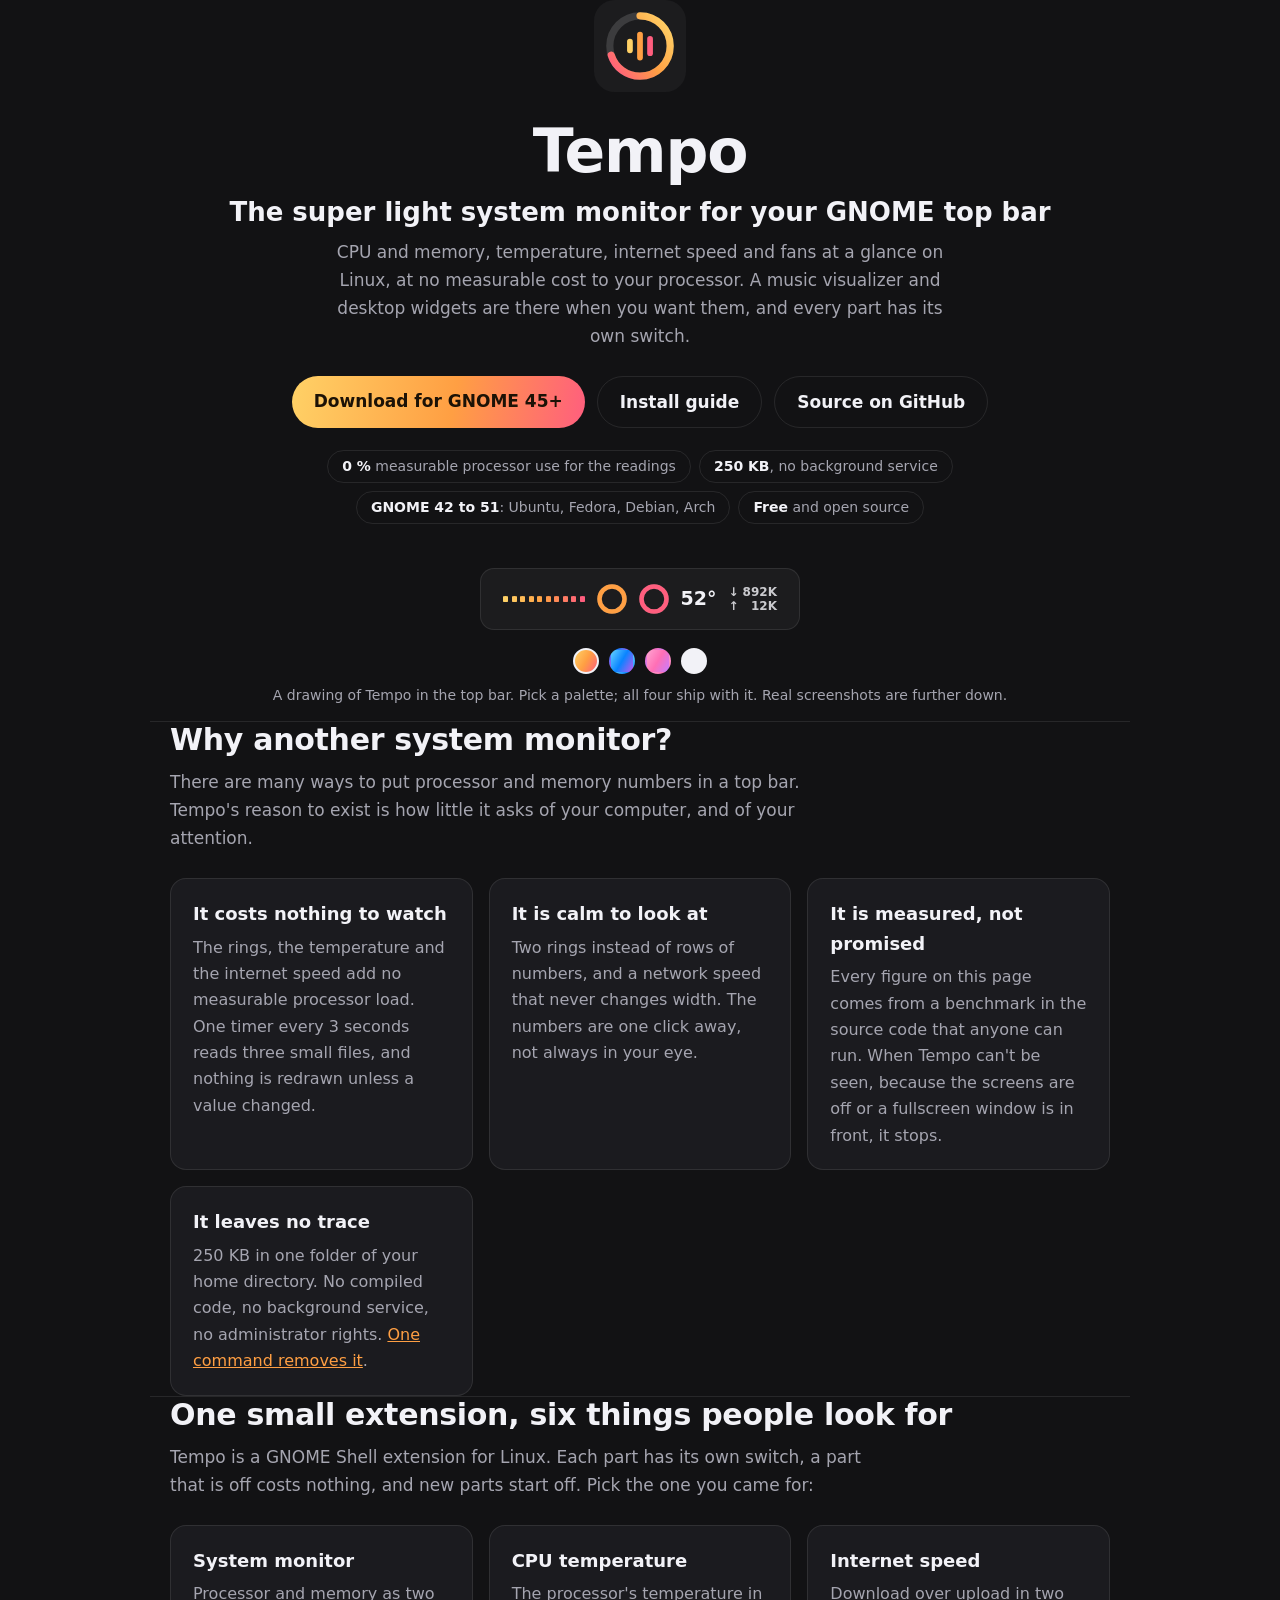
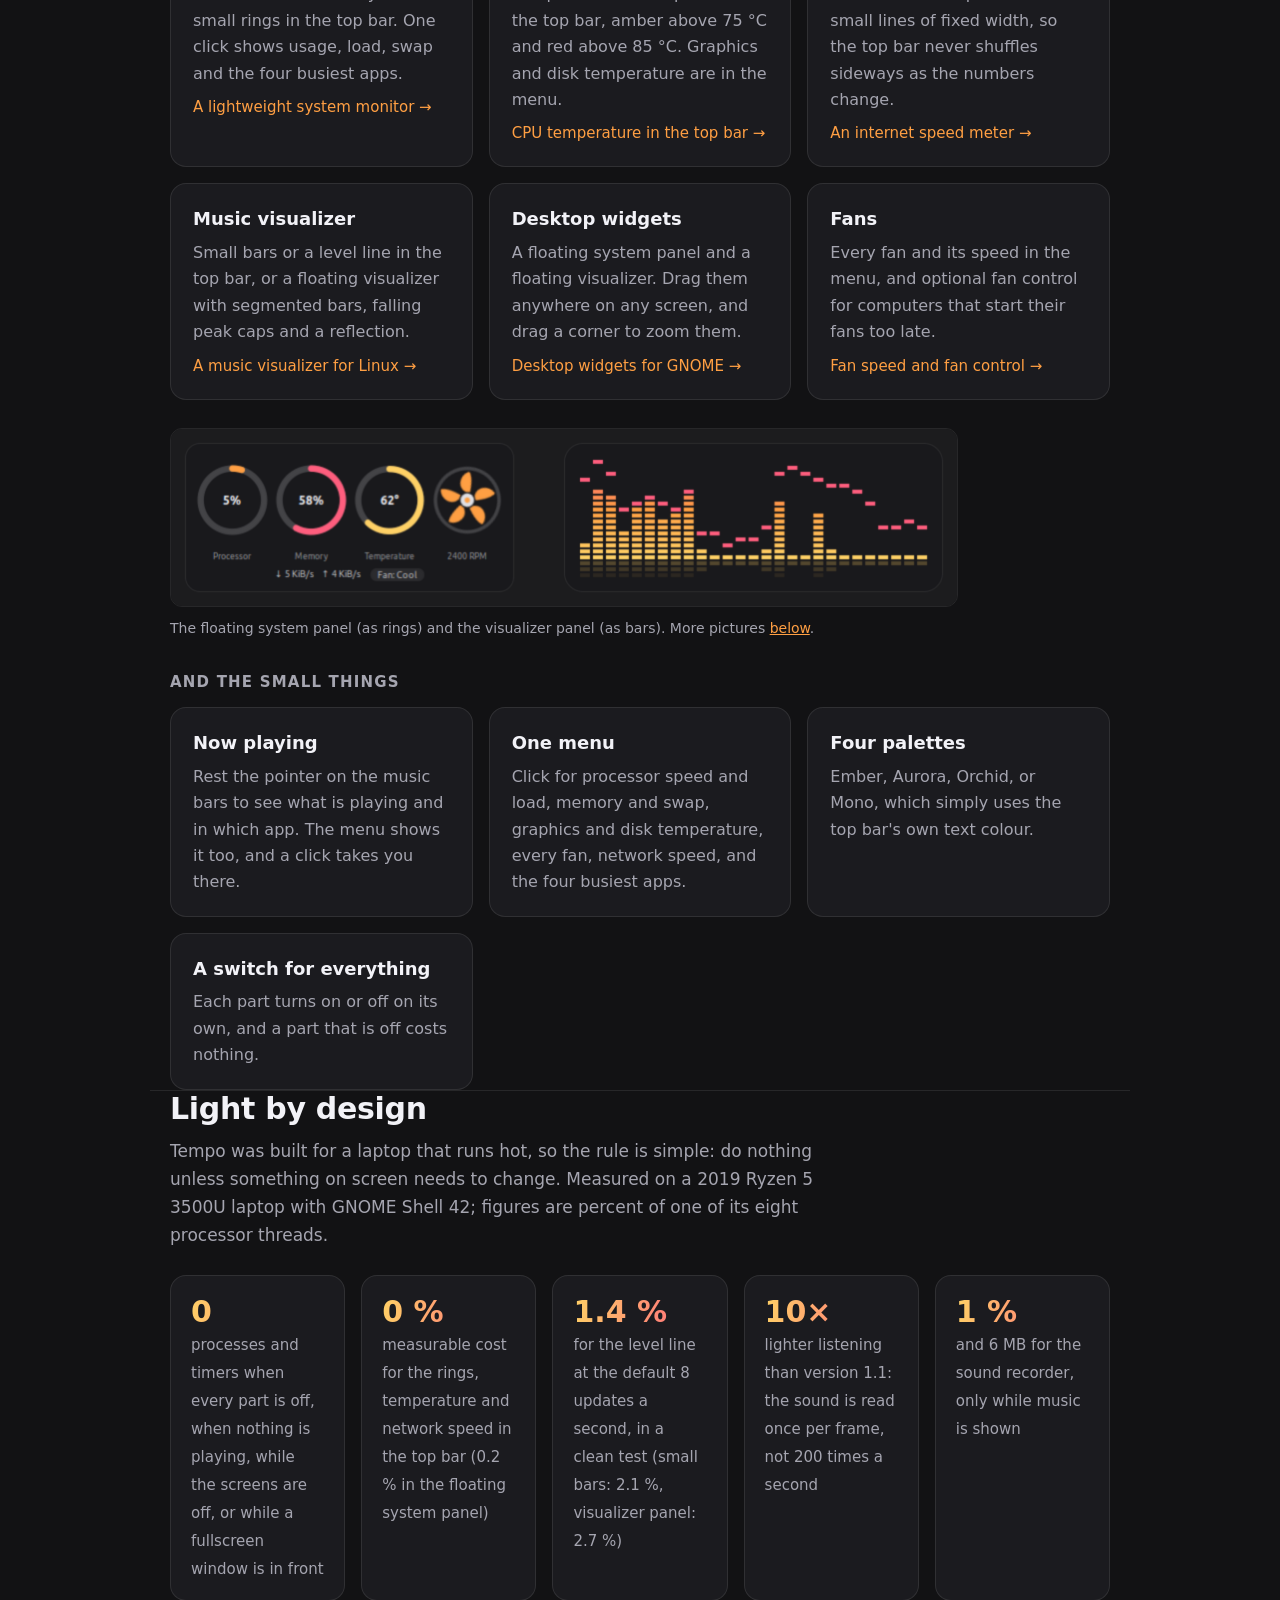
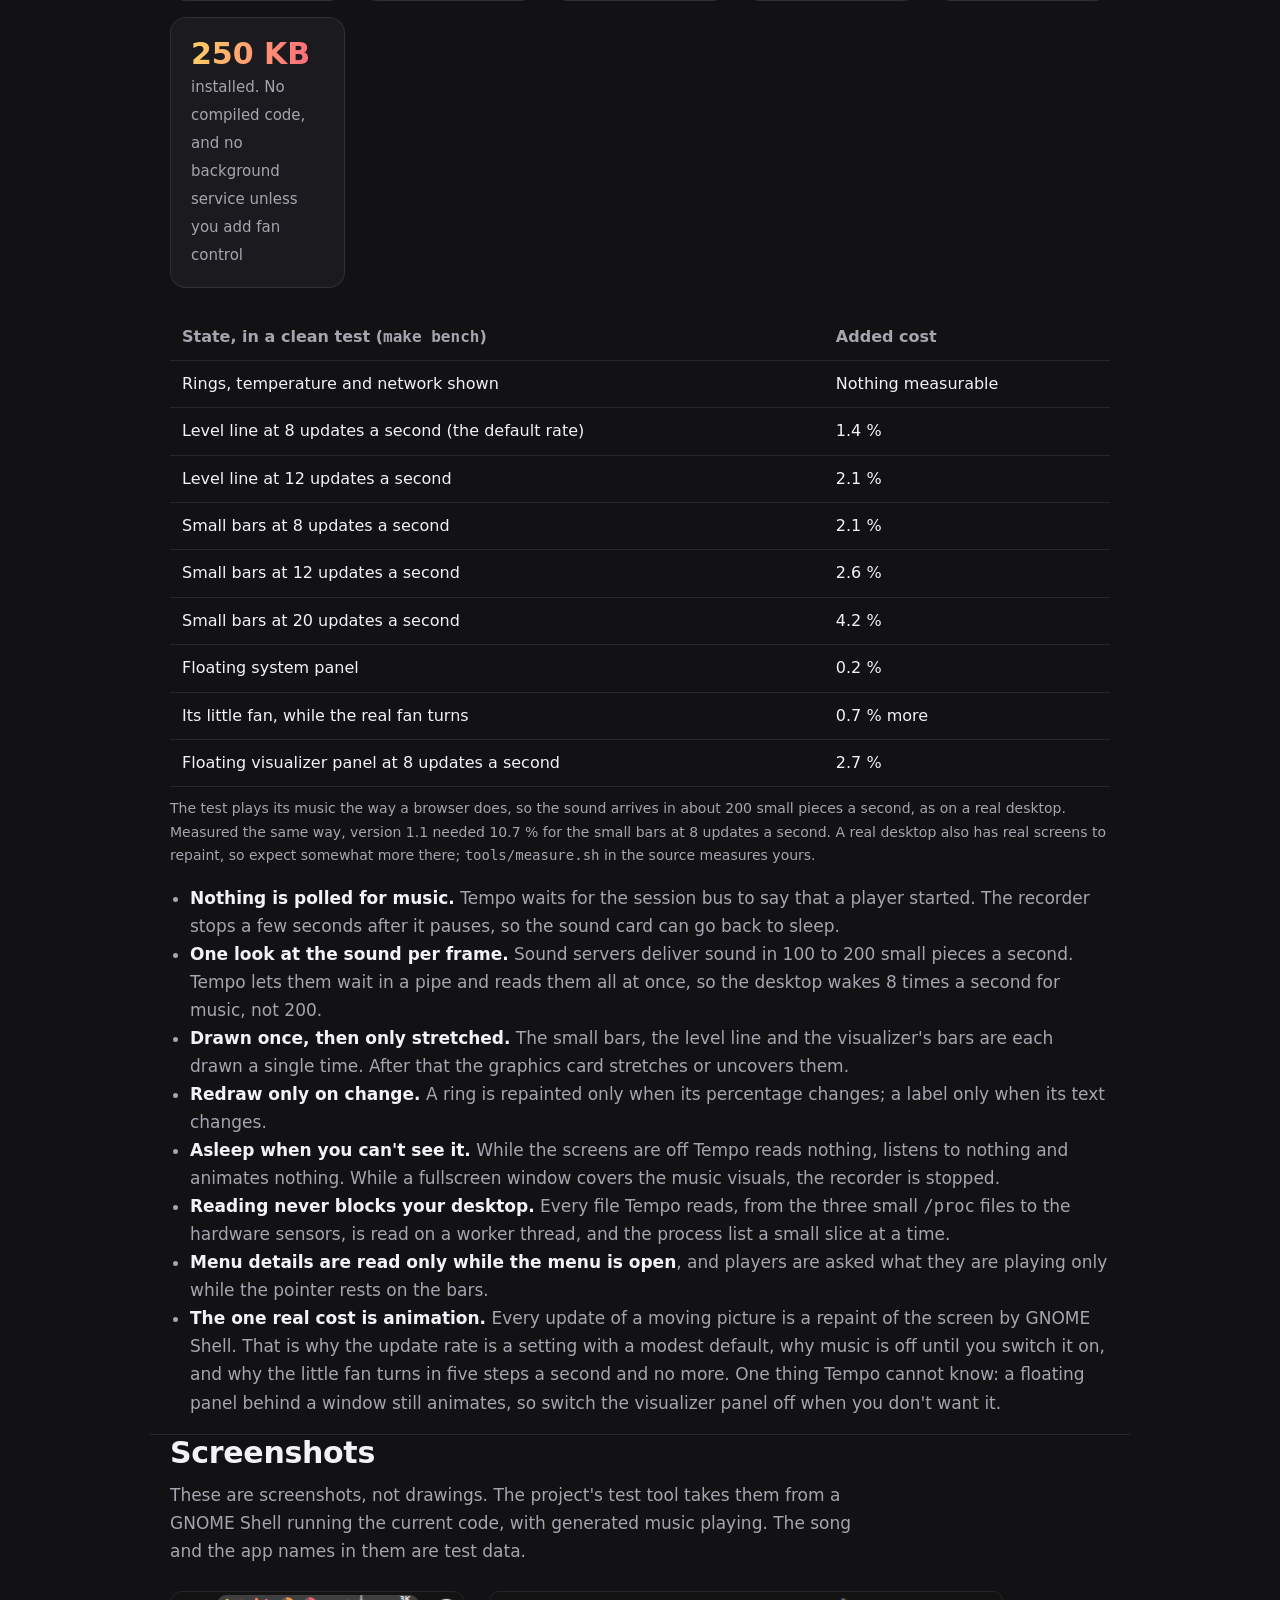
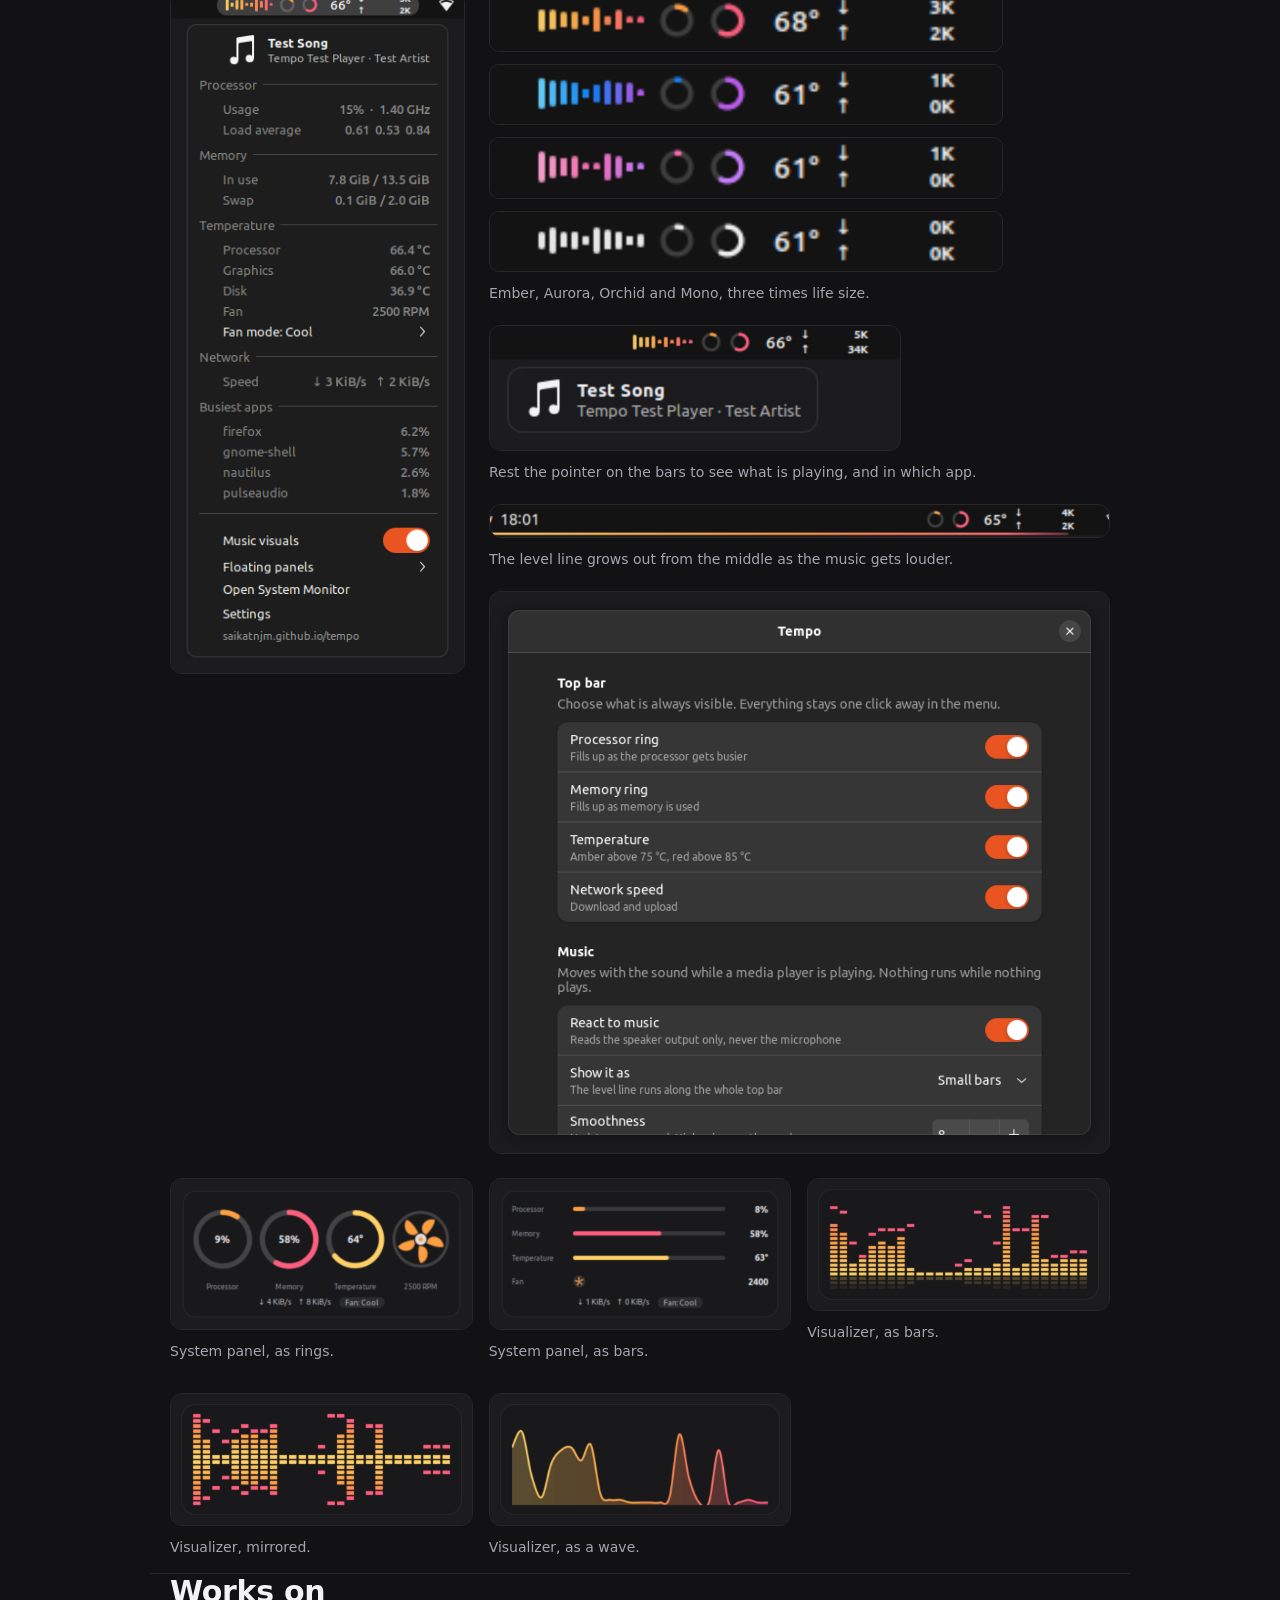
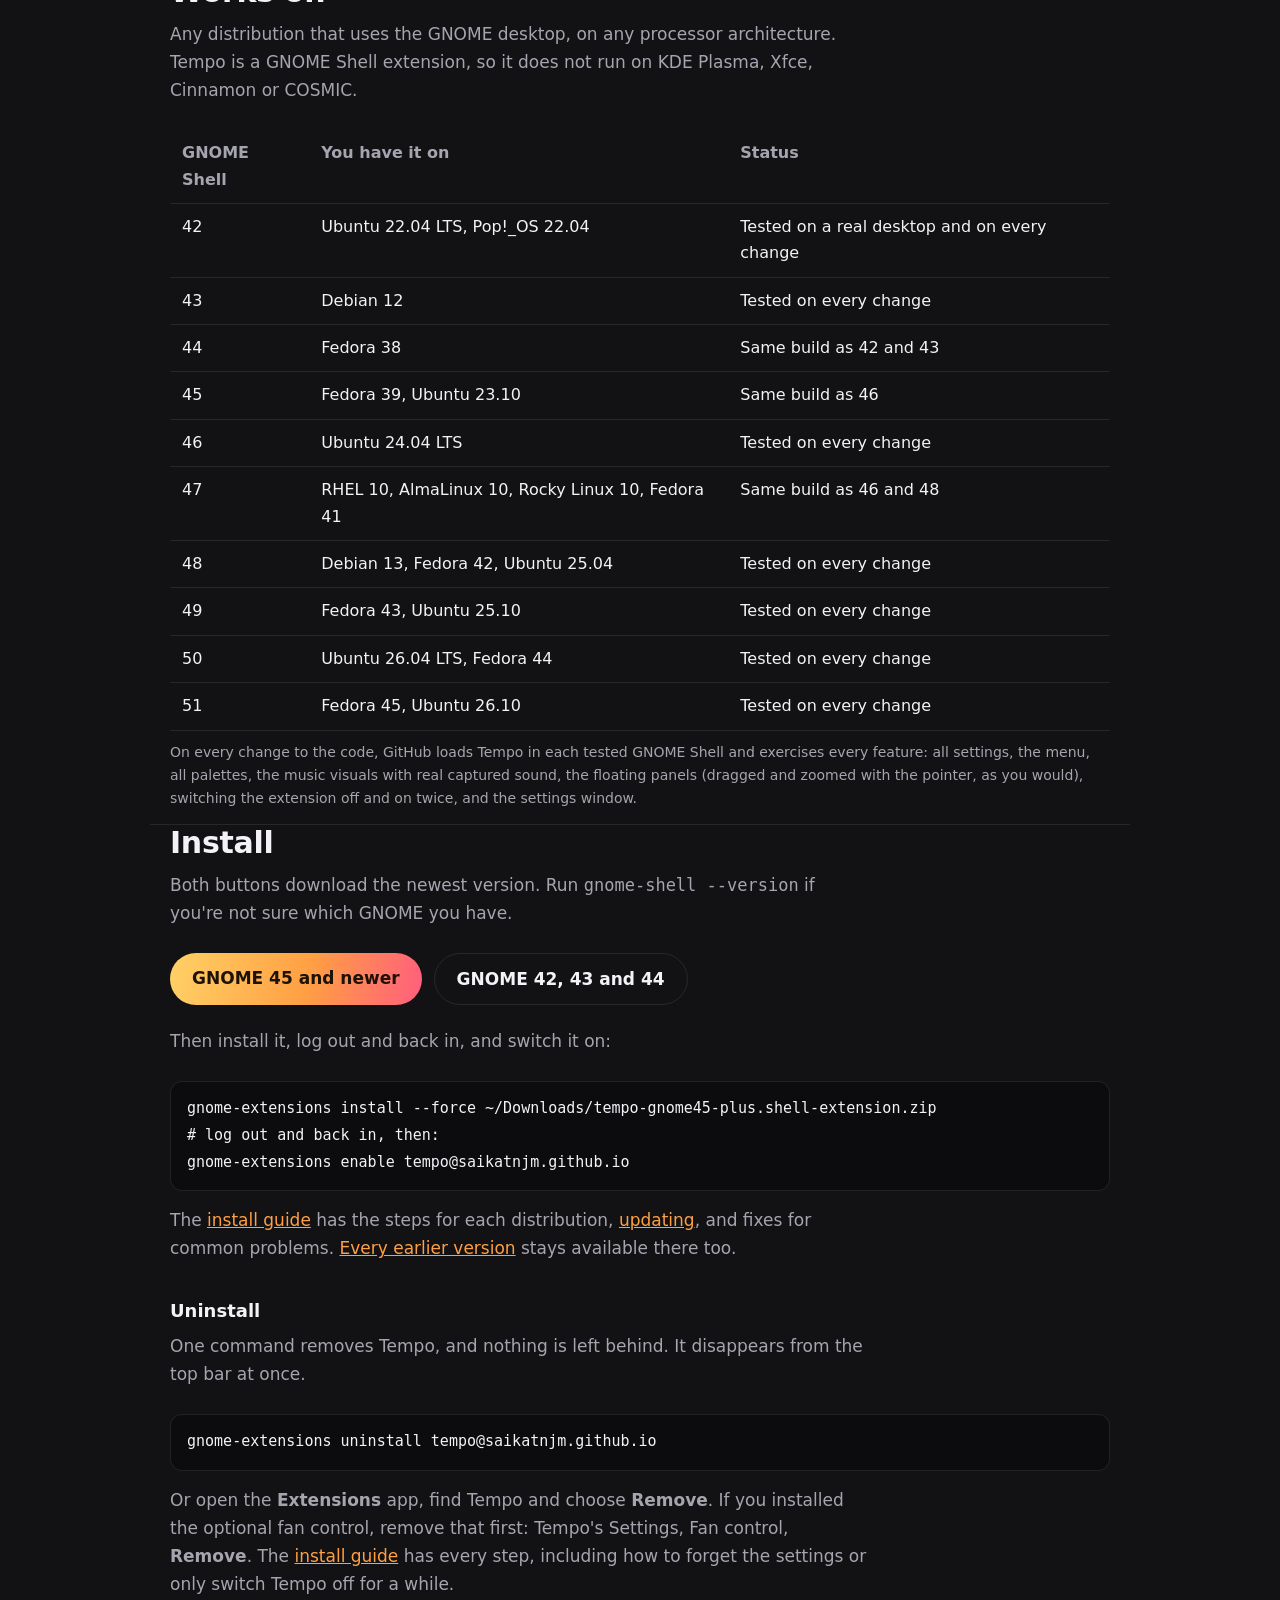
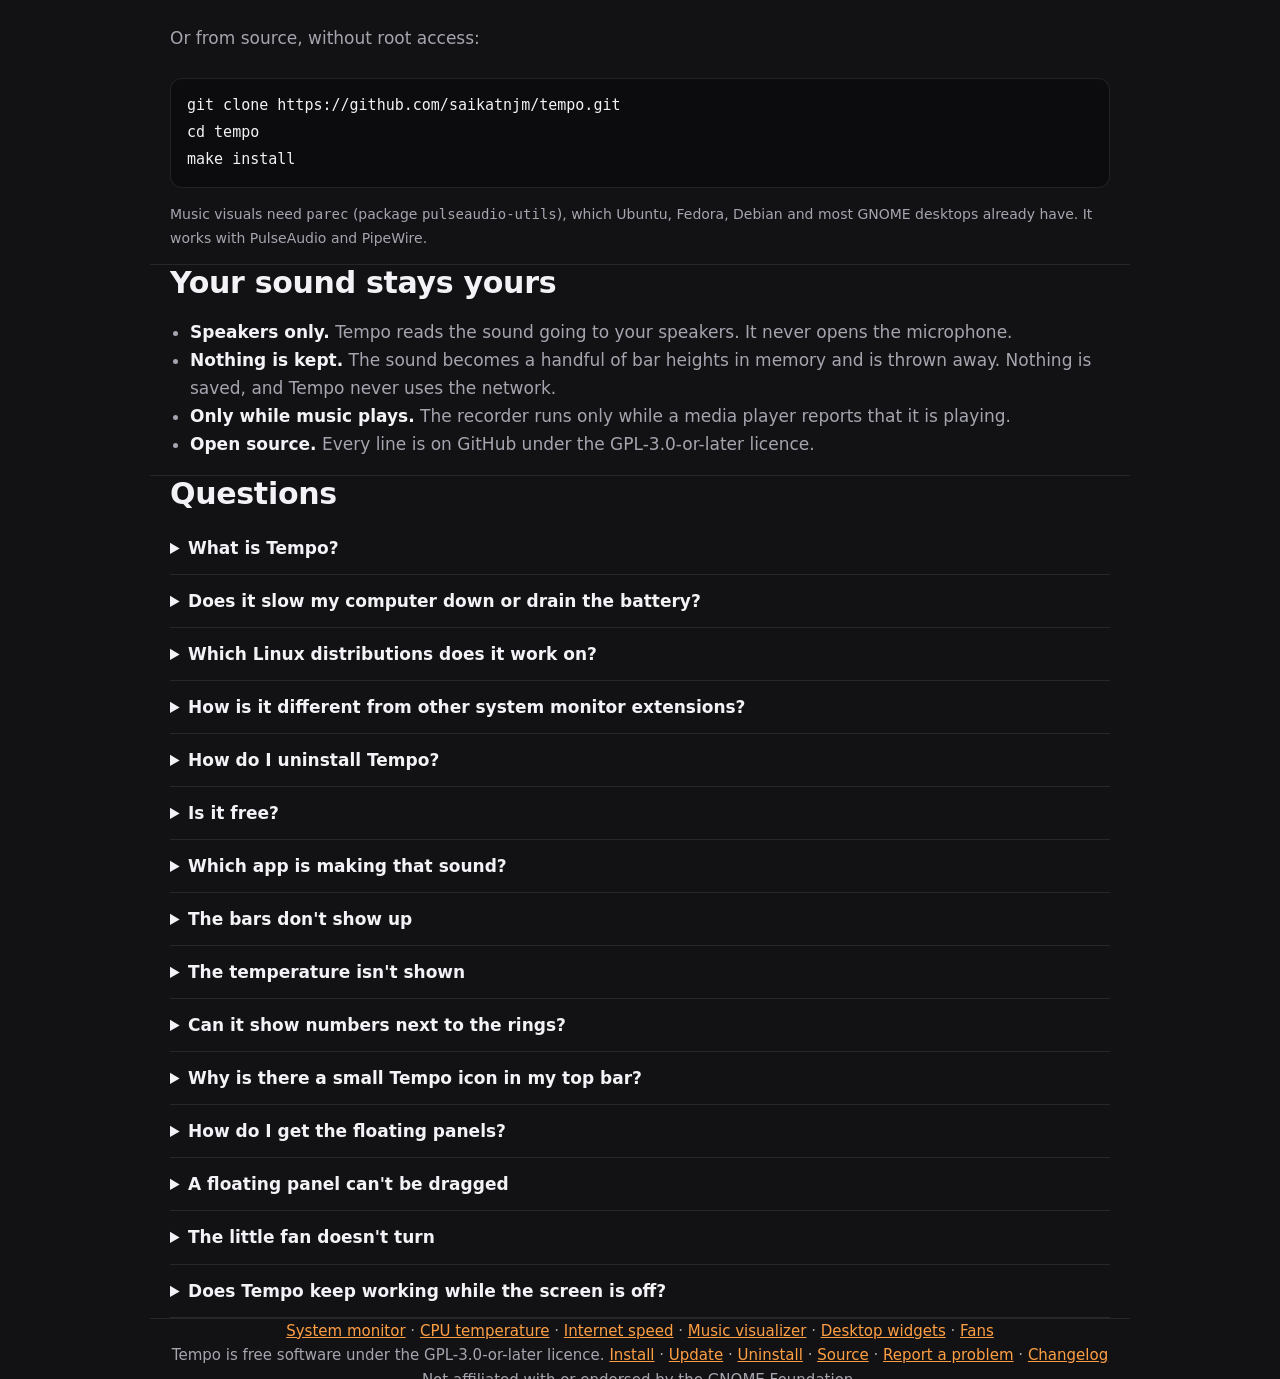
<file: docs/index.html>
<!doctype html>
<html lang="en">
<head>
<meta charset="utf-8">
<meta name="viewport" content="width=device-width, initial-scale=1">
<title>Tempo: a super light system monitor for the GNOME top bar</title>
<meta name="description" content="CPU, memory, temperature, internet speed and fans in the GNOME top bar on Linux, at no measurable cost. With a music visualizer and desktop widgets. Free.">
<meta name="google-site-verification" content="RF5trxrdZtkytEnmTEsT2Wl1QqtxB0JtmKpjnZm3wFc">
<link rel="canonical" href="https://saikatnjm.github.io/tempo/">
<meta property="og:type" content="website">
<meta property="og:site_name" content="Tempo">
<meta property="og:title" content="Tempo: a super light system monitor for the GNOME top bar">
<meta property="og:description" content="CPU, memory, temperature, internet speed and fans in the GNOME top bar on Linux, at no measurable cost. With a music visualizer and desktop widgets. Free.">
<meta property="og:url" content="https://saikatnjm.github.io/tempo/">
<meta property="og:image" content="https://saikatnjm.github.io/tempo/assets/social-card.png">
<meta property="og:image:width" content="1200">
<meta property="og:image:height" content="630">
<meta property="og:image:alt" content="Tempo: a super light system monitor for the GNOME top bar">
<meta name="twitter:card" content="summary_large_image">
<meta name="theme-color" content="#121214">
<link rel="icon" type="image/svg+xml" href="assets/logo.svg">
<!-- What search engines may show about Tempo. Refreshed by tools/site.py from the questions at
     the bottom of this page; change those, not this block. -->
<!-- SEO:START -->
<script type="application/ld+json">
{
 "@context": "https://schema.org",
 "@graph": [
  {
   "@type": "SoftwareApplication",
   "name": "Tempo",
   "description": "A super light system monitor for the GNOME top bar on Linux: CPU and memory rings, temperature, internet speed and fans, with a music visualizer and desktop widgets when you want them.",
   "applicationCategory": "UtilitiesApplication",
   "applicationSubCategory": "System monitor",
   "operatingSystem": "Linux with the GNOME desktop (GNOME Shell 42 to 51)",
   "softwareVersion": "1.3.0",
   "offers": {
    "@type": "Offer",
    "price": "0",
    "priceCurrency": "USD"
   },
   "isAccessibleForFree": true,
   "license": "https://www.gnu.org/licenses/gpl-3.0.html",
   "url": "https://saikatnjm.github.io/tempo/",
   "downloadUrl": "https://github.com/saikatnjm/tempo/releases/latest",
   "codeRepository": "https://github.com/saikatnjm/tempo",
   "image": "https://saikatnjm.github.io/tempo/assets/social-card.png",
   "screenshot": "https://saikatnjm.github.io/tempo/assets/float-both.png"
  },
  {
   "@type": "WebSite",
   "name": "Tempo",
   "url": "https://saikatnjm.github.io/tempo/",
   "description": "A super light system monitor for the GNOME top bar on Linux: CPU and memory rings, temperature, internet speed and fans, with a music visualizer and desktop widgets when you want them."
  },
  {
   "@type": "FAQPage",
   "mainEntity": [
    {
     "@type": "Question",
     "name": "What is Tempo?",
     "acceptedAnswer": {
      "@type": "Answer",
      "text": "A GNOME Shell extension for Linux that works as a super light system monitor in the top bar: processor and memory rings, temperature, internet speed and fans. It can also show your music as a visualizer, and put floating panels on your desktop."
     }
    },
    {
     "@type": "Question",
     "name": "Does it slow my computer down or drain the battery?",
     "acceptedAnswer": {
      "@type": "Answer",
      "text": "The system readings add no measurable processor load. The music visuals are the one part that costs something: 1.4 to 2.7 % of one processor core at the default rate while music plays, plus about 1 % for the sound recorder, and nothing while it doesn't. While the screens are off, nothing runs at all."
     }
    },
    {
     "@type": "Question",
     "name": "Which Linux distributions does it work on?",
     "acceptedAnswer": {
      "@type": "Answer",
      "text": "Any distribution with the GNOME desktop, versions 42 to 51: Ubuntu 22.04 to 26.10, Fedora, Debian 12 and 13, Arch, openSUSE, Pop!_OS 22.04, Zorin OS and others. It does not run on KDE Plasma, Xfce or Cinnamon."
     }
    },
    {
     "@type": "Question",
     "name": "How is it different from other system monitor extensions?",
     "acceptedAnswer": {
      "@type": "Answer",
      "text": "It shows less in the top bar on purpose (two rings instead of rows of numbers), it publishes what it costs and how that was measured, and it stops entirely when you can't see it. If you want many numbers in view at once, another extension may suit you better."
     }
    },
    {
     "@type": "Question",
     "name": "How do I uninstall Tempo?",
     "acceptedAnswer": {
      "@type": "Answer",
      "text": "Run gnome-extensions uninstall tempo@saikatnjm.github.io in a terminal, or open the Extensions app, find Tempo and choose Remove. It disappears at once and nothing is left behind. If you installed the optional fan control, remove that first in Tempo's Settings, under Fan control."
     }
    },
    {
     "@type": "Question",
     "name": "Is it free?",
     "acceptedAnswer": {
      "@type": "Answer",
      "text": "Yes. Tempo is free and open source under the GPL-3.0-or-later licence, with no accounts, no ads and no network access."
     }
    },
    {
     "@type": "Question",
     "name": "Which app is making that sound?",
     "acceptedAnswer": {
      "@type": "Answer",
      "text": "Rest the pointer on the small bars, or open the menu: the song and the app are at the top. Click it there to go to the app."
     }
    },
    {
     "@type": "Question",
     "name": "The bars don't show up",
     "acceptedAnswer": {
      "@type": "Answer",
      "text": "Check that \"React to music\" is on, that something is playing sound, and that the player supports the standard media controls. If it appears in GNOME's media controls in the notification list, it does."
     }
    },
    {
     "@type": "Question",
     "name": "The temperature isn't shown",
     "acceptedAnswer": {
      "@type": "Answer",
      "text": "Your machine has no sensor Tempo recognises yet. AMD, Intel and most ARM boards work; please open an issue for anything else."
     }
    },
    {
     "@type": "Question",
     "name": "Can it show numbers next to the rings?",
     "acceptedAnswer": {
      "@type": "Answer",
      "text": "The numbers are one click away in the menu. Keeping the top bar calm is the point."
     }
    },
    {
     "@type": "Question",
     "name": "Why is there a small Tempo icon in my top bar?",
     "acceptedAnswer": {
      "@type": "Answer",
      "text": "Every part is switched off, or the floating panels have taken their place. The icon keeps the menu reachable."
     }
    },
    {
     "@type": "Question",
     "name": "How do I get the floating panels?",
     "acceptedAnswer": {
      "@type": "Answer",
      "text": "Click Tempo, open Floating panels and switch on the system panel, the visualizer panel, or both. Their designs, background and placement are in the settings."
     }
    },
    {
     "@type": "Question",
     "name": "A floating panel can't be dragged",
     "acceptedAnswer": {
      "@type": "Answer",
      "text": "A panel on the desktop sits behind everything else, so a click only reaches it where nothing is in front. If your desktop shows icons, or you use the older X11 session, the click never arrives: set Place them to On top of windows in the settings, move and size the panel, then switch back."
     }
    },
    {
     "@type": "Question",
     "name": "The little fan doesn't turn",
     "acceptedAnswer": {
      "@type": "Answer",
      "text": "It turns only while the real fan does; many laptops keep the fan off until they are warm. If the panel shows no fan at all, your computer doesn't report a fan speed to Linux."
     }
    },
    {
     "@type": "Question",
     "name": "Does Tempo keep working while the screen is off?",
     "acceptedAnswer": {
      "@type": "Answer",
      "text": "No, on purpose. While the screens are off it reads nothing, listens to nothing and animates nothing. On the lock screen GNOME switches extensions off altogether."
     }
    }
   ]
  }
 ]
}
</script>
<!-- SEO:END -->
<style>
:root {
  --bg: #121214; --surface: #1b1b1f; --line: rgba(255, 255, 255, .09);
  --text: #f2f2f7; --muted: #a5a5b0;
  --p1: #ffd166; --p2: #ff9f43; --p3: #ff5e7e;
}
* { box-sizing: border-box; }
html { scroll-behavior: smooth; }
body {
  margin: 0; background: var(--bg); color: var(--text);
  font: 17px/1.65 Inter, system-ui, -apple-system, "Segoe UI", Roboto, Ubuntu, Cantarell, sans-serif;
}
a { color: var(--p2); }
img { max-width: 100%; height: auto; }
.wrap { max-width: 980px; margin: 0 auto; padding: 0 20px; }
header { text-align: center; padding: 72px 0 40px; }
header img.logo { width: 92px; height: 92px; }
h1 { font-size: clamp(40px, 7vw, 60px); line-height: 1.1; margin: 18px 0 8px; letter-spacing: -.02em; }
h2 { font-size: 30px; line-height: 1.2; margin: 0 0 10px; letter-spacing: -.01em; }
h3 { font-size: 18px; margin: 0 0 6px; }
.tagline { display: block; font-size: clamp(20px, 3.4vw, 26px); line-height: 1.3; font-weight: 600; letter-spacing: 0; margin: 12px 0 0; }
.facts { display: flex; flex-wrap: wrap; gap: 8px; justify-content: center; padding: 0; margin: 22px 0 0; list-style: none; }
.facts li { border: 1px solid var(--line); border-radius: 999px; padding: 4px 14px; font-size: 14px; color: var(--muted); }
.facts b { color: var(--text); }
a.card { display: block; text-decoration: none; color: var(--text); }
a.card:hover { border-color: rgba(255, 255, 255, .25); }
a.card .more { color: var(--p2); font-size: 15px; display: inline-block; margin-top: 8px; }
.sub { color: var(--muted); max-width: 620px; margin: 0 auto 26px; }
.lead { color: var(--muted); max-width: 700px; margin: 0 0 26px; }
.buttons { display: flex; gap: 12px; justify-content: center; flex-wrap: wrap; }
.button {
  display: inline-block; padding: 11px 22px; border-radius: 999px; font-weight: 600;
  text-decoration: none; border: 1px solid var(--line); color: var(--text);
}
.button.primary { background: linear-gradient(100deg, var(--p1), var(--p2) 55%, var(--p3)); color: #1c1206; border: 0; }
section { padding: 56px 0; border-top: 1px solid var(--line); }

/* The live demo: a slice of top bar drawn in CSS */
.demo { margin: 44px auto 0; display: inline-flex; align-items: center; gap: 12px;
  background: #1c1c1e; border: 1px solid var(--line); border-radius: 14px; padding: 14px 22px; }
.bars { display: flex; align-items: center; gap: 3.5px; height: 30px; }
.bars i { width: 5px; height: 30px; border-radius: 3px; transform: scaleY(.2);
  animation: beat var(--d) ease-in-out var(--o) infinite alternate; }
@keyframes beat { from { transform: scaleY(.17); } to { transform: scaleY(1); } }
.ring { width: 30px; height: 30px; transform: rotate(-90deg); }
.ring circle { fill: none; stroke-width: 4.5; }
.ring .track { stroke: rgba(255, 255, 255, .2); }
.ring .value { stroke-linecap: round; stroke-dasharray: 78.5; animation: fill 7s ease-in-out infinite alternate; }
.ring.cpu .value { stroke: var(--p2); --from: 68; --to: 34; }
.ring.mem .value { stroke: var(--p3); --from: 50; --to: 42; animation-duration: 11s; }
@keyframes fill { from { stroke-dashoffset: var(--from); } to { stroke-dashoffset: var(--to); } }
.demo .temp { font-weight: 600; font-size: 19px; font-variant-numeric: tabular-nums; }
.demo .net { display: inline-grid; grid-template-columns: auto auto; column-gap: 4px; text-align: right;
  font-weight: 600; font-size: 12px; line-height: 1.2; font-variant-numeric: tabular-nums; color: rgba(242, 242, 247, .82); }
.swatches { display: flex; gap: 10px; justify-content: center; margin-top: 18px; }
.swatches button { width: 26px; height: 26px; border-radius: 50%; border: 2px solid transparent; cursor: pointer; padding: 0; }
.swatches button[aria-pressed="true"] { border-color: var(--text); }
.caption { color: var(--muted); font-size: 14px; margin-top: 10px; }

.grid { display: grid; grid-template-columns: repeat(auto-fit, minmax(260px, 1fr)); gap: 16px; }
.card { background: var(--surface); border: 1px solid var(--line); border-radius: 16px; padding: 20px 22px; }
.card p { margin: 0; color: var(--muted); font-size: 16px; }
h3.group { font-size: 15px; text-transform: uppercase; letter-spacing: .08em; color: var(--muted); margin: 30px 0 12px; }
figure.wide { margin: 28px 0 0; }
figure.wide img, .shots3 img { border-radius: 12px; border: 1px solid var(--line); display: block; }
.shots3 { display: grid; grid-template-columns: repeat(auto-fit, minmax(240px, 1fr)); gap: 16px; margin-top: 24px; }
.shots3 figure { margin: 0; }
.metrics { display: grid; grid-template-columns: repeat(auto-fit, minmax(170px, 1fr)); gap: 16px; margin: 0 0 26px; }
.metric { background: var(--surface); border: 1px solid var(--line); border-radius: 16px; padding: 18px 20px; }
.metric b { display: block; font-size: 30px; line-height: 1.2;
  background: linear-gradient(100deg, var(--p1), var(--p3)); -webkit-background-clip: text; background-clip: text; color: transparent; }
.metric span { color: var(--muted); font-size: 15px; }
table { width: 100%; border-collapse: collapse; font-size: 16px; }
th, td { text-align: left; padding: 10px 12px; border-bottom: 1px solid var(--line); vertical-align: top; }
th { color: var(--muted); font-weight: 600; }
.scroll { overflow-x: auto; }
ul.plain { padding-left: 20px; color: var(--muted); }
ul.plain b { color: var(--text); }
.shots { display: grid; grid-template-columns: minmax(0, 295px) minmax(0, 1fr); gap: 24px; align-items: start; }
.shots figure { margin: 0; }
.shots img { border-radius: 12px; border: 1px solid var(--line); display: block; }
.palettes { display: grid; gap: 12px; }
.palettes img { border-radius: 10px; }
pre { background: #0c0c0e; border: 1px solid var(--line); border-radius: 12px; padding: 14px 16px; overflow-x: auto; font-size: 15px; }
code { font-family: ui-monospace, "JetBrains Mono", "DejaVu Sans Mono", Menlo, monospace; }
details { border-bottom: 1px solid var(--line); padding: 12px 0; }
summary { cursor: pointer; font-weight: 600; }
details p { color: var(--muted); margin: 8px 0 0; }
footer { color: var(--muted); font-size: 15px; padding: 36px 0 60px; border-top: 1px solid var(--line); text-align: center; }
@media (max-width: 700px) { .shots { grid-template-columns: 1fr; } .demo { gap: 9px; padding: 12px 14px; } .demo .net { display: none; } }
@media (prefers-reduced-motion: reduce) { .bars i, .ring .value { animation: none; } .bars i { transform: scaleY(.6); } }
</style>
</head>
<body>

<header class="wrap">
  <img class="logo" src="assets/logo.svg" alt="Tempo logo" width="92" height="92">
  <h1>Tempo <span class="tagline">The super light system monitor for your GNOME top bar</span></h1>
  <p class="sub">CPU and memory, temperature, internet speed and fans at a glance on Linux, at no measurable cost to your processor. A music visualizer and desktop widgets are there when you want them, and every part has its own switch.</p>
  <div class="buttons">
    <a class="button primary" href="https://github.com/saikatnjm/tempo/releases/latest/download/tempo-gnome45-plus.shell-extension.zip">Download for GNOME 45+</a>
    <a class="button" href="install.html">Install guide</a>
    <a class="button" href="https://github.com/saikatnjm/tempo">Source on GitHub</a>
  </div>
  <ul class="facts">
    <li><b>0 %</b> measurable processor use for the readings</li>
    <li><b>250 KB</b>, no background service</li>
    <li><b>GNOME 42 to 51</b>: Ubuntu, Fedora, Debian, Arch</li>
    <li><b>Free</b> and open source</li>
  </ul>

  <div>
    <div class="demo" role="img" aria-label="Animated drawing of Tempo in a top bar: music bars, a processor ring, a memory ring, 52 degrees, and download over upload speed">
      <span class="bars" id="bars"></span>
      <svg class="ring cpu" viewBox="0 0 30 30"><circle class="track" cx="15" cy="15" r="12.5"/><circle class="value" cx="15" cy="15" r="12.5"/></svg>
      <svg class="ring mem" viewBox="0 0 30 30"><circle class="track" cx="15" cy="15" r="12.5"/><circle class="value" cx="15" cy="15" r="12.5"/></svg>
      <span class="temp">52°</span>
      <span class="net"><span>↓</span><span>892K</span><span>↑</span><span>12K</span></span>
    </div>
  </div>
  <div class="swatches" id="swatches" aria-label="Colour palette for the drawing above"></div>
  <p class="caption">A drawing of Tempo in the top bar. Pick a palette; all four ship with it. Real screenshots are further down.</p>
</header>

<main>
<section class="wrap" id="why">
  <h2>Why another system monitor?</h2>
  <p class="lead">There are many ways to put processor and memory numbers in a top bar. Tempo's reason to exist is how little it asks of your computer, and of your attention.</p>
  <div class="grid">
    <div class="card"><h3>It costs nothing to watch</h3><p>The rings, the temperature and the internet speed add no measurable processor load. One timer every 3 seconds reads three small files, and nothing is redrawn unless a value changed.</p></div>
    <div class="card"><h3>It is calm to look at</h3><p>Two rings instead of rows of numbers, and a network speed that never changes width. The numbers are one click away, not always in your eye.</p></div>
    <div class="card"><h3>It is measured, not promised</h3><p>Every figure on this page comes from a benchmark in the source code that anyone can run. When Tempo can't be seen, because the screens are off or a fullscreen window is in front, it stops.</p></div>
    <div class="card"><h3>It leaves no trace</h3><p>250 KB in one folder of your home directory. No compiled code, no background service, no administrator rights. <a href="#uninstall">One command removes it</a>.</p></div>
  </div>
</section>

<section class="wrap" id="features">
  <h2>One small extension, six things people look for</h2>
  <p class="lead">Tempo is a GNOME Shell extension for Linux. Each part has its own switch, a part that is off costs nothing, and new parts start off. Pick the one you came for:</p>
  <div class="grid">
    <a class="card" href="system-monitor.html"><h3>System monitor</h3><p>Processor and memory as two small rings in the top bar. One click shows usage, load, swap and the four busiest apps.</p><span class="more">A lightweight system monitor →</span></a>
    <a class="card" href="cpu-temperature.html"><h3>CPU temperature</h3><p>The processor's temperature in the top bar, amber above 75 °C and red above 85 °C. Graphics and disk temperature are in the menu.</p><span class="more">CPU temperature in the top bar →</span></a>
    <a class="card" href="network-speed.html"><h3>Internet speed</h3><p>Download over upload in two small lines of fixed width, so the top bar never shuffles sideways as the numbers change.</p><span class="more">An internet speed meter →</span></a>
    <a class="card" href="music-visualizer.html"><h3>Music visualizer</h3><p>Small bars or a level line in the top bar, or a floating visualizer with segmented bars, falling peak caps and a reflection.</p><span class="more">A music visualizer for Linux →</span></a>
    <a class="card" href="desktop-widgets.html"><h3>Desktop widgets</h3><p>A floating system panel and a floating visualizer. Drag them anywhere on any screen, and drag a corner to zoom them.</p><span class="more">Desktop widgets for GNOME →</span></a>
    <a class="card" href="fan-control.html"><h3>Fans</h3><p>Every fan and its speed in the menu, and optional fan control for computers that start their fans too late.</p><span class="more">Fan speed and fan control →</span></a>
  </div>
  <figure class="wide"><img src="assets/float-both.png" width="788" alt="The system panel with rings and a fan, and the visualizer panel with segmented bars, on the desktop" loading="lazy"></figure>
  <p class="caption">The floating system panel (as rings) and the visualizer panel (as bars). More pictures <a href="#screenshots">below</a>.</p>
  <h3 class="group">And the small things</h3>
  <div class="grid">
    <div class="card"><h3>Now playing</h3><p>Rest the pointer on the music bars to see what is playing and in which app. The menu shows it too, and a click takes you there.</p></div>
    <div class="card"><h3>One menu</h3><p>Click for processor speed and load, memory and swap, graphics and disk temperature, every fan, network speed, and the four busiest apps.</p></div>
    <div class="card"><h3>Four palettes</h3><p>Ember, Aurora, Orchid, or Mono, which simply uses the top bar's own text colour.</p></div>
    <div class="card"><h3>A switch for everything</h3><p>Each part turns on or off on its own, and a part that is off costs nothing.</p></div>
  </div>
</section>

<section class="wrap" id="light">
  <h2>Light by design</h2>
  <p class="lead">Tempo was built for a laptop that runs hot, so the rule is simple: do nothing unless something on screen needs to change. Measured on a 2019 Ryzen 5 3500U laptop with GNOME Shell 42; figures are percent of one of its eight processor threads.</p>
  <div class="metrics" id="metrics">
    <div class="metric"><b>0</b><span>processes and timers when every part is off, when nothing is playing, while the screens are off, or while a fullscreen window is in front</span></div>
    <div class="metric"><b>0 %</b><span>measurable cost for the rings, temperature and network speed in the top bar (0.2 % in the floating system panel)</span></div>
    <div class="metric"><b>1.4 %</b><span>for the level line at the default 8 updates a second, in a clean test (small bars: 2.1 %, visualizer panel: 2.7 %)</span></div>
    <div class="metric"><b>10×</b><span>lighter listening than version 1.1: the sound is read once per frame, not 200 times a second</span></div>
    <div class="metric"><b>1 %</b><span>and 6 MB for the sound recorder, only while music is shown</span></div>
    <div class="metric"><b>250 KB</b><span>installed. No compiled code, and no background service unless you add fan control</span></div>
  </div>
  <div class="scroll">
  <table>
    <thead><tr><th>State, in a clean test (<code>make bench</code>)</th><th>Added cost</th></tr></thead>
    <tbody>
      <tr><td>Rings, temperature and network shown</td><td>Nothing measurable</td></tr>
      <tr><td>Level line at 8 updates a second (the default rate)</td><td>1.4 %</td></tr>
      <tr><td>Level line at 12 updates a second</td><td>2.1 %</td></tr>
      <tr><td>Small bars at 8 updates a second</td><td>2.1 %</td></tr>
      <tr><td>Small bars at 12 updates a second</td><td>2.6 %</td></tr>
      <tr><td>Small bars at 20 updates a second</td><td>4.2 %</td></tr>
      <tr><td>Floating system panel</td><td>0.2 %</td></tr>
      <tr><td>Its little fan, while the real fan turns</td><td>0.7 % more</td></tr>
      <tr><td>Floating visualizer panel at 8 updates a second</td><td>2.7 %</td></tr>
    </tbody>
  </table>
  </div>
  <p class="caption">The test plays its music the way a browser does, so the sound arrives in about 200 small pieces a second, as on a real desktop. Measured the same way, version 1.1 needed 10.7 % for the small bars at 8 updates a second. A real desktop also has real screens to repaint, so expect somewhat more there; <code>tools/measure.sh</code> in the source measures yours.</p>
  <ul class="plain">
    <li><b>Nothing is polled for music.</b> Tempo waits for the session bus to say that a player started. The recorder stops a few seconds after it pauses, so the sound card can go back to sleep.</li>
    <li><b>One look at the sound per frame.</b> Sound servers deliver sound in 100 to 200 small pieces a second. Tempo lets them wait in a pipe and reads them all at once, so the desktop wakes 8 times a second for music, not 200.</li>
    <li><b>Drawn once, then only stretched.</b> The small bars, the level line and the visualizer's bars are each drawn a single time. After that the graphics card stretches or uncovers them.</li>
    <li><b>Redraw only on change.</b> A ring is repainted only when its percentage changes; a label only when its text changes.</li>
    <li><b>Asleep when you can't see it.</b> While the screens are off Tempo reads nothing, listens to nothing and animates nothing. While a fullscreen window covers the music visuals, the recorder is stopped.</li>
    <li><b>Reading never blocks your desktop.</b> Every file Tempo reads, from the three small <code>/proc</code> files to the hardware sensors, is read on a worker thread, and the process list a small slice at a time.</li>
    <li><b>Menu details are read only while the menu is open</b>, and players are asked what they are playing only while the pointer rests on the bars.</li>
    <li><b>The one real cost is animation.</b> Every update of a moving picture is a repaint of the screen by GNOME Shell. That is why the update rate is a setting with a modest default, why music is off until you switch it on, and why the little fan turns in five steps a second and no more. One thing Tempo cannot know: a floating panel behind a window still animates, so switch the visualizer panel off when you don't want it.</li>
  </ul>
</section>

<section class="wrap" id="screenshots">
  <h2>Screenshots</h2>
  <p class="lead">These are screenshots, not drawings. The project's test tool takes them from a GNOME Shell running the current code, with generated music playing. The song and the app names in them are test data.</p>
  <div class="shots">
    <figure><img src="assets/menu.png" width="295" alt="Tempo's menu, open below the top bar" loading="lazy"></figure>
    <div>
      <div class="palettes">
        <img src="assets/bar-ember.png" width="514" alt="Ember palette: amber to coral" loading="lazy">
        <img src="assets/bar-aurora.png" width="514" alt="Aurora palette: blue to violet" loading="lazy">
        <img src="assets/bar-orchid.png" width="514" alt="Orchid palette: pink to violet" loading="lazy">
        <img src="assets/bar-mono.png" width="514" alt="Mono palette: the top bar's own text colour" loading="lazy">
      </div>
      <p class="caption">Ember, Aurora, Orchid and Mono, three times life size.</p>
      <figure style="margin-top: 20px"><img src="assets/tip.png" width="412" alt="A small card under the music bars naming the song and the app" loading="lazy"></figure>
      <p class="caption">Rest the pointer on the bars to see what is playing, and in which app.</p>
      <figure style="margin-top: 20px"><img src="assets/strip-detail.png" alt="The level line: a thin line along the bottom edge of the top bar, longer in the middle" loading="lazy"></figure>
      <p class="caption">The level line grows out from the middle as the music gets louder.</p>
      <figure style="margin-top: 20px"><img src="assets/settings.png" alt="Tempo's settings window" loading="lazy"></figure>
    </div>
  </div>
  <div class="shots3">
    <figure><img src="assets/float-system-rings.png" alt="The system panel as rings: processor, memory, temperature and the fan" loading="lazy"><p class="caption">System panel, as rings.</p></figure>
    <figure><img src="assets/float-system-bars.png" alt="The system panel as bars" loading="lazy"><p class="caption">System panel, as bars.</p></figure>
    <figure><img src="assets/float-viz-bars.png" alt="The visualizer panel as bars of lit segments with peak caps" loading="lazy"><p class="caption">Visualizer, as bars.</p></figure>
    <figure><img src="assets/float-viz-mirror.png" alt="The visualizer panel, mirrored around its middle" loading="lazy"><p class="caption">Visualizer, mirrored.</p></figure>
    <figure><img src="assets/float-viz-wave.png" alt="The visualizer panel as a smooth wave" loading="lazy"><p class="caption">Visualizer, as a wave.</p></figure>
  </div>
</section>

<section class="wrap" id="works-on">
  <h2>Works on</h2>
  <p class="lead">Any distribution that uses the GNOME desktop, on any processor architecture. Tempo is a GNOME Shell extension, so it does not run on KDE Plasma, Xfce, Cinnamon or COSMIC.</p>
  <div class="scroll">
  <table id="compat">
    <thead><tr><th>GNOME Shell</th><th>You have it on</th><th>Status</th></tr></thead>
    <tbody>
      <tr><td>42</td><td>Ubuntu 22.04 LTS, Pop!_OS 22.04</td><td>Tested on a real desktop and on every change</td></tr>
      <tr><td>43</td><td>Debian 12</td><td>Tested on every change</td></tr>
      <tr><td>44</td><td>Fedora 38</td><td>Same build as 42 and 43</td></tr>
      <tr><td>45</td><td>Fedora 39, Ubuntu 23.10</td><td>Same build as 46</td></tr>
      <tr><td>46</td><td>Ubuntu 24.04 LTS</td><td>Tested on every change</td></tr>
      <tr><td>47</td><td>RHEL 10, AlmaLinux 10, Rocky Linux 10, Fedora 41</td><td>Same build as 46 and 48</td></tr>
      <tr><td>48</td><td>Debian 13, Fedora 42, Ubuntu 25.04</td><td>Tested on every change</td></tr>
      <tr><td>49</td><td>Fedora 43, Ubuntu 25.10</td><td>Tested on every change</td></tr>
      <tr><td>50</td><td>Ubuntu 26.04 LTS, Fedora 44</td><td>Tested on every change</td></tr>
      <tr><td>51</td><td>Fedora 45, Ubuntu 26.10</td><td>Tested on every change</td></tr>
    </tbody>
  </table>
  </div>
  <p class="caption">On every change to the code, GitHub loads Tempo in each tested GNOME Shell and exercises every feature: all settings, the menu, all palettes, the music visuals with real captured sound, the floating panels (dragged and zoomed with the pointer, as you would), switching the extension off and on twice, and the settings window.</p>
</section>

<section class="wrap" id="install">
  <h2>Install</h2>
  <p class="lead">Both buttons download the newest version. Run <code>gnome-shell --version</code> if you're not sure which GNOME you have.</p>
  <div class="buttons" style="justify-content: flex-start; margin-bottom: 22px">
    <a class="button primary" href="https://github.com/saikatnjm/tempo/releases/latest/download/tempo-gnome45-plus.shell-extension.zip">GNOME 45 and newer</a>
    <a class="button" href="https://github.com/saikatnjm/tempo/releases/latest/download/tempo-gnome42-44.shell-extension.zip">GNOME 42, 43 and 44</a>
  </div>
  <p class="lead">Then install it, log out and back in, and switch it on:</p>
<pre><code>gnome-extensions install --force ~/Downloads/tempo-gnome45-plus.shell-extension.zip
# log out and back in, then:
gnome-extensions enable tempo@saikatnjm.github.io</code></pre>
  <p class="lead">The <a href="install.html">install guide</a> has the steps for each distribution, <a href="install.html#update">updating</a>, and fixes for common problems. <a href="install.html#versions">Every earlier version</a> stays available there too.</p>
  <h3 id="uninstall" style="margin-top: 34px">Uninstall</h3>
  <p class="lead">One command removes Tempo, and nothing is left behind. It disappears from the top bar at once.</p>
<pre><code>gnome-extensions uninstall tempo@saikatnjm.github.io</code></pre>
  <p class="lead">Or open the <b>Extensions</b> app, find Tempo and choose <b>Remove</b>. If you installed the optional fan control, remove that first: Tempo's Settings, Fan control, <b>Remove</b>. The <a href="install.html#uninstall">install guide</a> has every step, including how to forget the settings or only switch Tempo off for a while.</p>
  <p class="lead">Or from source, without root access:</p>
<pre><code>git clone https://github.com/saikatnjm/tempo.git
cd tempo
make install</code></pre>
  <p class="caption">Music visuals need <code>parec</code> (package <code>pulseaudio-utils</code>), which Ubuntu, Fedora, Debian and most GNOME desktops already have. It works with PulseAudio and PipeWire.</p>
</section>

<section class="wrap" id="privacy">
  <h2>Your sound stays yours</h2>
  <ul class="plain">
    <li><b>Speakers only.</b> Tempo reads the sound going to your speakers. It never opens the microphone.</li>
    <li><b>Nothing is kept.</b> The sound becomes a handful of bar heights in memory and is thrown away. Nothing is saved, and Tempo never uses the network.</li>
    <li><b>Only while music plays.</b> The recorder runs only while a media player reports that it is playing.</li>
    <li><b>Open source.</b> Every line is on GitHub under the GPL-3.0-or-later licence.</li>
  </ul>
</section>

<section class="wrap" id="questions">
  <h2>Questions</h2>
  <details><summary>What is Tempo?</summary><p>A GNOME Shell extension for Linux that works as a super light system monitor in the top bar: processor and memory rings, temperature, internet speed and fans. It can also show your music as a visualizer, and put floating panels on your desktop.</p></details>
  <details><summary>Does it slow my computer down or drain the battery?</summary><p>The system readings add no measurable processor load. The music visuals are the one part that costs something: 1.4 to 2.7 % of one processor core at the default rate while music plays, plus about 1 % for the sound recorder, and nothing while it doesn't. While the screens are off, nothing runs at all.</p></details>
  <details><summary>Which Linux distributions does it work on?</summary><p>Any distribution with the GNOME desktop, versions 42 to 51: Ubuntu 22.04 to 26.10, Fedora, Debian 12 and 13, Arch, openSUSE, Pop!_OS 22.04, Zorin OS and others. It does not run on KDE Plasma, Xfce or Cinnamon.</p></details>
  <details><summary>How is it different from other system monitor extensions?</summary><p>It shows less in the top bar on purpose (two rings instead of rows of numbers), it publishes what it costs and how that was measured, and it stops entirely when you can't see it. If you want many numbers in view at once, another extension may suit you better.</p></details>
  <details><summary>How do I uninstall Tempo?</summary><p>Run gnome-extensions uninstall tempo@saikatnjm.github.io in a terminal, or open the Extensions app, find Tempo and choose Remove. It disappears at once and nothing is left behind. If you installed the optional fan control, remove that first in Tempo's Settings, under Fan control.</p></details>
  <details><summary>Is it free?</summary><p>Yes. Tempo is free and open source under the GPL-3.0-or-later licence, with no accounts, no ads and no network access.</p></details>
  <details><summary>Which app is making that sound?</summary><p>Rest the pointer on the small bars, or open the menu: the song and the app are at the top. Click it there to go to the app.</p></details>
  <details><summary>The bars don't show up</summary><p>Check that "React to music" is on, that something is playing sound, and that the player supports the standard media controls. If it appears in GNOME's media controls in the notification list, it does.</p></details>
  <details><summary>The temperature isn't shown</summary><p>Your machine has no sensor Tempo recognises yet. AMD, Intel and most ARM boards work; please open an issue for anything else.</p></details>
  <details><summary>Can it show numbers next to the rings?</summary><p>The numbers are one click away in the menu. Keeping the top bar calm is the point.</p></details>
  <details><summary>Why is there a small Tempo icon in my top bar?</summary><p>Every part is switched off, or the floating panels have taken their place. The icon keeps the menu reachable.</p></details>
  <details><summary>How do I get the floating panels?</summary><p>Click Tempo, open <b>Floating panels</b> and switch on the system panel, the visualizer panel, or both. Their designs, background and placement are in the settings.</p></details>
  <details><summary>A floating panel can't be dragged</summary><p>A panel on the desktop sits behind everything else, so a click only reaches it where nothing is in front. If your desktop shows icons, or you use the older X11 session, the click never arrives: set <b>Place them</b> to <b>On top of windows</b> in the settings, move and size the panel, then switch back.</p></details>
  <details><summary>The little fan doesn't turn</summary><p>It turns only while the real fan does; many laptops keep the fan off until they are warm. If the panel shows no fan at all, your computer doesn't report a fan speed to Linux.</p></details>
  <details><summary>Does Tempo keep working while the screen is off?</summary><p>No, on purpose. While the screens are off it reads nothing, listens to nothing and animates nothing. On the lock screen GNOME switches extensions off altogether.</p></details>
</section>
</main>

<footer class="wrap">
  <a href="system-monitor.html">System monitor</a> ·
  <a href="cpu-temperature.html">CPU temperature</a> ·
  <a href="network-speed.html">Internet speed</a> ·
  <a href="music-visualizer.html">Music visualizer</a> ·
  <a href="desktop-widgets.html">Desktop widgets</a> ·
  <a href="fan-control.html">Fans</a><br>
  Tempo is free software under the GPL-3.0-or-later licence.
  <a href="install.html">Install</a> ·
  <a href="install.html#update">Update</a> ·
  <a href="install.html#uninstall">Uninstall</a> ·
  <a href="https://github.com/saikatnjm/tempo">Source</a> ·
  <a href="https://github.com/saikatnjm/tempo/issues">Report a problem</a> ·
  <a href="https://github.com/saikatnjm/tempo/blob/main/CHANGELOG.md">Changelog</a><br>
  Not affiliated with or endorsed by the GNOME Foundation.
</footer>

<script>
// The demo's bars and palette buttons. The page reads fine without this script.
(function () {
  var palettes = {
    Ember: ['#ffd166', '#ff9f43', '#ff5e7e'],
    Aurora: ['#64d2ff', '#0a84ff', '#bf5af2'],
    Orchid: ['#ffa3d1', '#ff6fb5', '#c77dff'],
    Mono: ['#f2f2f7', '#f2f2f7', '#f2f2f7']
  };
  function mix(a, b, t) {
    return '#' + [1, 3, 5].map(function (i) {
      var v = Math.round(parseInt(a.substr(i, 2), 16) * (1 - t) + parseInt(b.substr(i, 2), 16) * t);
      return ('0' + v.toString(16)).slice(-2);
    }).join('');
  }
  var bars = document.getElementById('bars');
  var speeds = [0.62, 0.48, 0.81, 0.55, 0.93, 0.44, 0.70, 0.58, 0.87, 0.66];
  for (var i = 0; i < 10; i++) {
    var bar = document.createElement('i');
    bar.style.setProperty('--d', speeds[i] + 's');
    bar.style.setProperty('--o', (-i * 0.137) + 's');
    bars.appendChild(bar);
  }
  var swatches = document.getElementById('swatches');
  function use(name) {
    var p = palettes[name], root = document.documentElement.style;
    root.setProperty('--p1', p[0]); root.setProperty('--p2', p[1]); root.setProperty('--p3', p[2]);
    [].forEach.call(bars.children, function (bar, i) {
      var t = i / 9;
      bar.style.background = t < 0.5 ? mix(p[0], p[1], t * 2) : mix(p[1], p[2], (t - 0.5) * 2);
    });
    [].forEach.call(swatches.children, function (b) { b.setAttribute('aria-pressed', b.title === name); });
  }
  Object.keys(palettes).forEach(function (name) {
    var b = document.createElement('button');
    b.type = 'button'; b.title = name; b.setAttribute('aria-label', name + ' palette');
    b.style.background = 'linear-gradient(120deg, ' + palettes[name].join(', ') + ')';
    b.addEventListener('click', function () { use(name); });
    swatches.appendChild(b);
  });
  use('Ember');
})();
</script>
</body>
</html>
</file>
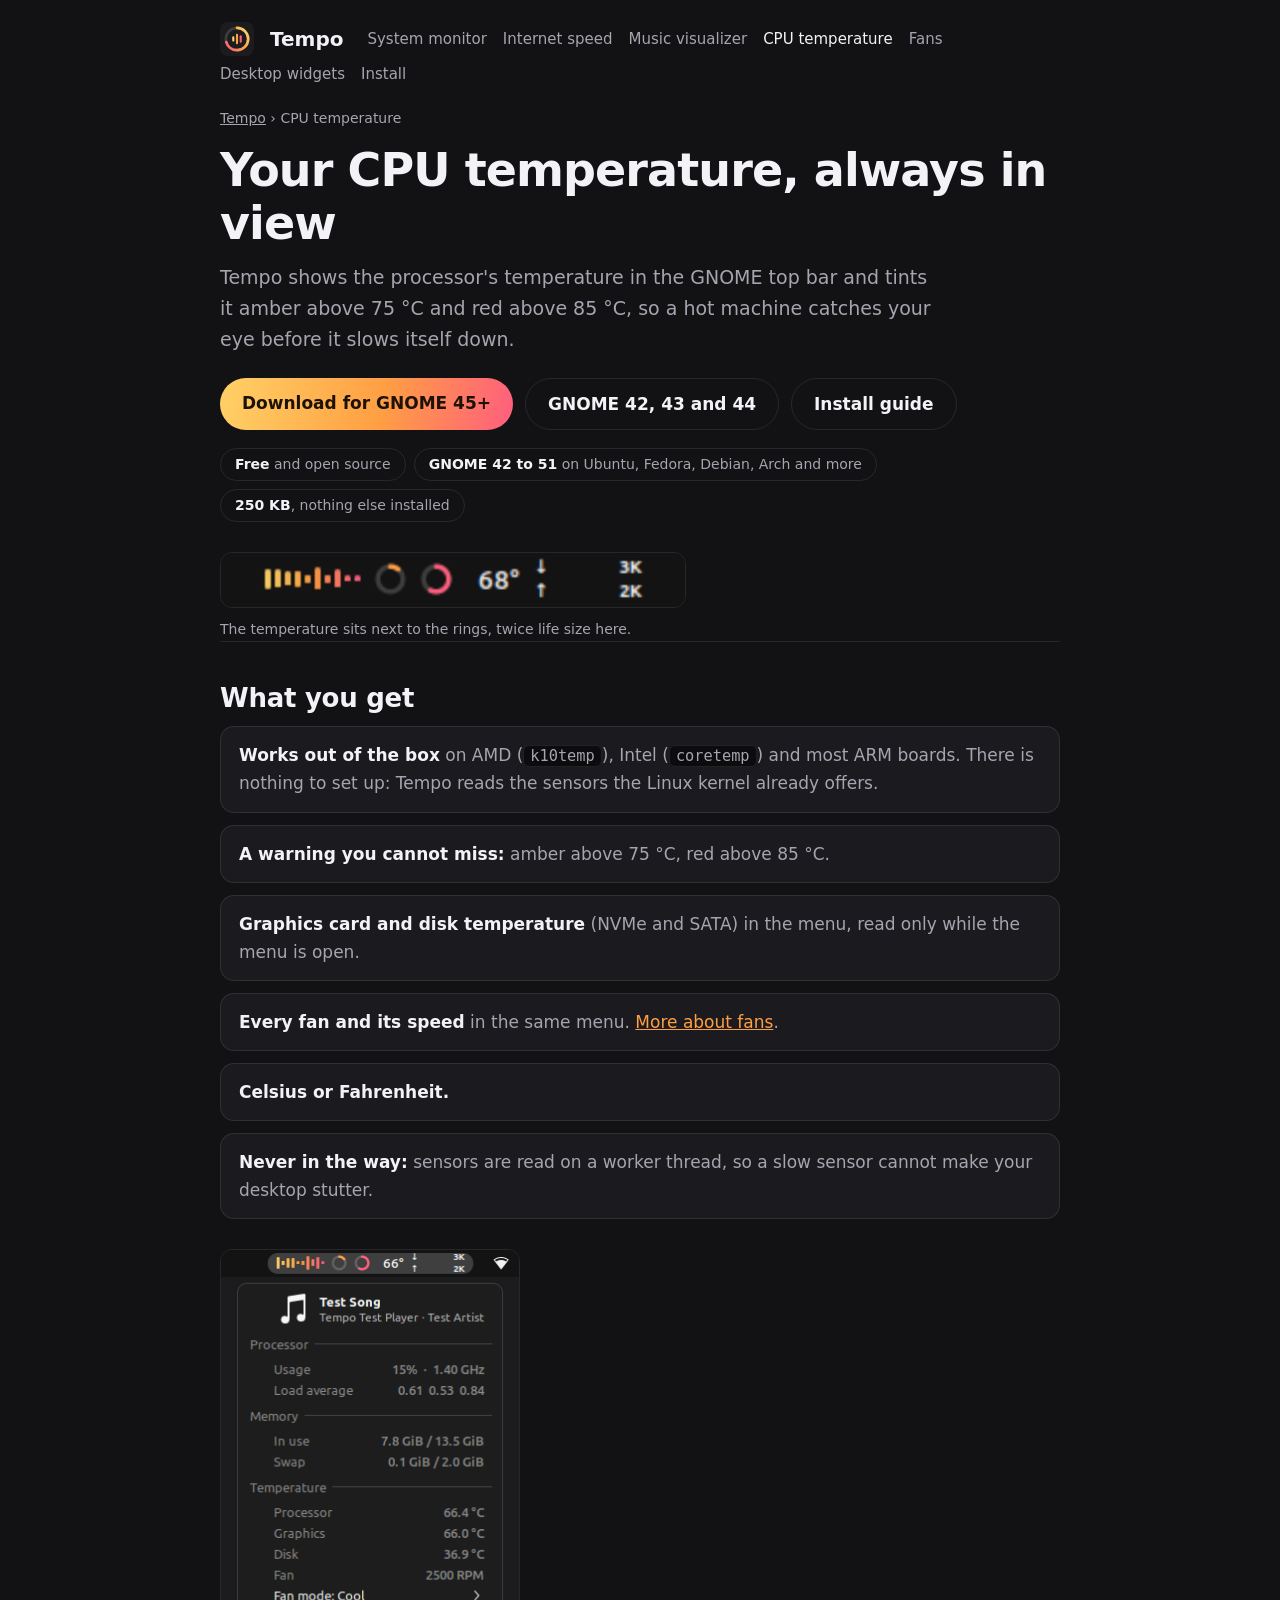
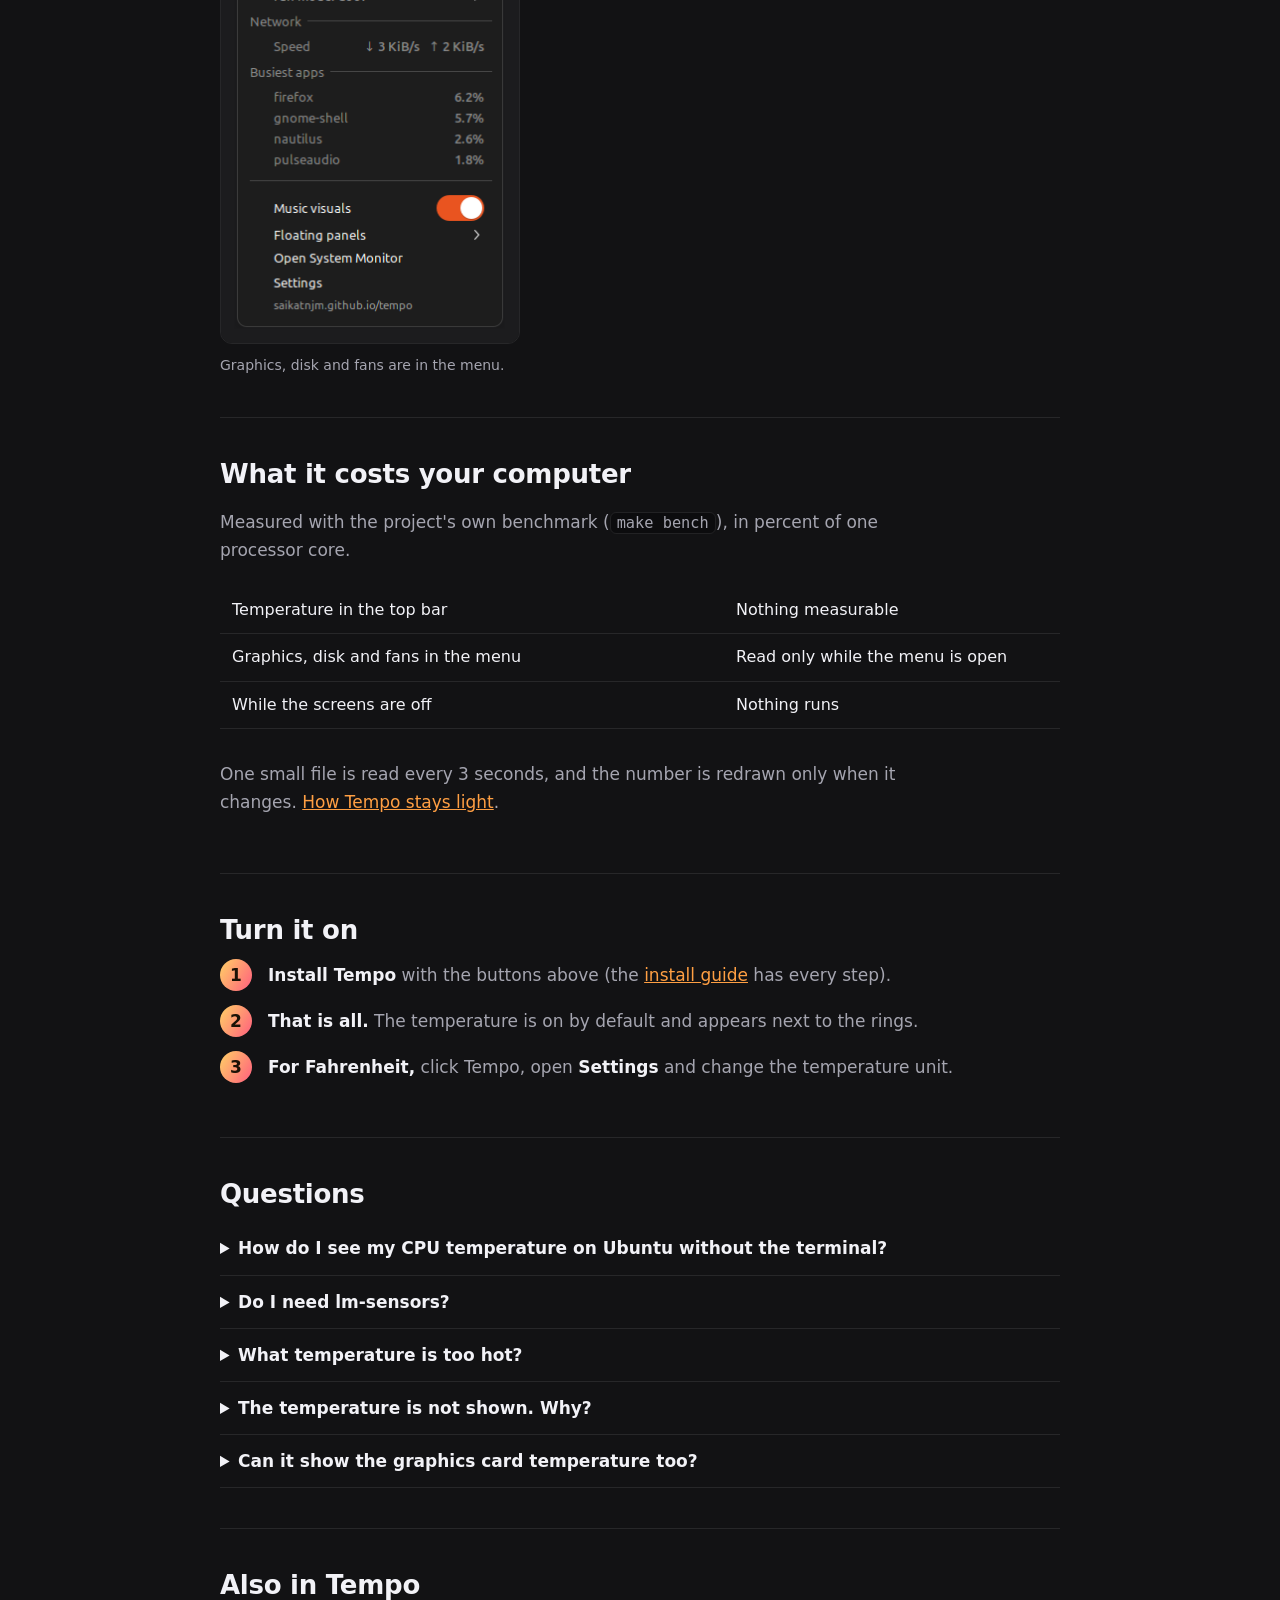
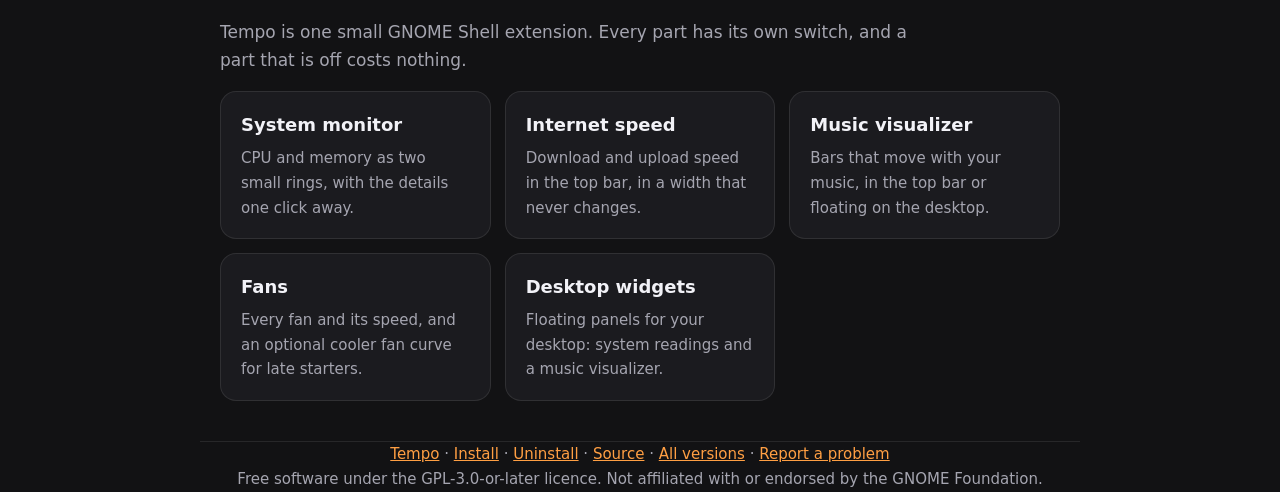
<file: docs/cpu-temperature.html>
<!doctype html>
<html lang="en">
<head>
<meta charset="utf-8">
<meta name="viewport" content="width=device-width, initial-scale=1">
<title>CPU temperature in the GNOME top bar on Linux | Tempo</title>
<meta name="description" content="Show your CPU temperature in the top bar on Ubuntu, Fedora or any Linux with GNOME. AMD, Intel and ARM, with graphics and disk temperature one click away.">
<meta name="google-site-verification" content="RF5trxrdZtkytEnmTEsT2Wl1QqtxB0JtmKpjnZm3wFc">
<link rel="canonical" href="https://saikatnjm.github.io/tempo/cpu-temperature.html">
<meta property="og:type" content="website">
<meta property="og:site_name" content="Tempo">
<meta property="og:title" content="CPU temperature in the GNOME top bar on Linux | Tempo">
<meta property="og:description" content="Show your CPU temperature in the top bar on Ubuntu, Fedora or any Linux with GNOME. AMD, Intel and ARM, with graphics and disk temperature one click away.">
<meta property="og:url" content="https://saikatnjm.github.io/tempo/cpu-temperature.html">
<meta property="og:image" content="https://saikatnjm.github.io/tempo/assets/social-card.png">
<meta property="og:image:width" content="1200">
<meta property="og:image:height" content="630">
<meta property="og:image:alt" content="Tempo: a super light system monitor for the GNOME top bar">
<meta name="twitter:card" content="summary_large_image">
<link rel="icon" type="image/svg+xml" href="assets/logo.svg">
<link rel="stylesheet" href="assets/site.css">
<script type="application/ld+json">
{
 "@context": "https://schema.org",
 "@graph": [
  {
   "@type": "SoftwareApplication",
   "name": "Tempo",
   "description": "A super light system monitor for the GNOME top bar on Linux: CPU and memory rings, temperature, internet speed and fans, with a music visualizer and desktop widgets when you want them.",
   "applicationCategory": "UtilitiesApplication",
   "applicationSubCategory": "System monitor",
   "operatingSystem": "Linux with the GNOME desktop (GNOME Shell 42 to 51)",
   "softwareVersion": "1.3.0",
   "offers": {
    "@type": "Offer",
    "price": "0",
    "priceCurrency": "USD"
   },
   "isAccessibleForFree": true,
   "license": "https://www.gnu.org/licenses/gpl-3.0.html",
   "url": "https://saikatnjm.github.io/tempo/",
   "downloadUrl": "https://github.com/saikatnjm/tempo/releases/latest",
   "codeRepository": "https://github.com/saikatnjm/tempo",
   "image": "https://saikatnjm.github.io/tempo/assets/social-card.png",
   "screenshot": "https://saikatnjm.github.io/tempo/assets/float-both.png"
  },
  {
   "@type": "BreadcrumbList",
   "itemListElement": [
    {
     "@type": "ListItem",
     "position": 1,
     "name": "Tempo",
     "item": "https://saikatnjm.github.io/tempo/"
    },
    {
     "@type": "ListItem",
     "position": 2,
     "name": "CPU temperature",
     "item": "https://saikatnjm.github.io/tempo/cpu-temperature.html"
    }
   ]
  },
  {
   "@type": "FAQPage",
   "mainEntity": [
    {
     "@type": "Question",
     "name": "How do I see my CPU temperature on Ubuntu without the terminal?",
     "acceptedAnswer": {
      "@type": "Answer",
      "text": "Install Tempo. The processor temperature appears in the top bar at once, and stays there. The same works on Fedora, Debian, Arch and any other distribution with GNOME 42 to 51."
     }
    },
    {
     "@type": "Question",
     "name": "Do I need lm-sensors?",
     "acceptedAnswer": {
      "@type": "Answer",
      "text": "No. Tempo reads the temperature files the Linux kernel provides directly, so there is nothing else to install or configure."
     }
    },
    {
     "@type": "Question",
     "name": "What temperature is too hot?",
     "acceptedAnswer": {
      "@type": "Answer",
      "text": "That depends on the processor; most slow themselves down somewhere between 90 and 105 °C. Tempo turns amber at 75 °C and red at 85 °C as a heads-up, not as a verdict."
     }
    },
    {
     "@type": "Question",
     "name": "The temperature is not shown. Why?",
     "acceptedAnswer": {
      "@type": "Answer",
      "text": "Your computer has no temperature sensor Tempo recognises yet. Please open an issue on GitHub with the output of grep . /sys/class/hwmon/hwmon*/name and it can be added."
     }
    },
    {
     "@type": "Question",
     "name": "Can it show the graphics card temperature too?",
     "acceptedAnswer": {
      "@type": "Answer",
      "text": "Yes, in the menu, together with the disk temperature and the fans, where the kernel reports them (AMD and Intel graphics, and Nouveau)."
     }
    }
   ]
  }
 ]
}
</script>
</head>
<body>
<!-- Made by tools/site.py. Change the texts there, not here. -->
<div class="wrap">
<nav aria-label="Tempo">
  <img src="assets/logo.svg" alt="" width="34" height="34">
  <a class="home" href="./">Tempo</a>
  <a href="system-monitor.html">System monitor</a>
  <a href="network-speed.html">Internet speed</a>
  <a href="music-visualizer.html">Music visualizer</a>
  <a href="cpu-temperature.html" aria-current="page">CPU temperature</a>
  <a href="fan-control.html">Fans</a>
  <a href="desktop-widgets.html">Desktop widgets</a>
  <a href="install.html">Install</a>
</nav>
<p class="crumbs"><a href="./">Tempo</a> › CPU temperature</p>

<h1>Your CPU temperature, always in view</h1>
<p class="lead">Tempo shows the processor's temperature in the GNOME top bar and tints it amber above 75 °C and red above 85 °C, so a hot machine catches your eye before it slows itself down.</p>
<div class="buttons">
  <a class="button primary" href="https://github.com/saikatnjm/tempo/releases/latest/download/tempo-gnome45-plus.shell-extension.zip">Download for GNOME 45+</a>
  <a class="button" href="https://github.com/saikatnjm/tempo/releases/latest/download/tempo-gnome42-44.shell-extension.zip">GNOME 42, 43 and 44</a>
  <a class="button" href="install.html">Install guide</a>
</div>
<ul class="facts">
  <li><b>Free</b> and open source</li>
  <li><b>GNOME 42 to 51</b> on Ubuntu, Fedora, Debian, Arch and more</li>
  <li><b>250 KB</b>, nothing else installed</li>
</ul>
<figure><img src="assets/bar-ember.png" width="466" alt="Tempo in the top bar, showing 66 degrees next to the two rings"><figcaption>The temperature sits next to the rings, twice life size here.</figcaption></figure>

<section>
  <h2>What you get</h2>
  <ul class="points">
    <li><b>Works out of the box</b> on AMD (<code>k10temp</code>), Intel (<code>coretemp</code>) and most ARM boards. There is nothing to set up: Tempo reads the sensors the Linux kernel already offers.</li>
    <li><b>A warning you cannot miss:</b> amber above 75 °C, red above 85 °C.</li>
    <li><b>Graphics card and disk temperature</b> (NVMe and SATA) in the menu, read only while the menu is open.</li>
    <li><b>Every fan and its speed</b> in the same menu. <a href="fan-control.html">More about fans</a>.</li>
    <li><b>Celsius or Fahrenheit.</b></li>
    <li><b>Never in the way:</b> sensors are read on a worker thread, so a slow sensor cannot make your desktop stutter.</li>
  </ul>
  <div class="pair">
<figure><img src="assets/menu.png" width="300" alt="Tempo&#x27;s menu with processor, graphics and disk temperature and the fan speed" loading="lazy"><figcaption>Graphics, disk and fans are in the menu.</figcaption></figure>
</div>
</section>

<section>
  <h2>What it costs your computer</h2>
  <p>Measured with the project's own benchmark (<code>make bench</code>), in percent of one processor core.</p>
  <div class="scroll">
  <table>
    <tbody>
      <tr><td>Temperature in the top bar</td><td>Nothing measurable</td></tr>
      <tr><td>Graphics, disk and fans in the menu</td><td>Read only while the menu is open</td></tr>
      <tr><td>While the screens are off</td><td>Nothing runs</td></tr>
    </tbody>
  </table>
  </div>
  <p>One small file is read every 3 seconds, and the number is redrawn only when it changes. <a href="./#light">How Tempo stays light</a>.</p>
</section>

<section>
  <h2>Turn it on</h2>
  <ol class="steps">
    <li><b>Install Tempo</b> with the buttons above (the <a href="install.html">install guide</a> has every step).</li>
    <li><b>That is all.</b> The temperature is on by default and appears next to the rings.</li>
    <li><b>For Fahrenheit,</b> click Tempo, open <b>Settings</b> and change the temperature unit.</li>
  </ol>
</section>

<section>
  <h2>Questions</h2>
  <details><summary>How do I see my CPU temperature on Ubuntu without the terminal?</summary><p>Install Tempo. The processor temperature appears in the top bar at once, and stays there. The same works on Fedora, Debian, Arch and any other distribution with GNOME 42 to 51.</p></details>
  <details><summary>Do I need lm-sensors?</summary><p>No. Tempo reads the temperature files the Linux kernel provides directly, so there is nothing else to install or configure.</p></details>
  <details><summary>What temperature is too hot?</summary><p>That depends on the processor; most slow themselves down somewhere between 90 and 105 °C. Tempo turns amber at 75 °C and red at 85 °C as a heads-up, not as a verdict.</p></details>
  <details><summary>The temperature is not shown. Why?</summary><p>Your computer has no temperature sensor Tempo recognises yet. Please open an issue on GitHub with the output of grep . /sys/class/hwmon/hwmon*/name and it can be added.</p></details>
  <details><summary>Can it show the graphics card temperature too?</summary><p>Yes, in the menu, together with the disk temperature and the fans, where the kernel reports them (AMD and Intel graphics, and Nouveau).</p></details>
</section>

<section>
  <h2>Also in Tempo</h2>
  <p>Tempo is one small GNOME Shell extension. Every part has its own switch, and a part that is off costs nothing.</p>
  <div class="grid">
    <a class="card" href="system-monitor.html"><h3>System monitor</h3><p>CPU and memory as two small rings, with the details one click away.</p></a>
    <a class="card" href="network-speed.html"><h3>Internet speed</h3><p>Download and upload speed in the top bar, in a width that never changes.</p></a>
    <a class="card" href="music-visualizer.html"><h3>Music visualizer</h3><p>Bars that move with your music, in the top bar or floating on the desktop.</p></a>
    <a class="card" href="fan-control.html"><h3>Fans</h3><p>Every fan and its speed, and an optional cooler fan curve for late starters.</p></a>
    <a class="card" href="desktop-widgets.html"><h3>Desktop widgets</h3><p>Floating panels for your desktop: system readings and a music visualizer.</p></a>
  </div>
</section>
</div>

<footer class="wrap">
  <a href="./">Tempo</a> ·
  <a href="install.html">Install</a> ·
  <a href="install.html#uninstall">Uninstall</a> ·
  <a href="https://github.com/saikatnjm/tempo">Source</a> ·
  <a href="install.html#versions">All versions</a> ·
  <a href="https://github.com/saikatnjm/tempo/issues">Report a problem</a><br>
  Free software under the GPL-3.0-or-later licence. Not affiliated with or endorsed by the GNOME Foundation.
</footer>
</body>
</html>
</file>
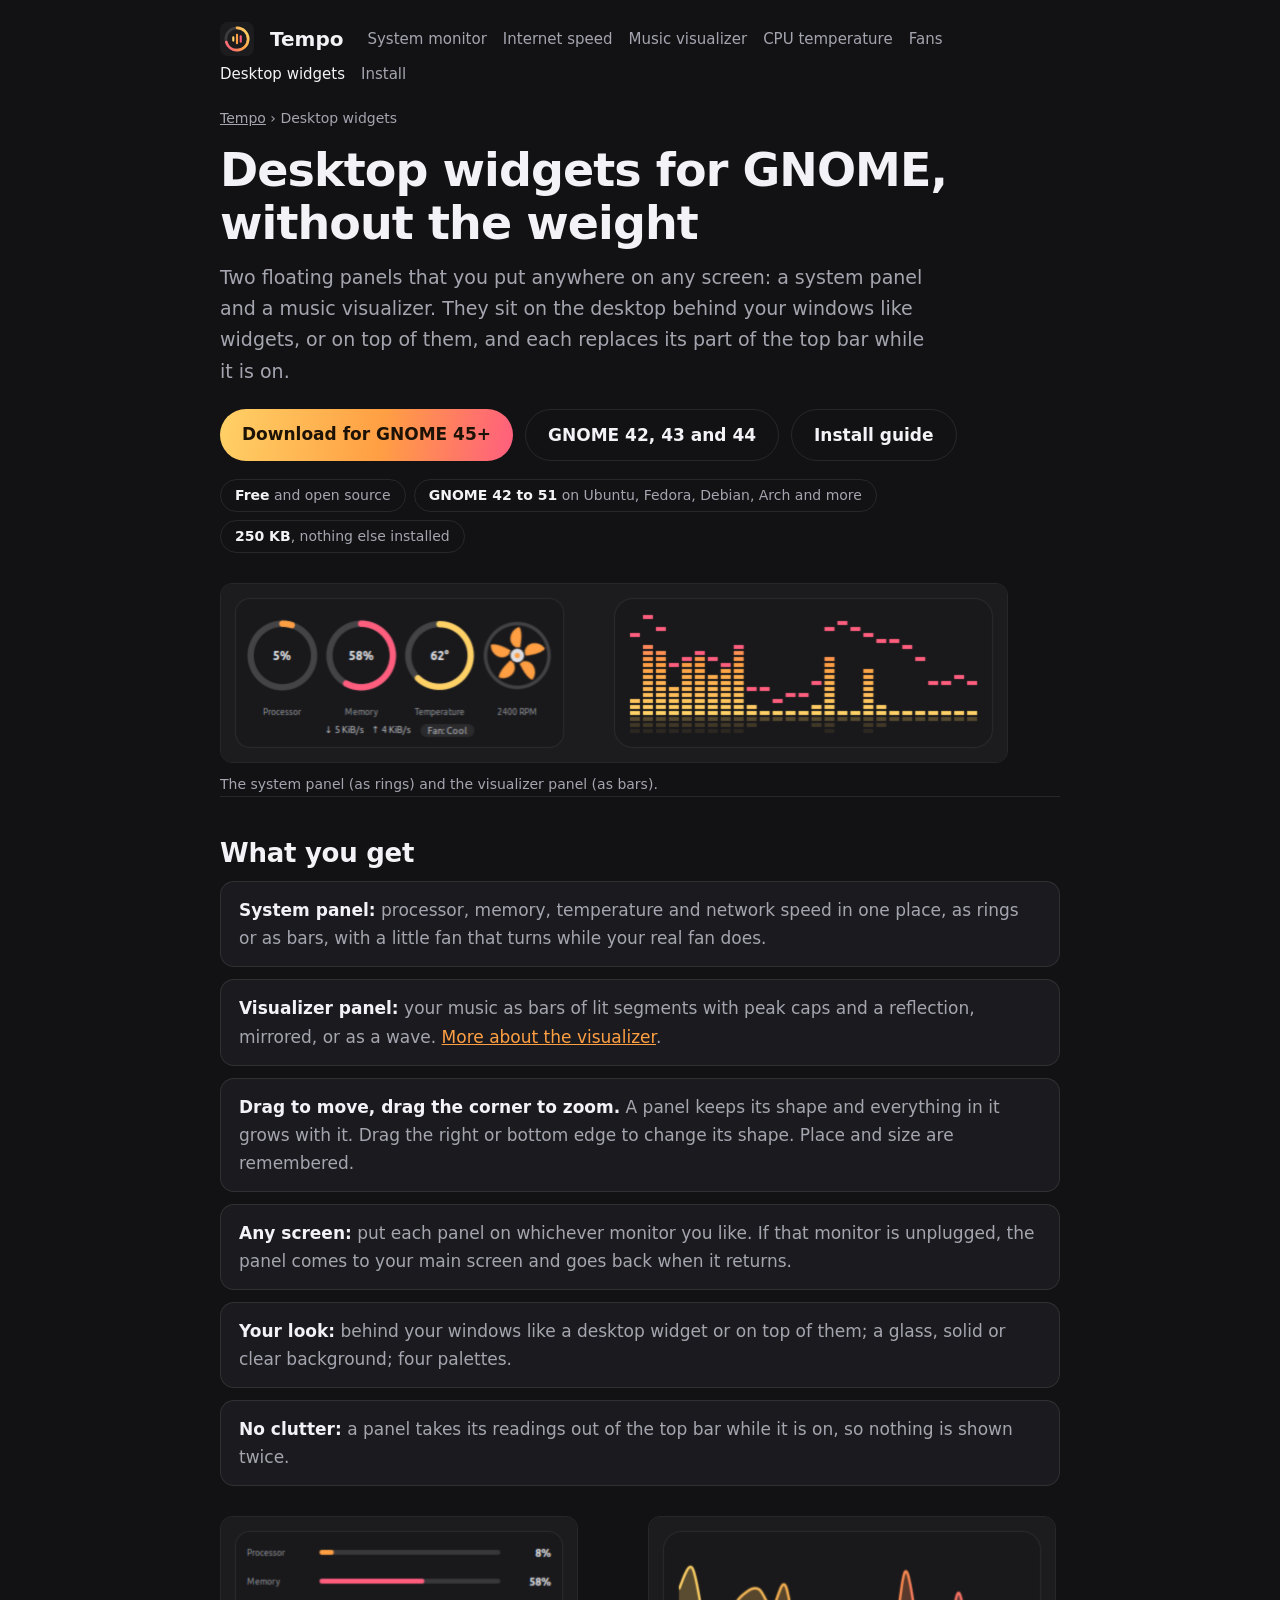
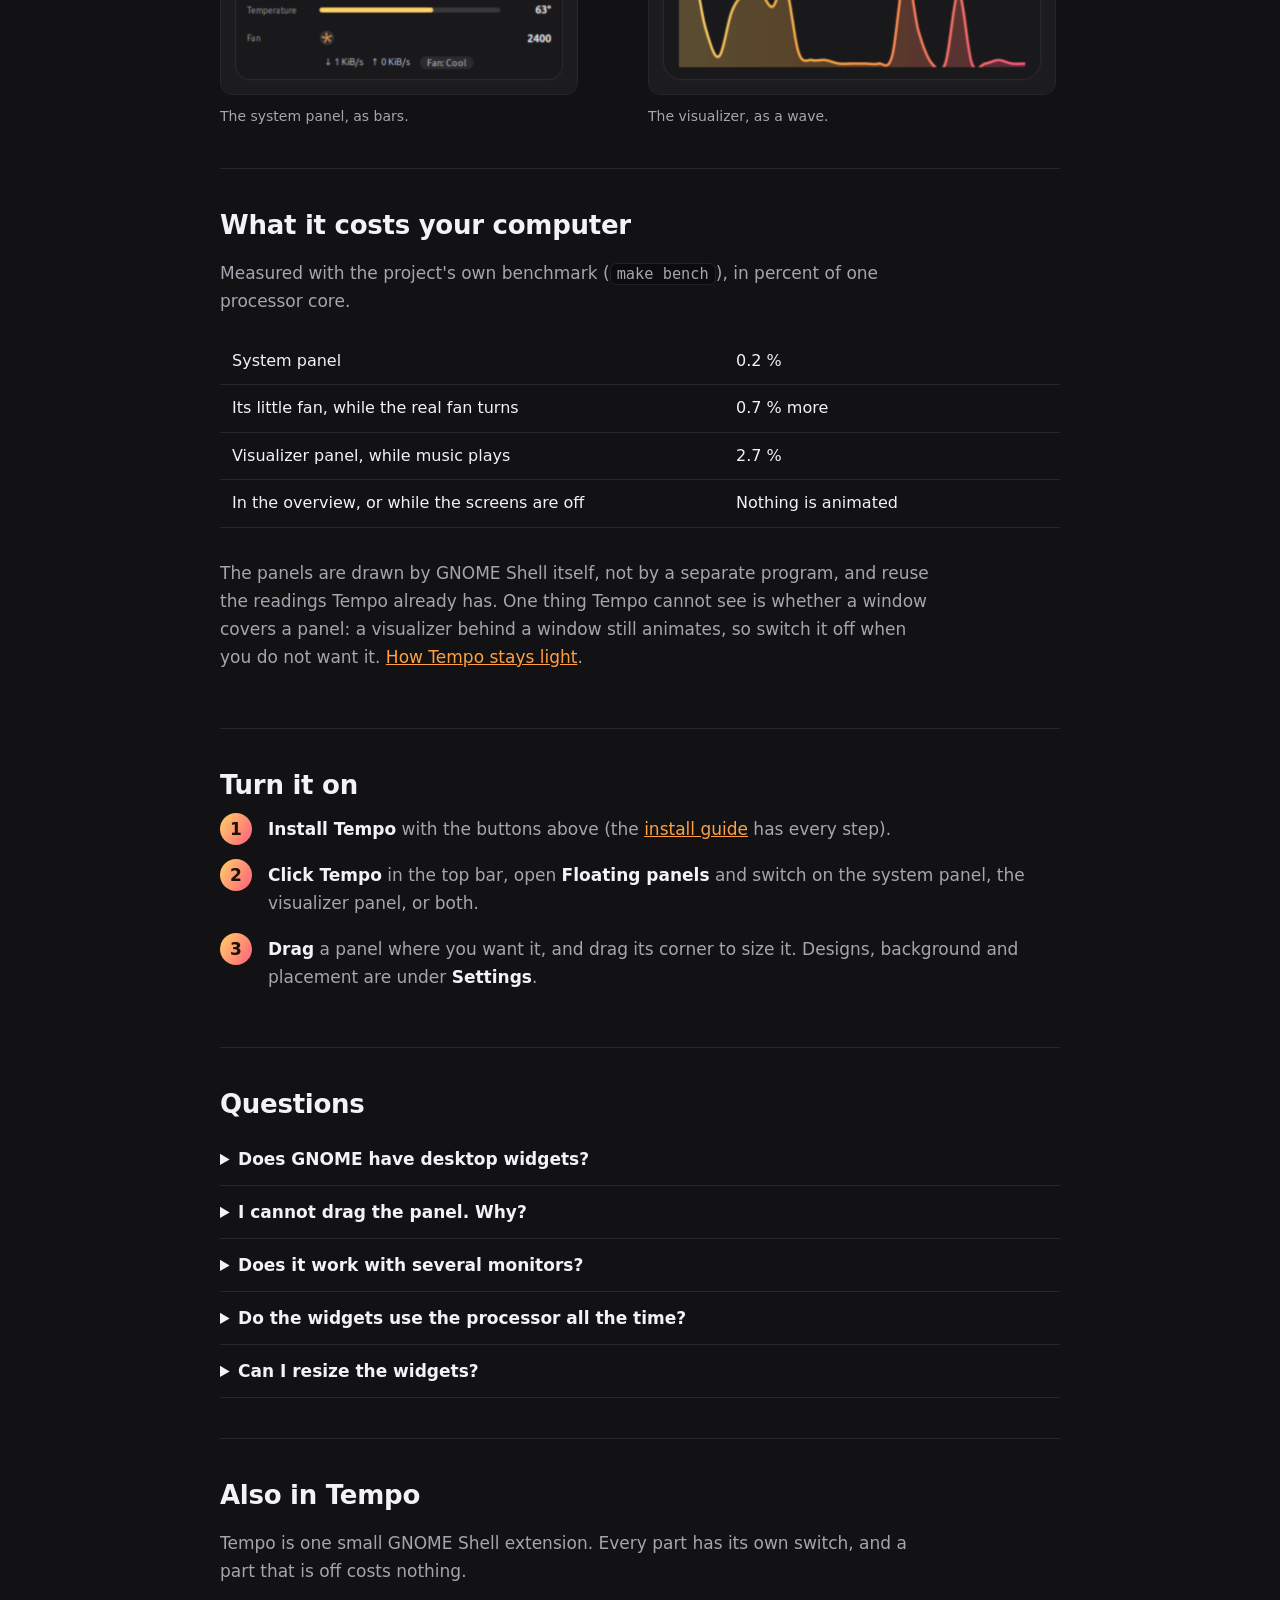
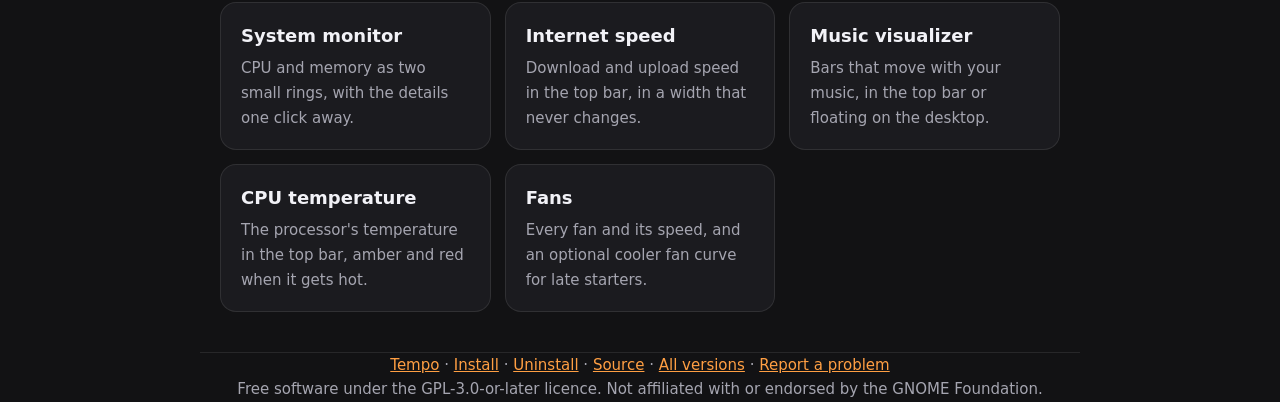
<file: docs/desktop-widgets.html>
<!doctype html>
<html lang="en">
<head>
<meta charset="utf-8">
<meta name="viewport" content="width=device-width, initial-scale=1">
<title>Desktop widgets for GNOME: system and music panels | Tempo</title>
<meta name="description" content="Floating desktop widgets for GNOME on Linux: a system panel with CPU, memory, temperature, network speed and fan, and a music visualizer. Drag, zoom, done.">
<meta name="google-site-verification" content="RF5trxrdZtkytEnmTEsT2Wl1QqtxB0JtmKpjnZm3wFc">
<link rel="canonical" href="https://saikatnjm.github.io/tempo/desktop-widgets.html">
<meta property="og:type" content="website">
<meta property="og:site_name" content="Tempo">
<meta property="og:title" content="Desktop widgets for GNOME: system and music panels | Tempo">
<meta property="og:description" content="Floating desktop widgets for GNOME on Linux: a system panel with CPU, memory, temperature, network speed and fan, and a music visualizer. Drag, zoom, done.">
<meta property="og:url" content="https://saikatnjm.github.io/tempo/desktop-widgets.html">
<meta property="og:image" content="https://saikatnjm.github.io/tempo/assets/social-card.png">
<meta property="og:image:width" content="1200">
<meta property="og:image:height" content="630">
<meta property="og:image:alt" content="Tempo: a super light system monitor for the GNOME top bar">
<meta name="twitter:card" content="summary_large_image">
<link rel="icon" type="image/svg+xml" href="assets/logo.svg">
<link rel="stylesheet" href="assets/site.css">
<script type="application/ld+json">
{
 "@context": "https://schema.org",
 "@graph": [
  {
   "@type": "SoftwareApplication",
   "name": "Tempo",
   "description": "A super light system monitor for the GNOME top bar on Linux: CPU and memory rings, temperature, internet speed and fans, with a music visualizer and desktop widgets when you want them.",
   "applicationCategory": "UtilitiesApplication",
   "applicationSubCategory": "System monitor",
   "operatingSystem": "Linux with the GNOME desktop (GNOME Shell 42 to 51)",
   "softwareVersion": "1.3.0",
   "offers": {
    "@type": "Offer",
    "price": "0",
    "priceCurrency": "USD"
   },
   "isAccessibleForFree": true,
   "license": "https://www.gnu.org/licenses/gpl-3.0.html",
   "url": "https://saikatnjm.github.io/tempo/",
   "downloadUrl": "https://github.com/saikatnjm/tempo/releases/latest",
   "codeRepository": "https://github.com/saikatnjm/tempo",
   "image": "https://saikatnjm.github.io/tempo/assets/social-card.png",
   "screenshot": "https://saikatnjm.github.io/tempo/assets/float-both.png"
  },
  {
   "@type": "BreadcrumbList",
   "itemListElement": [
    {
     "@type": "ListItem",
     "position": 1,
     "name": "Tempo",
     "item": "https://saikatnjm.github.io/tempo/"
    },
    {
     "@type": "ListItem",
     "position": 2,
     "name": "Desktop widgets",
     "item": "https://saikatnjm.github.io/tempo/desktop-widgets.html"
    }
   ]
  },
  {
   "@type": "FAQPage",
   "mainEntity": [
    {
     "@type": "Question",
     "name": "Does GNOME have desktop widgets?",
     "acceptedAnswer": {
      "@type": "Answer",
      "text": "Not by itself. Tempo adds two: a system panel (processor, memory, temperature, network speed, fan) and a music visualizer. Both are drawn by GNOME Shell, so they need no separate program and no configuration files."
     }
    },
    {
     "@type": "Question",
     "name": "I cannot drag the panel. Why?",
     "acceptedAnswer": {
      "@type": "Answer",
      "text": "A panel on the desktop sits behind everything else, so a click only reaches it where nothing is in front. If your desktop shows icons (Ubuntu's Desktop Icons does) or you use the older X11 session, set Place them to On top of windows in the settings, move and size the panel, then switch back."
     }
    },
    {
     "@type": "Question",
     "name": "Does it work with several monitors?",
     "acceptedAnswer": {
      "@type": "Answer",
      "text": "Yes. Each panel can go on any monitor, and its place is remembered."
     }
    },
    {
     "@type": "Question",
     "name": "Do the widgets use the processor all the time?",
     "acceptedAnswer": {
      "@type": "Answer",
      "text": "The system panel costs about 0.2 % of one processor core. The visualizer costs 2.7 % while music plays and nothing while it does not. In the overview and while the screens are off, nothing is animated."
     }
    },
    {
     "@type": "Question",
     "name": "Can I resize the widgets?",
     "acceptedAnswer": {
      "@type": "Answer",
      "text": "Yes. Drag the bottom-right corner to zoom a panel: it keeps its shape, and the rings, text and bars grow with it. Drag the right or bottom edge to make it wider or taller instead."
     }
    }
   ]
  }
 ]
}
</script>
</head>
<body>
<!-- Made by tools/site.py. Change the texts there, not here. -->
<div class="wrap">
<nav aria-label="Tempo">
  <img src="assets/logo.svg" alt="" width="34" height="34">
  <a class="home" href="./">Tempo</a>
  <a href="system-monitor.html">System monitor</a>
  <a href="network-speed.html">Internet speed</a>
  <a href="music-visualizer.html">Music visualizer</a>
  <a href="cpu-temperature.html">CPU temperature</a>
  <a href="fan-control.html">Fans</a>
  <a href="desktop-widgets.html" aria-current="page">Desktop widgets</a>
  <a href="install.html">Install</a>
</nav>
<p class="crumbs"><a href="./">Tempo</a> › Desktop widgets</p>

<h1>Desktop widgets for GNOME, without the weight</h1>
<p class="lead">Two floating panels that you put anywhere on any screen: a system panel and a music visualizer. They sit on the desktop behind your windows like widgets, or on top of them, and each replaces its part of the top bar while it is on.</p>
<div class="buttons">
  <a class="button primary" href="https://github.com/saikatnjm/tempo/releases/latest/download/tempo-gnome45-plus.shell-extension.zip">Download for GNOME 45+</a>
  <a class="button" href="https://github.com/saikatnjm/tempo/releases/latest/download/tempo-gnome42-44.shell-extension.zip">GNOME 42, 43 and 44</a>
  <a class="button" href="install.html">Install guide</a>
</div>
<ul class="facts">
  <li><b>Free</b> and open source</li>
  <li><b>GNOME 42 to 51</b> on Ubuntu, Fedora, Debian, Arch and more</li>
  <li><b>250 KB</b>, nothing else installed</li>
</ul>
<figure><img src="assets/float-both.png" width="788" alt="The system panel with three rings and a fan, and the visualizer panel with segmented bars, on the desktop"><figcaption>The system panel (as rings) and the visualizer panel (as bars).</figcaption></figure>

<section>
  <h2>What you get</h2>
  <ul class="points">
    <li><b>System panel:</b> processor, memory, temperature and network speed in one place, as rings or as bars, with a little fan that turns while your real fan does.</li>
    <li><b>Visualizer panel:</b> your music as bars of lit segments with peak caps and a reflection, mirrored, or as a wave. <a href="music-visualizer.html">More about the visualizer</a>.</li>
    <li><b>Drag to move, drag the corner to zoom.</b> A panel keeps its shape and everything in it grows with it. Drag the right or bottom edge to change its shape. Place and size are remembered.</li>
    <li><b>Any screen:</b> put each panel on whichever monitor you like. If that monitor is unplugged, the panel comes to your main screen and goes back when it returns.</li>
    <li><b>Your look:</b> behind your windows like a desktop widget or on top of them; a glass, solid or clear background; four palettes.</li>
    <li><b>No clutter:</b> a panel takes its readings out of the top bar while it is on, so nothing is shown twice.</li>
  </ul>
  <div class="pair">
<figure><img src="assets/float-system-bars.png" width="358" alt="The system panel as bars" loading="lazy"><figcaption>The system panel, as bars.</figcaption></figure>
<figure><img src="assets/float-viz-wave.png" width="408" alt="The visualizer panel as a wave" loading="lazy"><figcaption>The visualizer, as a wave.</figcaption></figure>
</div>
</section>

<section>
  <h2>What it costs your computer</h2>
  <p>Measured with the project's own benchmark (<code>make bench</code>), in percent of one processor core.</p>
  <div class="scroll">
  <table>
    <tbody>
      <tr><td>System panel</td><td>0.2 %</td></tr>
      <tr><td>Its little fan, while the real fan turns</td><td>0.7 % more</td></tr>
      <tr><td>Visualizer panel, while music plays</td><td>2.7 %</td></tr>
      <tr><td>In the overview, or while the screens are off</td><td>Nothing is animated</td></tr>
    </tbody>
  </table>
  </div>
  <p>The panels are drawn by GNOME Shell itself, not by a separate program, and reuse the readings Tempo already has. One thing Tempo cannot see is whether a window covers a panel: a visualizer behind a window still animates, so switch it off when you do not want it. <a href="./#light">How Tempo stays light</a>.</p>
</section>

<section>
  <h2>Turn it on</h2>
  <ol class="steps">
    <li><b>Install Tempo</b> with the buttons above (the <a href="install.html">install guide</a> has every step).</li>
    <li><b>Click Tempo</b> in the top bar, open <b>Floating panels</b> and switch on the system panel, the visualizer panel, or both.</li>
    <li><b>Drag</b> a panel where you want it, and drag its corner to size it. Designs, background and placement are under <b>Settings</b>.</li>
  </ol>
</section>

<section>
  <h2>Questions</h2>
  <details><summary>Does GNOME have desktop widgets?</summary><p>Not by itself. Tempo adds two: a system panel (processor, memory, temperature, network speed, fan) and a music visualizer. Both are drawn by GNOME Shell, so they need no separate program and no configuration files.</p></details>
  <details><summary>I cannot drag the panel. Why?</summary><p>A panel on the desktop sits behind everything else, so a click only reaches it where nothing is in front. If your desktop shows icons (Ubuntu&#x27;s Desktop Icons does) or you use the older X11 session, set Place them to On top of windows in the settings, move and size the panel, then switch back.</p></details>
  <details><summary>Does it work with several monitors?</summary><p>Yes. Each panel can go on any monitor, and its place is remembered.</p></details>
  <details><summary>Do the widgets use the processor all the time?</summary><p>The system panel costs about 0.2 % of one processor core. The visualizer costs 2.7 % while music plays and nothing while it does not. In the overview and while the screens are off, nothing is animated.</p></details>
  <details><summary>Can I resize the widgets?</summary><p>Yes. Drag the bottom-right corner to zoom a panel: it keeps its shape, and the rings, text and bars grow with it. Drag the right or bottom edge to make it wider or taller instead.</p></details>
</section>

<section>
  <h2>Also in Tempo</h2>
  <p>Tempo is one small GNOME Shell extension. Every part has its own switch, and a part that is off costs nothing.</p>
  <div class="grid">
    <a class="card" href="system-monitor.html"><h3>System monitor</h3><p>CPU and memory as two small rings, with the details one click away.</p></a>
    <a class="card" href="network-speed.html"><h3>Internet speed</h3><p>Download and upload speed in the top bar, in a width that never changes.</p></a>
    <a class="card" href="music-visualizer.html"><h3>Music visualizer</h3><p>Bars that move with your music, in the top bar or floating on the desktop.</p></a>
    <a class="card" href="cpu-temperature.html"><h3>CPU temperature</h3><p>The processor&#x27;s temperature in the top bar, amber and red when it gets hot.</p></a>
    <a class="card" href="fan-control.html"><h3>Fans</h3><p>Every fan and its speed, and an optional cooler fan curve for late starters.</p></a>
  </div>
</section>
</div>

<footer class="wrap">
  <a href="./">Tempo</a> ·
  <a href="install.html">Install</a> ·
  <a href="install.html#uninstall">Uninstall</a> ·
  <a href="https://github.com/saikatnjm/tempo">Source</a> ·
  <a href="install.html#versions">All versions</a> ·
  <a href="https://github.com/saikatnjm/tempo/issues">Report a problem</a><br>
  Free software under the GPL-3.0-or-later licence. Not affiliated with or endorsed by the GNOME Foundation.
</footer>
</body>
</html>
</file>
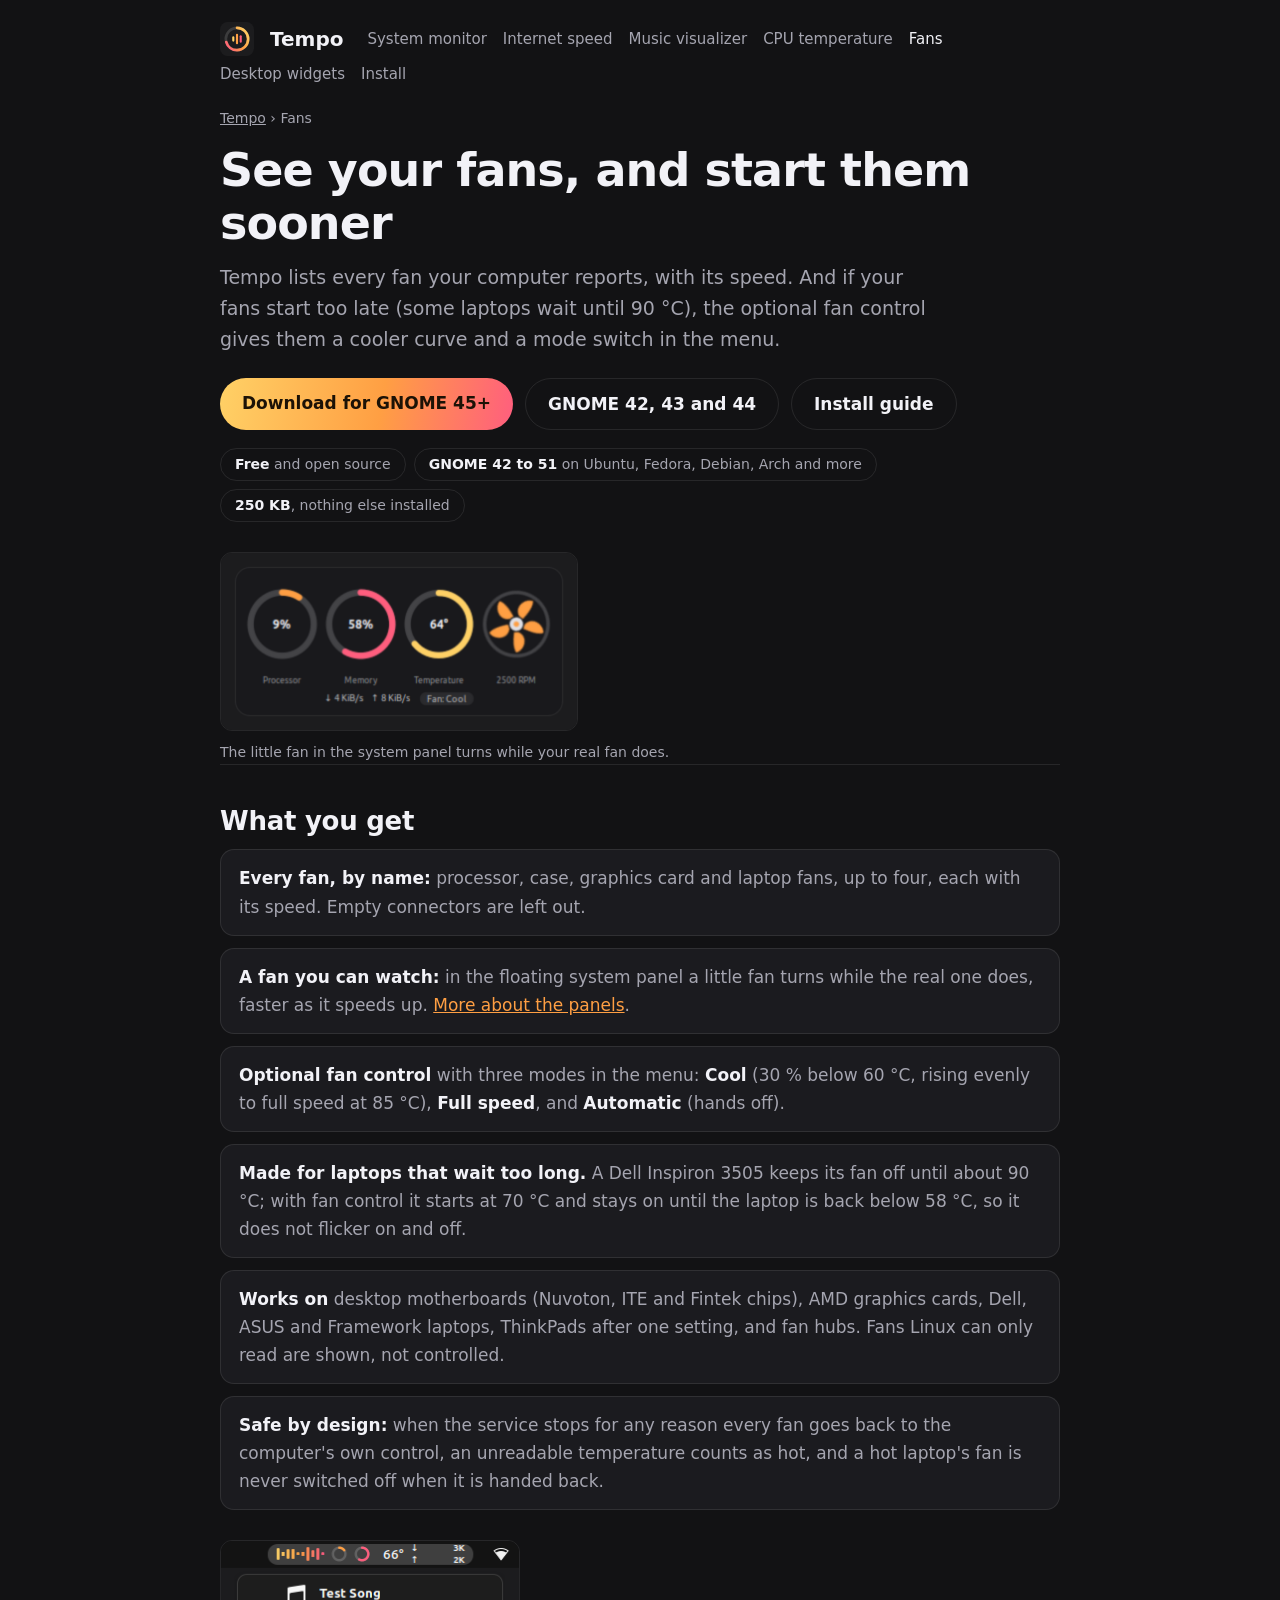
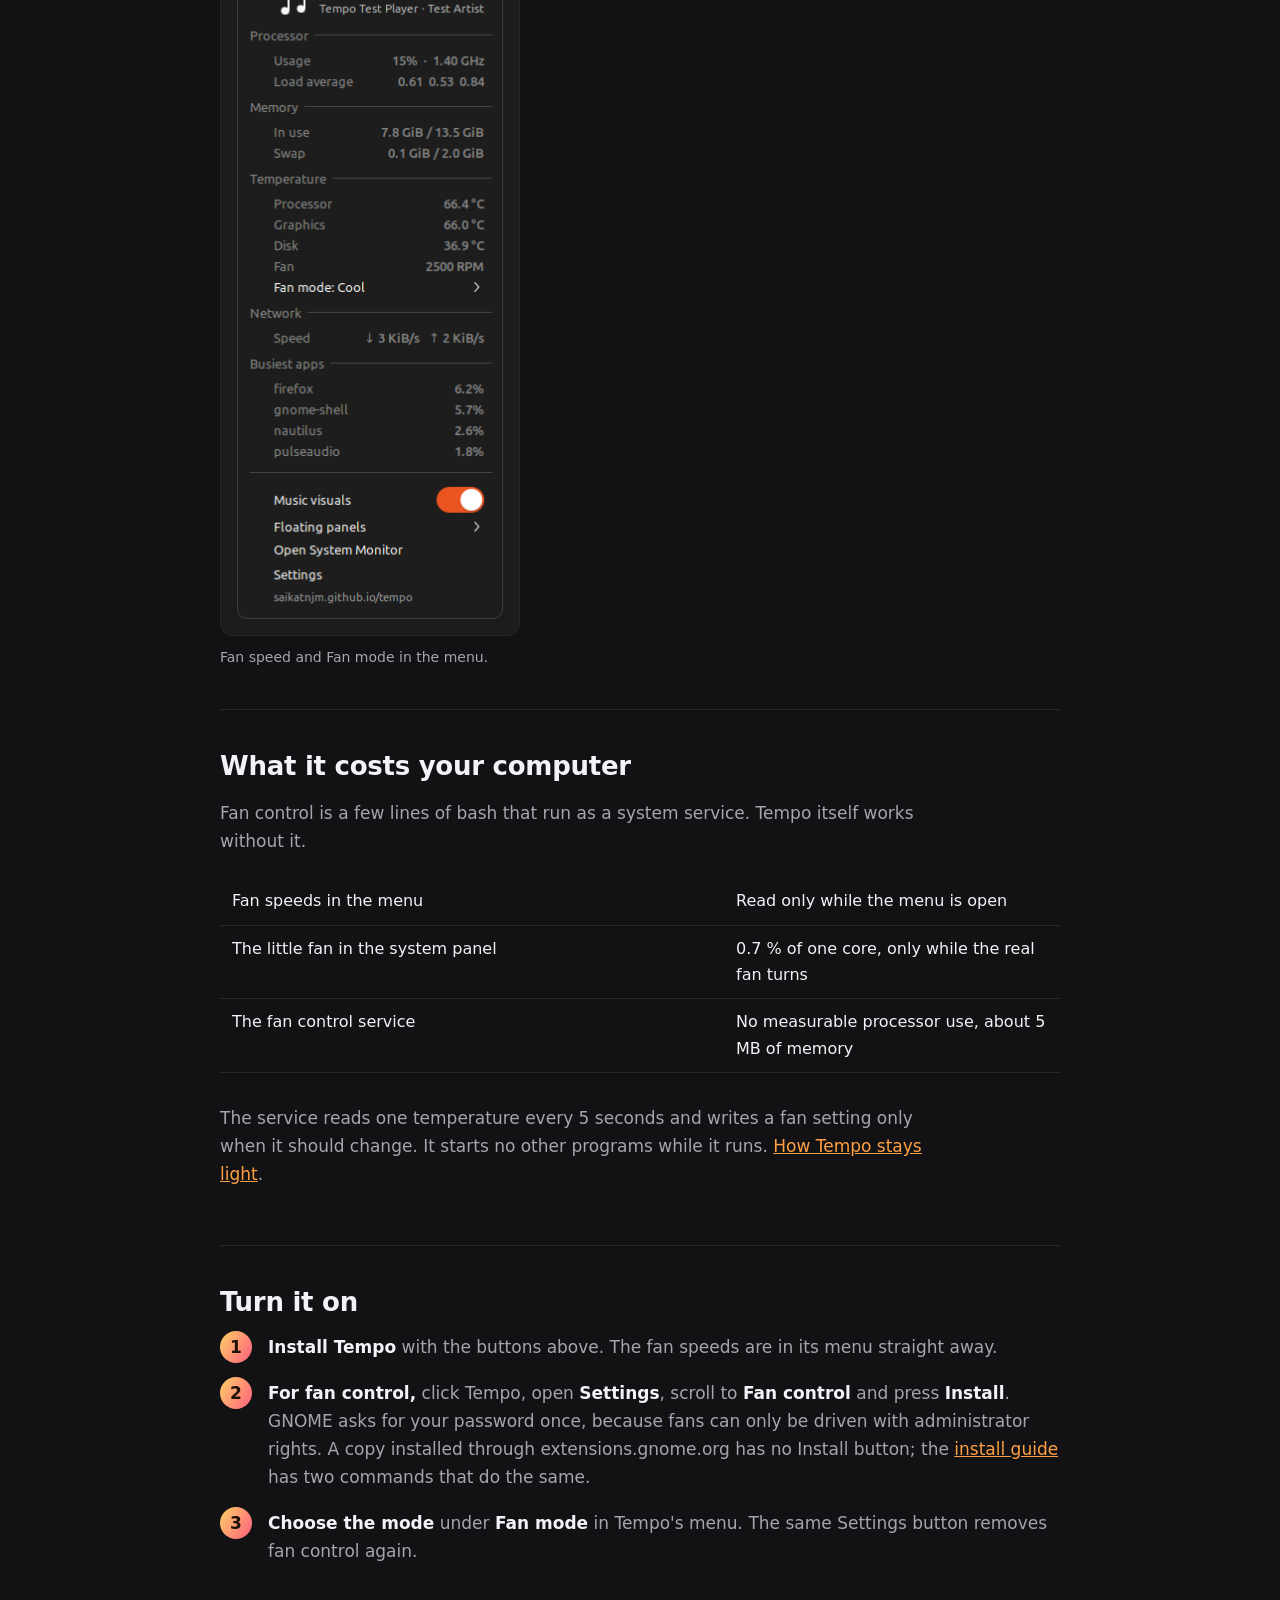
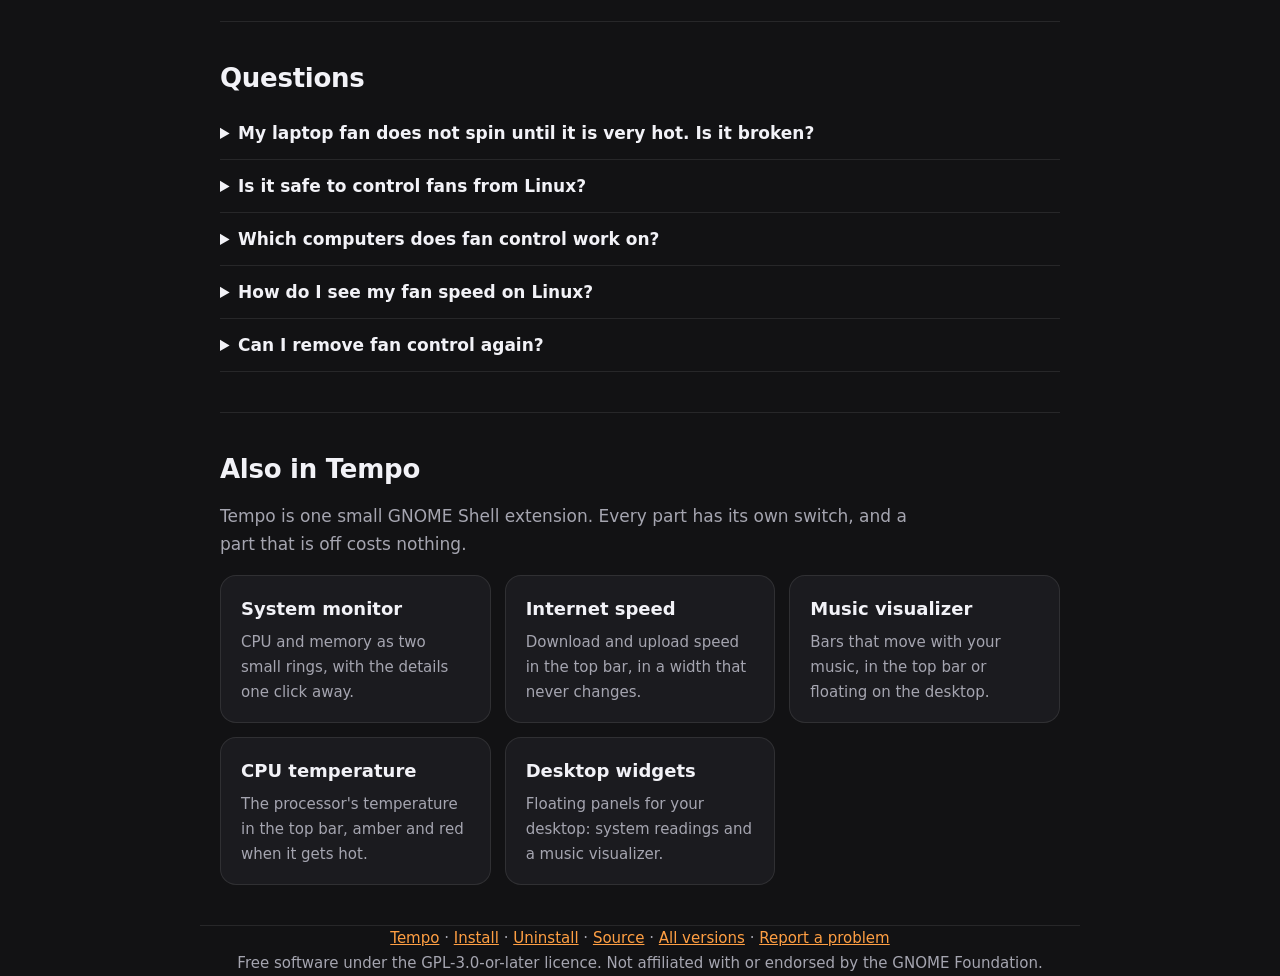
<file: docs/fan-control.html>
<!doctype html>
<html lang="en">
<head>
<meta charset="utf-8">
<meta name="viewport" content="width=device-width, initial-scale=1">
<title>Fan speed and fan control for Linux laptops and PCs | Tempo</title>
<meta name="description" content="See every fan&#x27;s speed from the GNOME top bar on Linux, and give fans that start too late a cooler curve. Made for laptops like the Dell Inspiron.">
<meta name="google-site-verification" content="RF5trxrdZtkytEnmTEsT2Wl1QqtxB0JtmKpjnZm3wFc">
<link rel="canonical" href="https://saikatnjm.github.io/tempo/fan-control.html">
<meta property="og:type" content="website">
<meta property="og:site_name" content="Tempo">
<meta property="og:title" content="Fan speed and fan control for Linux laptops and PCs | Tempo">
<meta property="og:description" content="See every fan&#x27;s speed from the GNOME top bar on Linux, and give fans that start too late a cooler curve. Made for laptops like the Dell Inspiron.">
<meta property="og:url" content="https://saikatnjm.github.io/tempo/fan-control.html">
<meta property="og:image" content="https://saikatnjm.github.io/tempo/assets/social-card.png">
<meta property="og:image:width" content="1200">
<meta property="og:image:height" content="630">
<meta property="og:image:alt" content="Tempo: a super light system monitor for the GNOME top bar">
<meta name="twitter:card" content="summary_large_image">
<link rel="icon" type="image/svg+xml" href="assets/logo.svg">
<link rel="stylesheet" href="assets/site.css">
<script type="application/ld+json">
{
 "@context": "https://schema.org",
 "@graph": [
  {
   "@type": "SoftwareApplication",
   "name": "Tempo",
   "description": "A super light system monitor for the GNOME top bar on Linux: CPU and memory rings, temperature, internet speed and fans, with a music visualizer and desktop widgets when you want them.",
   "applicationCategory": "UtilitiesApplication",
   "applicationSubCategory": "System monitor",
   "operatingSystem": "Linux with the GNOME desktop (GNOME Shell 42 to 51)",
   "softwareVersion": "1.3.0",
   "offers": {
    "@type": "Offer",
    "price": "0",
    "priceCurrency": "USD"
   },
   "isAccessibleForFree": true,
   "license": "https://www.gnu.org/licenses/gpl-3.0.html",
   "url": "https://saikatnjm.github.io/tempo/",
   "downloadUrl": "https://github.com/saikatnjm/tempo/releases/latest",
   "codeRepository": "https://github.com/saikatnjm/tempo",
   "image": "https://saikatnjm.github.io/tempo/assets/social-card.png",
   "screenshot": "https://saikatnjm.github.io/tempo/assets/float-both.png"
  },
  {
   "@type": "BreadcrumbList",
   "itemListElement": [
    {
     "@type": "ListItem",
     "position": 1,
     "name": "Tempo",
     "item": "https://saikatnjm.github.io/tempo/"
    },
    {
     "@type": "ListItem",
     "position": 2,
     "name": "Fans",
     "item": "https://saikatnjm.github.io/tempo/fan-control.html"
    }
   ]
  },
  {
   "@type": "FAQPage",
   "mainEntity": [
    {
     "@type": "Question",
     "name": "My laptop fan does not spin until it is very hot. Is it broken?",
     "acceptedAnswer": {
      "@type": "Answer",
      "text": "Often not. Some laptops are set up by their maker to keep the fan off until about 90 °C. If the fan runs during start-up and Tempo shows a speed when the laptop is hot, the fan is fine and only starts late. Tempo's optional fan control can start it sooner."
     }
    },
    {
     "@type": "Question",
     "name": "Is it safe to control fans from Linux?",
     "acceptedAnswer": {
      "@type": "Answer",
      "text": "Tempo's fan control is built to fail safe: when it stops for any reason every fan goes back to the computer's own control, a temperature it cannot read counts as hot, and a fan that nothing else looks after is never stopped. It is tested against simulated fan hardware on every change."
     }
    },
    {
     "@type": "Question",
     "name": "Which computers does fan control work on?",
     "acceptedAnswer": {
      "@type": "Answer",
      "text": "Any computer where Linux can set the fan speed through its standard interface: most desktop motherboards, AMD graphics cards, Dell, ASUS and Framework laptops, and ThinkPads after adding fan_control=1. The installer lists what it found before it changes anything, and installs nothing if there is nothing to control."
     }
    },
    {
     "@type": "Question",
     "name": "How do I see my fan speed on Linux?",
     "acceptedAnswer": {
      "@type": "Answer",
      "text": "Install Tempo and click it: the menu lists every fan the computer reports with its speed in RPM. No terminal and no lm-sensors setup is needed."
     }
    },
    {
     "@type": "Question",
     "name": "Can I remove fan control again?",
     "acceptedAnswer": {
      "@type": "Answer",
      "text": "Yes: Settings, Fan control, Remove. Every fan goes straight back to the computer's own control, and Tempo keeps working without it."
     }
    }
   ]
  }
 ]
}
</script>
</head>
<body>
<!-- Made by tools/site.py. Change the texts there, not here. -->
<div class="wrap">
<nav aria-label="Tempo">
  <img src="assets/logo.svg" alt="" width="34" height="34">
  <a class="home" href="./">Tempo</a>
  <a href="system-monitor.html">System monitor</a>
  <a href="network-speed.html">Internet speed</a>
  <a href="music-visualizer.html">Music visualizer</a>
  <a href="cpu-temperature.html">CPU temperature</a>
  <a href="fan-control.html" aria-current="page">Fans</a>
  <a href="desktop-widgets.html">Desktop widgets</a>
  <a href="install.html">Install</a>
</nav>
<p class="crumbs"><a href="./">Tempo</a> › Fans</p>

<h1>See your fans, and start them sooner</h1>
<p class="lead">Tempo lists every fan your computer reports, with its speed. And if your fans start too late (some laptops wait until 90 °C), the optional fan control gives them a cooler curve and a mode switch in the menu.</p>
<div class="buttons">
  <a class="button primary" href="https://github.com/saikatnjm/tempo/releases/latest/download/tempo-gnome45-plus.shell-extension.zip">Download for GNOME 45+</a>
  <a class="button" href="https://github.com/saikatnjm/tempo/releases/latest/download/tempo-gnome42-44.shell-extension.zip">GNOME 42, 43 and 44</a>
  <a class="button" href="install.html">Install guide</a>
</div>
<ul class="facts">
  <li><b>Free</b> and open source</li>
  <li><b>GNOME 42 to 51</b> on Ubuntu, Fedora, Debian, Arch and more</li>
  <li><b>250 KB</b>, nothing else installed</li>
</ul>
<figure><img src="assets/float-system-rings.png" width="358" alt="The floating system panel: three rings and a small fan with its speed, 2500 RPM"><figcaption>The little fan in the system panel turns while your real fan does.</figcaption></figure>

<section>
  <h2>What you get</h2>
  <ul class="points">
    <li><b>Every fan, by name:</b> processor, case, graphics card and laptop fans, up to four, each with its speed. Empty connectors are left out.</li>
    <li><b>A fan you can watch:</b> in the floating system panel a little fan turns while the real one does, faster as it speeds up. <a href="desktop-widgets.html">More about the panels</a>.</li>
    <li><b>Optional fan control</b> with three modes in the menu: <b>Cool</b> (30 % below 60 °C, rising evenly to full speed at 85 °C), <b>Full speed</b>, and <b>Automatic</b> (hands off).</li>
    <li><b>Made for laptops that wait too long.</b> A Dell Inspiron 3505 keeps its fan off until about 90 °C; with fan control it starts at 70 °C and stays on until the laptop is back below 58 °C, so it does not flicker on and off.</li>
    <li><b>Works on</b> desktop motherboards (Nuvoton, ITE and Fintek chips), AMD graphics cards, Dell, ASUS and Framework laptops, ThinkPads after one setting, and fan hubs. Fans Linux can only read are shown, not controlled.</li>
    <li><b>Safe by design:</b> when the service stops for any reason every fan goes back to the computer's own control, an unreadable temperature counts as hot, and a hot laptop's fan is never switched off when it is handed back.</li>
  </ul>
  <div class="pair">
<figure><img src="assets/menu.png" width="300" alt="Tempo&#x27;s menu with the fan speed and the Fan mode switch" loading="lazy"><figcaption>Fan speed and Fan mode in the menu.</figcaption></figure>
</div>
</section>

<section>
  <h2>What it costs your computer</h2>
  <p>Fan control is a few lines of bash that run as a system service. Tempo itself works without it.</p>
  <div class="scroll">
  <table>
    <tbody>
      <tr><td>Fan speeds in the menu</td><td>Read only while the menu is open</td></tr>
      <tr><td>The little fan in the system panel</td><td>0.7 % of one core, only while the real fan turns</td></tr>
      <tr><td>The fan control service</td><td>No measurable processor use, about 5 MB of memory</td></tr>
    </tbody>
  </table>
  </div>
  <p>The service reads one temperature every 5 seconds and writes a fan setting only when it should change. It starts no other programs while it runs. <a href="./#light">How Tempo stays light</a>.</p>
</section>

<section>
  <h2>Turn it on</h2>
  <ol class="steps">
    <li><b>Install Tempo</b> with the buttons above. The fan speeds are in its menu straight away.</li>
    <li><b>For fan control,</b> click Tempo, open <b>Settings</b>, scroll to <b>Fan control</b> and press <b>Install</b>. GNOME asks for your password once, because fans can only be driven with administrator rights. A copy installed through extensions.gnome.org has no Install button; the <a href="install.html#fan">install guide</a> has two commands that do the same.</li>
    <li><b>Choose the mode</b> under <b>Fan mode</b> in Tempo's menu. The same Settings button removes fan control again.</li>
  </ol>
</section>

<section>
  <h2>Questions</h2>
  <details><summary>My laptop fan does not spin until it is very hot. Is it broken?</summary><p>Often not. Some laptops are set up by their maker to keep the fan off until about 90 °C. If the fan runs during start-up and Tempo shows a speed when the laptop is hot, the fan is fine and only starts late. Tempo&#x27;s optional fan control can start it sooner.</p></details>
  <details><summary>Is it safe to control fans from Linux?</summary><p>Tempo&#x27;s fan control is built to fail safe: when it stops for any reason every fan goes back to the computer&#x27;s own control, a temperature it cannot read counts as hot, and a fan that nothing else looks after is never stopped. It is tested against simulated fan hardware on every change.</p></details>
  <details><summary>Which computers does fan control work on?</summary><p>Any computer where Linux can set the fan speed through its standard interface: most desktop motherboards, AMD graphics cards, Dell, ASUS and Framework laptops, and ThinkPads after adding fan_control=1. The installer lists what it found before it changes anything, and installs nothing if there is nothing to control.</p></details>
  <details><summary>How do I see my fan speed on Linux?</summary><p>Install Tempo and click it: the menu lists every fan the computer reports with its speed in RPM. No terminal and no lm-sensors setup is needed.</p></details>
  <details><summary>Can I remove fan control again?</summary><p>Yes: Settings, Fan control, Remove. Every fan goes straight back to the computer&#x27;s own control, and Tempo keeps working without it.</p></details>
</section>

<section>
  <h2>Also in Tempo</h2>
  <p>Tempo is one small GNOME Shell extension. Every part has its own switch, and a part that is off costs nothing.</p>
  <div class="grid">
    <a class="card" href="system-monitor.html"><h3>System monitor</h3><p>CPU and memory as two small rings, with the details one click away.</p></a>
    <a class="card" href="network-speed.html"><h3>Internet speed</h3><p>Download and upload speed in the top bar, in a width that never changes.</p></a>
    <a class="card" href="music-visualizer.html"><h3>Music visualizer</h3><p>Bars that move with your music, in the top bar or floating on the desktop.</p></a>
    <a class="card" href="cpu-temperature.html"><h3>CPU temperature</h3><p>The processor&#x27;s temperature in the top bar, amber and red when it gets hot.</p></a>
    <a class="card" href="desktop-widgets.html"><h3>Desktop widgets</h3><p>Floating panels for your desktop: system readings and a music visualizer.</p></a>
  </div>
</section>
</div>

<footer class="wrap">
  <a href="./">Tempo</a> ·
  <a href="install.html">Install</a> ·
  <a href="install.html#uninstall">Uninstall</a> ·
  <a href="https://github.com/saikatnjm/tempo">Source</a> ·
  <a href="install.html#versions">All versions</a> ·
  <a href="https://github.com/saikatnjm/tempo/issues">Report a problem</a><br>
  Free software under the GPL-3.0-or-later licence. Not affiliated with or endorsed by the GNOME Foundation.
</footer>
</body>
</html>
</file>
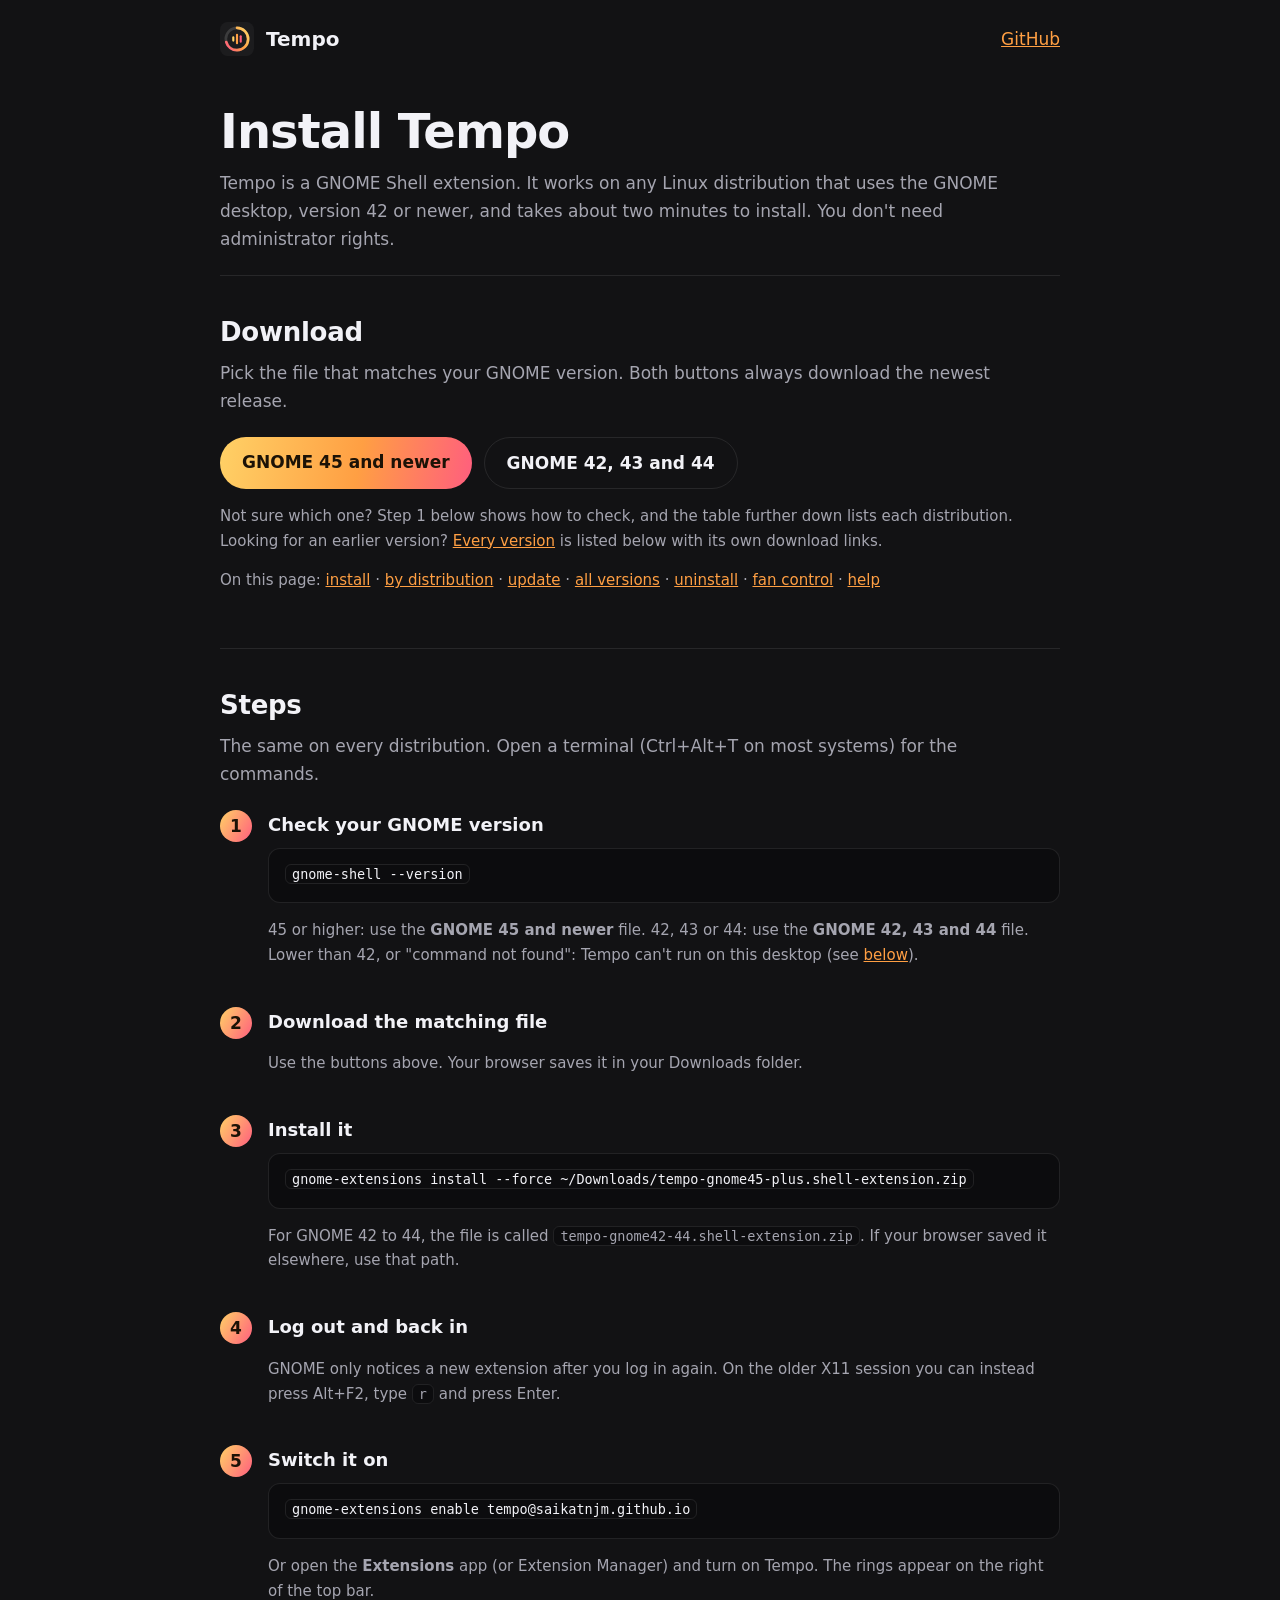
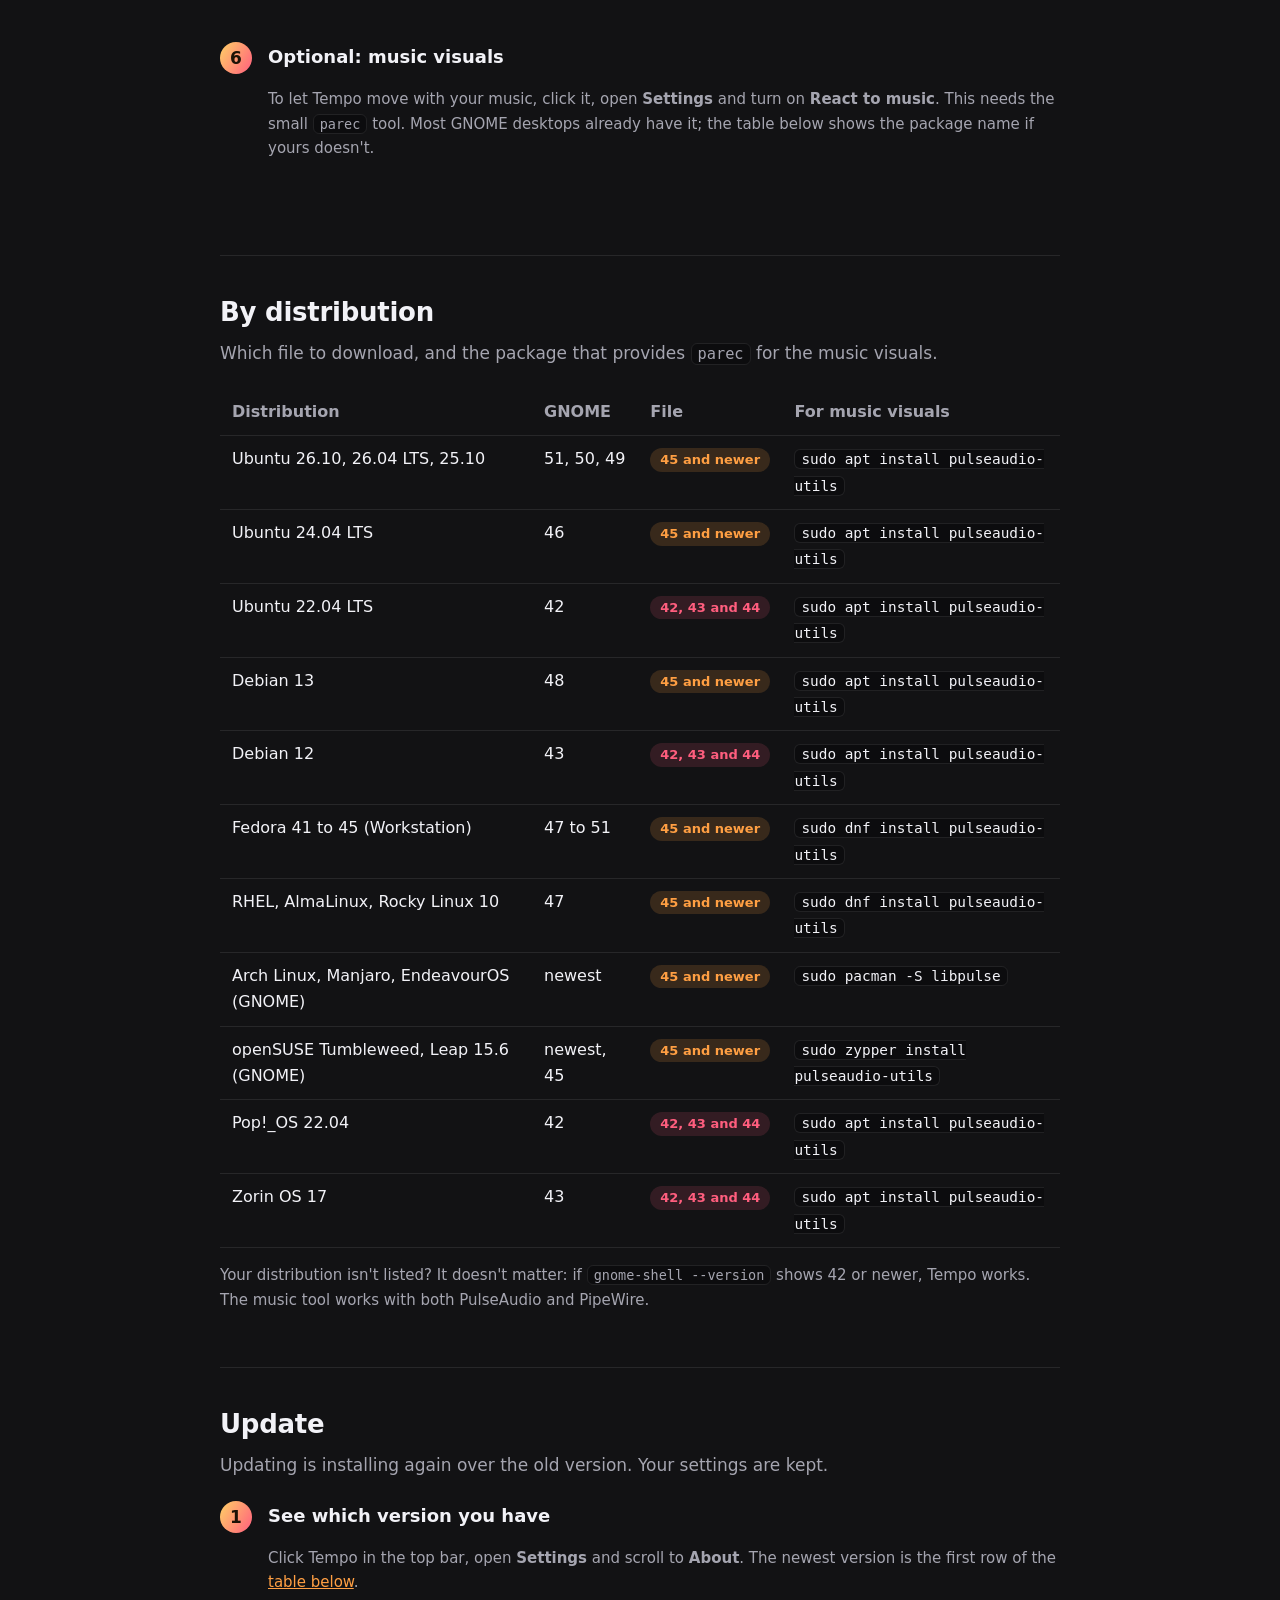
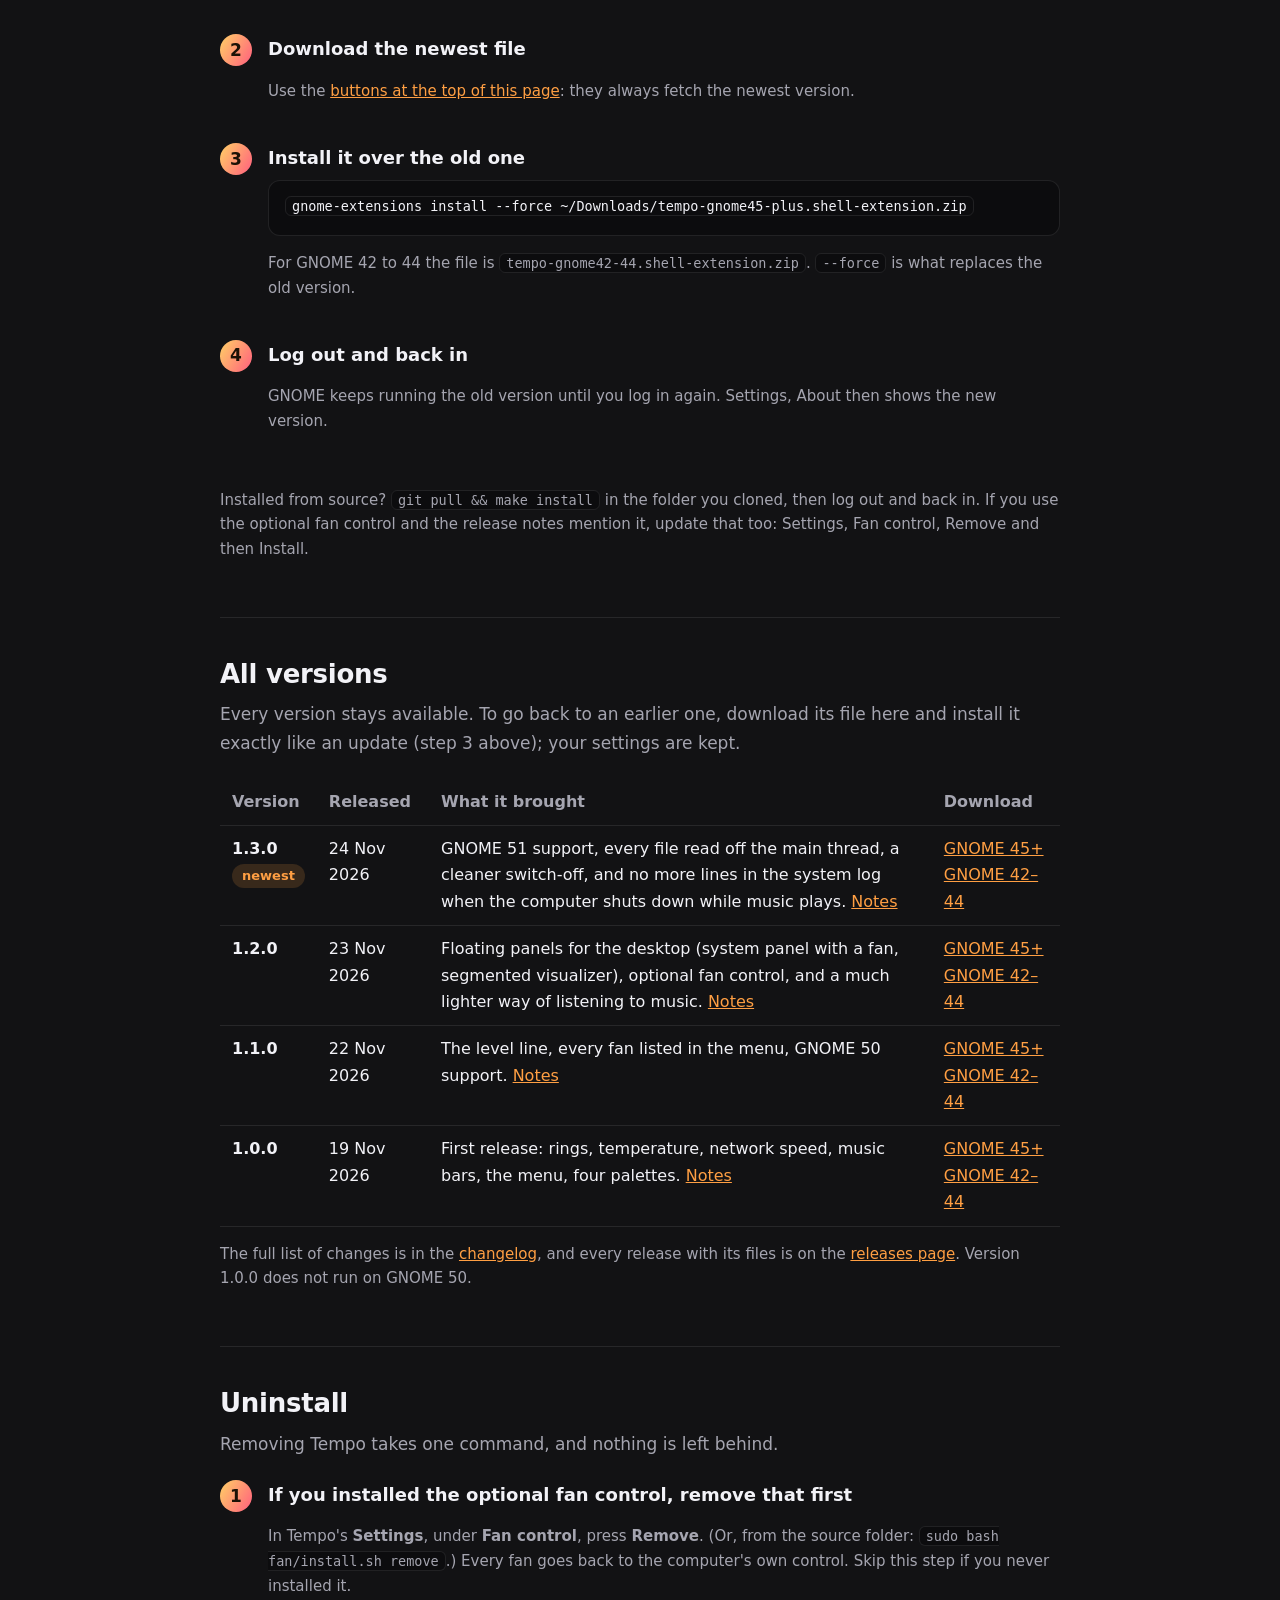
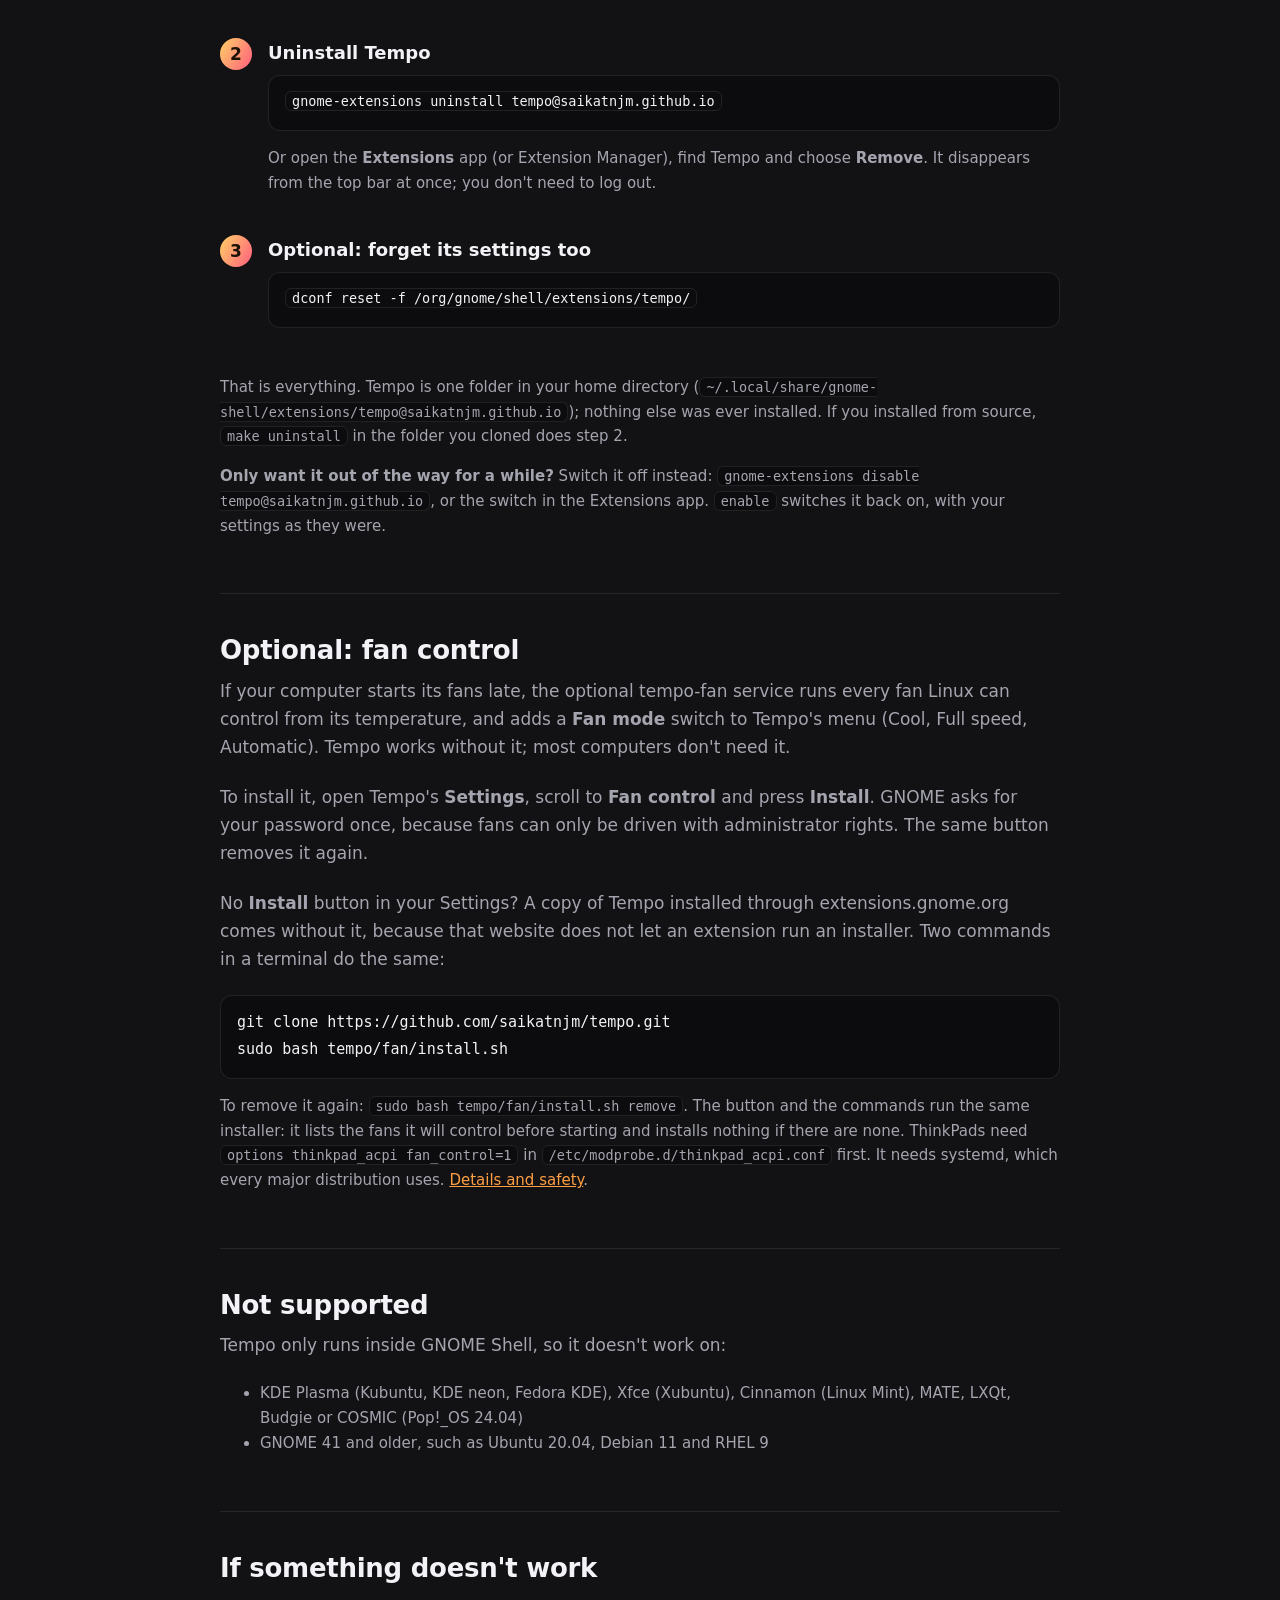
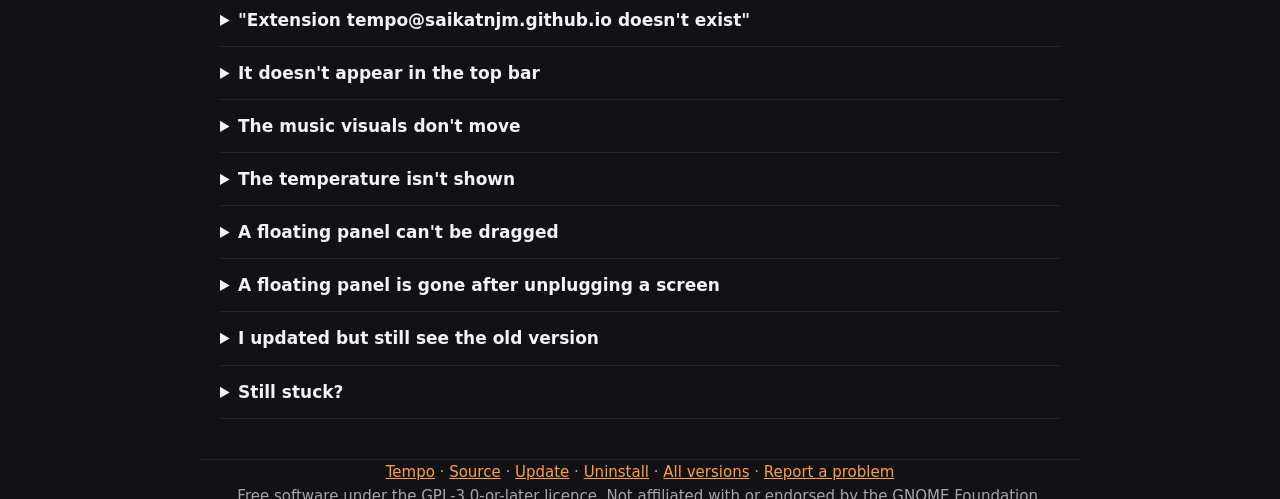
<file: docs/install.html>
<!doctype html>
<html lang="en">
<head>
<meta charset="utf-8">
<meta name="viewport" content="width=device-width, initial-scale=1">
<title>Install Tempo on Ubuntu, Fedora, Debian and other GNOME desktops</title>
<meta name="description" content="How to install, update and remove Tempo, the super light system monitor for the GNOME top bar, on Ubuntu, Fedora, Debian, Arch and other Linux desktops.">
<meta name="google-site-verification" content="RF5trxrdZtkytEnmTEsT2Wl1QqtxB0JtmKpjnZm3wFc">
<link rel="canonical" href="https://saikatnjm.github.io/tempo/install.html">
<meta property="og:type" content="website">
<meta property="og:site_name" content="Tempo">
<meta property="og:title" content="Install Tempo on Ubuntu, Fedora, Debian and other GNOME desktops">
<meta property="og:description" content="Step-by-step instructions for installing, updating and removing Tempo, the super light system monitor for the GNOME top bar.">
<meta property="og:url" content="https://saikatnjm.github.io/tempo/install.html">
<meta property="og:image" content="https://saikatnjm.github.io/tempo/assets/social-card.png">
<meta name="twitter:card" content="summary_large_image">
<link rel="icon" type="image/svg+xml" href="assets/logo.svg">
<style>
:root {
  --bg: #121214; --surface: #1b1b1f; --line: rgba(255, 255, 255, .09);
  --text: #f2f2f7; --muted: #a5a5b0;
  --p1: #ffd166; --p2: #ff9f43; --p3: #ff5e7e;
}
* { box-sizing: border-box; }
html { scroll-behavior: smooth; }
body {
  margin: 0; background: var(--bg); color: var(--text);
  font: 17px/1.65 Inter, system-ui, -apple-system, "Segoe UI", Roboto, Ubuntu, Cantarell, sans-serif;
}
a { color: var(--p2); }
.wrap { max-width: 880px; margin: 0 auto; padding: 0 20px; }
nav { display: flex; align-items: center; gap: 12px; padding: 22px 0; }
nav img { width: 34px; height: 34px; }
nav a.home { color: var(--text); font-weight: 700; text-decoration: none; font-size: 20px; }
nav .spacer { flex: 1; }
h1 { font-size: clamp(34px, 6vw, 48px); line-height: 1.15; margin: 26px 0 10px; letter-spacing: -.02em; }
h2 { font-size: 26px; line-height: 1.25; margin: 0 0 10px; letter-spacing: -.01em; }
h3 { font-size: 18px; margin: 22px 0 6px; }
.lead { color: var(--muted); margin: 0 0 22px; }
section { padding: 40px 0; border-top: 1px solid var(--line); }
.buttons { display: flex; gap: 12px; flex-wrap: wrap; margin: 16px 0 10px; }
.button {
  display: inline-block; padding: 11px 22px; border-radius: 999px; font-weight: 600;
  text-decoration: none; border: 1px solid var(--line); color: var(--text);
}
.button.primary { background: linear-gradient(100deg, var(--p1), var(--p2) 55%, var(--p3)); color: #1c1206; border: 0; }
.note { color: var(--muted); font-size: 15px; }
ol.steps { padding-left: 0; list-style: none; counter-reset: step; }
ol.steps > li { counter-increment: step; position: relative; padding: 0 0 22px 48px; }
ol.steps > li::before {
  content: counter(step); position: absolute; left: 0; top: 0; width: 32px; height: 32px; border-radius: 50%;
  background: linear-gradient(120deg, var(--p1), var(--p3)); color: #1c1206; font-weight: 700;
  display: flex; align-items: center; justify-content: center;
}
ol.steps h3 { margin-top: 2px; }
pre { background: #0c0c0e; border: 1px solid var(--line); border-radius: 12px; padding: 14px 16px; overflow-x: auto; font-size: 15px; margin: 8px 0; }
code { font-family: ui-monospace, "JetBrains Mono", "DejaVu Sans Mono", Menlo, monospace; }
p code, li code, td code { overflow-wrap: anywhere; }
p code, li code, td code { background: #0c0c0e; border: 1px solid var(--line); border-radius: 6px; padding: 1px 6px; font-size: .9em; }
table { width: 100%; border-collapse: collapse; font-size: 16px; }
th, td { text-align: left; padding: 10px 12px; border-bottom: 1px solid var(--line); vertical-align: top; }
th { color: var(--muted); font-weight: 600; }
.scroll { overflow-x: auto; }
.tag { display: inline-block; font-size: 13px; font-weight: 600; border-radius: 999px; padding: 1px 10px; white-space: nowrap; }
.tag.new { background: rgba(255, 159, 67, .16); color: var(--p2); }
.tag.old { background: rgba(255, 94, 126, .14); color: var(--p3); }
.tag.no { background: rgba(255, 255, 255, .08); color: var(--muted); }
details { border-bottom: 1px solid var(--line); padding: 12px 0; }
summary { cursor: pointer; font-weight: 600; }
details p, details pre { margin: 8px 0 0; }
details p { color: var(--muted); }
footer { color: var(--muted); font-size: 15px; padding: 36px 0 60px; border-top: 1px solid var(--line); text-align: center; }
</style>
</head>
<body>
<div class="wrap">
<nav>
  <img src="assets/logo.svg" alt="" width="34" height="34">
  <a class="home" href="./">Tempo</a>
  <span class="spacer"></span>
  <a href="https://github.com/saikatnjm/tempo">GitHub</a>
</nav>

<h1>Install Tempo</h1>
<p class="lead">Tempo is a GNOME Shell extension. It works on any Linux distribution that uses the GNOME desktop, version 42 or newer, and takes about two minutes to install. You don't need administrator rights.</p>

<section id="download">
  <h2>Download</h2>
  <p class="lead">Pick the file that matches your GNOME version. Both buttons always download the newest release.</p>
  <div class="buttons">
    <a class="button primary" href="https://github.com/saikatnjm/tempo/releases/latest/download/tempo-gnome45-plus.shell-extension.zip">GNOME 45 and newer</a>
    <a class="button" href="https://github.com/saikatnjm/tempo/releases/latest/download/tempo-gnome42-44.shell-extension.zip">GNOME 42, 43 and 44</a>
  </div>
  <p class="note">Not sure which one? Step 1 below shows how to check, and the table further down lists each distribution. Looking for an earlier version? <a href="#versions">Every version</a> is listed below with its own download links.</p>
  <p class="note">On this page: <a href="#steps">install</a> · <a href="#distributions">by distribution</a> · <a href="#update">update</a> · <a href="#versions">all versions</a> · <a href="#uninstall">uninstall</a> · <a href="#fan">fan control</a> · <a href="#help">help</a></p>
</section>

<section id="steps">
  <h2>Steps</h2>
  <p class="lead">The same on every distribution. Open a terminal (Ctrl+Alt+T on most systems) for the commands.</p>
  <ol class="steps">
    <li>
      <h3>Check your GNOME version</h3>
<pre><code>gnome-shell --version</code></pre>
      <p class="note">45 or higher: use the <b>GNOME 45 and newer</b> file. 42, 43 or 44: use the <b>GNOME 42, 43 and 44</b> file. Lower than 42, or "command not found": Tempo can't run on this desktop (see <a href="#not-supported">below</a>).</p>
    </li>
    <li>
      <h3>Download the matching file</h3>
      <p class="note">Use the buttons above. Your browser saves it in your Downloads folder.</p>
    </li>
    <li>
      <h3>Install it</h3>
<pre><code>gnome-extensions install --force ~/Downloads/tempo-gnome45-plus.shell-extension.zip</code></pre>
      <p class="note">For GNOME 42 to 44, the file is called <code>tempo-gnome42-44.shell-extension.zip</code>. If your browser saved it elsewhere, use that path.</p>
    </li>
    <li>
      <h3>Log out and back in</h3>
      <p class="note">GNOME only notices a new extension after you log in again. On the older X11 session you can instead press Alt+F2, type <code>r</code> and press Enter.</p>
    </li>
    <li>
      <h3>Switch it on</h3>
<pre><code>gnome-extensions enable tempo@saikatnjm.github.io</code></pre>
      <p class="note">Or open the <b>Extensions</b> app (or Extension Manager) and turn on Tempo. The rings appear on the right of the top bar.</p>
    </li>
    <li>
      <h3>Optional: music visuals</h3>
      <p class="note">To let Tempo move with your music, click it, open <b>Settings</b> and turn on <b>React to music</b>. This needs the small <code>parec</code> tool. Most GNOME desktops already have it; the table below shows the package name if yours doesn't.</p>
    </li>
  </ol>
</section>

<section id="distributions">
  <h2>By distribution</h2>
  <p class="lead">Which file to download, and the package that provides <code>parec</code> for the music visuals.</p>
  <div class="scroll">
  <table>
    <thead><tr><th>Distribution</th><th>GNOME</th><th>File</th><th>For music visuals</th></tr></thead>
    <tbody>
      <tr><td>Ubuntu 26.10, 26.04 LTS, 25.10</td><td>51, 50, 49</td><td><span class="tag new">45 and newer</span></td><td><code>sudo apt install pulseaudio-utils</code></td></tr>
      <tr><td>Ubuntu 24.04 LTS</td><td>46</td><td><span class="tag new">45 and newer</span></td><td><code>sudo apt install pulseaudio-utils</code></td></tr>
      <tr><td>Ubuntu 22.04 LTS</td><td>42</td><td><span class="tag old">42, 43 and 44</span></td><td><code>sudo apt install pulseaudio-utils</code></td></tr>
      <tr><td>Debian 13</td><td>48</td><td><span class="tag new">45 and newer</span></td><td><code>sudo apt install pulseaudio-utils</code></td></tr>
      <tr><td>Debian 12</td><td>43</td><td><span class="tag old">42, 43 and 44</span></td><td><code>sudo apt install pulseaudio-utils</code></td></tr>
      <tr><td>Fedora 41 to 45 (Workstation)</td><td>47 to 51</td><td><span class="tag new">45 and newer</span></td><td><code>sudo dnf install pulseaudio-utils</code></td></tr>
      <tr><td>RHEL, AlmaLinux, Rocky Linux 10</td><td>47</td><td><span class="tag new">45 and newer</span></td><td><code>sudo dnf install pulseaudio-utils</code></td></tr>
      <tr><td>Arch Linux, Manjaro, EndeavourOS (GNOME)</td><td>newest</td><td><span class="tag new">45 and newer</span></td><td><code>sudo pacman -S libpulse</code></td></tr>
      <tr><td>openSUSE Tumbleweed, Leap 15.6 (GNOME)</td><td>newest, 45</td><td><span class="tag new">45 and newer</span></td><td><code>sudo zypper install pulseaudio-utils</code></td></tr>
      <tr><td>Pop!_OS 22.04</td><td>42</td><td><span class="tag old">42, 43 and 44</span></td><td><code>sudo apt install pulseaudio-utils</code></td></tr>
      <tr><td>Zorin OS 17</td><td>43</td><td><span class="tag old">42, 43 and 44</span></td><td><code>sudo apt install pulseaudio-utils</code></td></tr>
    </tbody>
  </table>
  </div>
  <p class="note">Your distribution isn't listed? It doesn't matter: if <code>gnome-shell --version</code> shows 42 or newer, Tempo works. The music tool works with both PulseAudio and PipeWire.</p>
</section>

<section id="update">
  <h2>Update</h2>
  <p class="lead">Updating is installing again over the old version. Your settings are kept.</p>
  <ol class="steps">
    <li>
      <h3>See which version you have</h3>
      <p class="note">Click Tempo in the top bar, open <b>Settings</b> and scroll to <b>About</b>. The newest version is the first row of the <a href="#versions">table below</a>.</p>
    </li>
    <li>
      <h3>Download the newest file</h3>
      <p class="note">Use the <a href="#download">buttons at the top of this page</a>: they always fetch the newest version.</p>
    </li>
    <li>
      <h3>Install it over the old one</h3>
<pre><code>gnome-extensions install --force ~/Downloads/tempo-gnome45-plus.shell-extension.zip</code></pre>
      <p class="note">For GNOME 42 to 44 the file is <code>tempo-gnome42-44.shell-extension.zip</code>. <code>--force</code> is what replaces the old version.</p>
    </li>
    <li>
      <h3>Log out and back in</h3>
      <p class="note">GNOME keeps running the old version until you log in again. Settings, About then shows the new version.</p>
    </li>
  </ol>
  <p class="note">Installed from source? <code>git pull &amp;&amp; make install</code> in the folder you cloned, then log out and back in. If you use the optional fan control and the release notes mention it, update that too: Settings, Fan control, Remove and then Install.</p>
</section>

<section id="versions">
  <h2>All versions</h2>
  <p class="lead">Every version stays available. To go back to an earlier one, download its file here and install it exactly like an update (step 3 above); your settings are kept.</p>
  <div class="scroll">
  <table>
    <thead><tr><th>Version</th><th>Released</th><th>What it brought</th><th>Download</th></tr></thead>
    <tbody>
      <tr><td><b>1.3.0</b><br><span class="tag new">newest</span></td><td>24 Nov 2026</td><td>GNOME 51 support, every file read off the main thread, a cleaner switch-off, and no more lines in the system log when the computer shuts down while music plays. <a href="https://github.com/saikatnjm/tempo/releases/tag/v1.3.0">Notes</a></td>
        <td><a href="https://github.com/saikatnjm/tempo/releases/download/v1.3.0/tempo-1.3.0-gnome45-plus.shell-extension.zip">GNOME&nbsp;45+</a><br><a href="https://github.com/saikatnjm/tempo/releases/download/v1.3.0/tempo-1.3.0-gnome42-44.shell-extension.zip">GNOME&nbsp;42–44</a></td></tr>
      <tr><td><b>1.2.0</b></td><td>23 Nov 2026</td><td>Floating panels for the desktop (system panel with a fan, segmented visualizer), optional fan control, and a much lighter way of listening to music. <a href="https://github.com/saikatnjm/tempo/releases/tag/v1.2.0">Notes</a></td>
        <td><a href="https://github.com/saikatnjm/tempo/releases/download/v1.2.0/tempo-1.2.0-gnome45-plus.shell-extension.zip">GNOME&nbsp;45+</a><br><a href="https://github.com/saikatnjm/tempo/releases/download/v1.2.0/tempo-1.2.0-gnome42-44.shell-extension.zip">GNOME&nbsp;42–44</a></td></tr>
      <tr><td><b>1.1.0</b></td><td>22 Nov 2026</td><td>The level line, every fan listed in the menu, GNOME 50 support. <a href="https://github.com/saikatnjm/tempo/releases/tag/v1.1.0">Notes</a></td>
        <td><a href="https://github.com/saikatnjm/tempo/releases/download/v1.1.0/tempo-1.1.0-gnome45-plus.shell-extension.zip">GNOME&nbsp;45+</a><br><a href="https://github.com/saikatnjm/tempo/releases/download/v1.1.0/tempo-1.1.0-gnome42-44.shell-extension.zip">GNOME&nbsp;42–44</a></td></tr>
      <tr><td><b>1.0.0</b></td><td>19 Nov 2026</td><td>First release: rings, temperature, network speed, music bars, the menu, four palettes. <a href="https://github.com/saikatnjm/tempo/releases/tag/v1.0.0">Notes</a></td>
        <td><a href="https://github.com/saikatnjm/tempo/releases/download/v1.0.0/tempo-1.0.0-gnome45%2B.shell-extension.zip">GNOME&nbsp;45+</a><br><a href="https://github.com/saikatnjm/tempo/releases/download/v1.0.0/tempo-1.0.0-gnome42-44.shell-extension.zip">GNOME&nbsp;42–44</a></td></tr>
    </tbody>
  </table>
  </div>
  <p class="note">The full list of changes is in the <a href="https://github.com/saikatnjm/tempo/blob/main/CHANGELOG.md">changelog</a>, and every release with its files is on the <a href="https://github.com/saikatnjm/tempo/releases">releases page</a>. Version 1.0.0 does not run on GNOME 50.</p>
</section>

<section id="uninstall">
  <span id="remove"></span>
  <h2>Uninstall</h2>
  <p class="lead">Removing Tempo takes one command, and nothing is left behind.</p>
  <ol class="steps">
    <li>
      <h3>If you installed the optional fan control, remove that first</h3>
      <p class="note">In Tempo's <b>Settings</b>, under <b>Fan control</b>, press <b>Remove</b>. (Or, from the source folder: <code>sudo bash fan/install.sh remove</code>.) Every fan goes back to the computer's own control. Skip this step if you never installed it.</p>
    </li>
    <li>
      <h3>Uninstall Tempo</h3>
<pre><code>gnome-extensions uninstall tempo@saikatnjm.github.io</code></pre>
      <p class="note">Or open the <b>Extensions</b> app (or Extension Manager), find Tempo and choose <b>Remove</b>. It disappears from the top bar at once; you don't need to log out.</p>
    </li>
    <li>
      <h3>Optional: forget its settings too</h3>
<pre><code>dconf reset -f /org/gnome/shell/extensions/tempo/</code></pre>
    </li>
  </ol>
  <p class="note">That is everything. Tempo is one folder in your home directory (<code>~/.local/share/gnome-shell/extensions/tempo@saikatnjm.github.io</code>); nothing else was ever installed. If you installed from source, <code>make uninstall</code> in the folder you cloned does step 2.</p>
  <p class="note"><b>Only want it out of the way for a while?</b> Switch it off instead: <code>gnome-extensions disable tempo@saikatnjm.github.io</code>, or the switch in the Extensions app. <code>enable</code> switches it back on, with your settings as they were.</p>
</section>

<section id="fan">
  <h2>Optional: fan control</h2>
  <p class="lead">If your computer starts its fans late, the optional tempo-fan service runs every fan Linux can control from its temperature, and adds a <b>Fan mode</b> switch to Tempo's menu (Cool, Full speed, Automatic). Tempo works without it; most computers don't need it.</p>
  <p class="lead">To install it, open Tempo's <b>Settings</b>, scroll to <b>Fan control</b> and press <b>Install</b>. GNOME asks for your password once, because fans can only be driven with administrator rights. The same button removes it again.</p>
  <p class="lead">No <b>Install</b> button in your Settings? A copy of Tempo installed through extensions.gnome.org comes without it, because that website does not let an extension run an installer. Two commands in a terminal do the same:</p>
<pre><code>git clone https://github.com/saikatnjm/tempo.git
sudo bash tempo/fan/install.sh</code></pre>
  <p class="note">To remove it again: <code>sudo bash tempo/fan/install.sh remove</code>. The button and the commands run the same installer: it lists the fans it will control before starting and installs nothing if there are none. ThinkPads need <code>options thinkpad_acpi fan_control=1</code> in <code>/etc/modprobe.d/thinkpad_acpi.conf</code> first. It needs systemd, which every major distribution uses. <a href="https://github.com/saikatnjm/tempo/tree/main/fan">Details and safety</a>.</p>
</section>

<section id="not-supported">
  <h2>Not supported</h2>
  <p class="lead">Tempo only runs inside GNOME Shell, so it doesn't work on:</p>
  <ul class="note">
    <li>KDE Plasma (Kubuntu, KDE neon, Fedora KDE), Xfce (Xubuntu), Cinnamon (Linux Mint), MATE, LXQt, Budgie or COSMIC (Pop!_OS 24.04)</li>
    <li>GNOME 41 and older, such as Ubuntu 20.04, Debian 11 and RHEL 9</li>
  </ul>
</section>

<section id="help">
  <h2>If something doesn't work</h2>
  <details><summary>"Extension tempo@saikatnjm.github.io doesn't exist"</summary>
    <p>GNOME hasn't loaded it yet. Log out and back in (step 4), then run the enable command again.</p></details>
  <details><summary>It doesn't appear in the top bar</summary>
    <p>Check its state:</p>
<pre><code>gnome-extensions info tempo@saikatnjm.github.io</code></pre>
    <p>If the state is ERROR, you probably installed the file for the other GNOME version: install the other one (step 3) and log in again. If that doesn't help, these lines show why:</p>
<pre><code>journalctl -b /usr/bin/gnome-shell | grep -i tempo</code></pre></details>
  <details><summary>The music visuals don't move</summary>
    <p>Check that <b>React to music</b> is on, that sound is actually playing, and that <code>parec</code> is installed (table above). The player must support standard media controls: if it appears in GNOME's media controls in the notification list, it does.</p></details>
  <details><summary>The temperature isn't shown</summary>
    <p>Your computer has no temperature sensor Tempo recognises yet. Please <a href="https://github.com/saikatnjm/tempo/issues">open an issue</a> with the output of <code>grep . /sys/class/hwmon/hwmon*/name</code>.</p></details>
  <details><summary>A floating panel can't be dragged</summary>
    <p>A panel on the desktop sits behind everything else, so a click only reaches it where nothing is in front. If your desktop shows icons (Ubuntu's Desktop Icons does), or you use the older X11 session, the click never arrives. In Settings, set <b>Place them</b> to <b>On top of windows</b>, move and size the panel, then switch back to <b>On the desktop</b>.</p></details>
  <details><summary>A floating panel is gone after unplugging a screen</summary>
    <p>It comes back to the main screen by itself, and returns to its place when the screen is plugged in again. To put a panel back where it started: <code>gsettings --schemadir ~/.local/share/gnome-shell/extensions/tempo@saikatnjm.github.io/schemas reset org.gnome.shell.extensions.tempo float-stats-rect</code> (or <code>float-viz-rect</code> for the visualizer).</p></details>
  <details><summary>I updated but still see the old version</summary>
    <p>Log out and back in: GNOME loads an extension once per login. If Settings, About still shows the old number after that, the file for the other GNOME version was installed; install the right one (step 3).</p></details>
  <details><summary>Still stuck?</summary>
    <p><a href="https://github.com/saikatnjm/tempo/issues">Open an issue on GitHub</a> with your distribution, the output of <code>gnome-shell --version</code>, and what you see.</p></details>
</section>
</div>

<footer class="wrap">
  <a href="./">Tempo</a> ·
  <a href="https://github.com/saikatnjm/tempo">Source</a> ·
  <a href="#update">Update</a> ·
  <a href="#uninstall">Uninstall</a> ·
  <a href="https://github.com/saikatnjm/tempo/releases">All versions</a> ·
  <a href="https://github.com/saikatnjm/tempo/issues">Report a problem</a><br>
  Free software under the GPL-3.0-or-later licence. Not affiliated with or endorsed by the GNOME Foundation.
</footer>
</body>
</html>
</file>
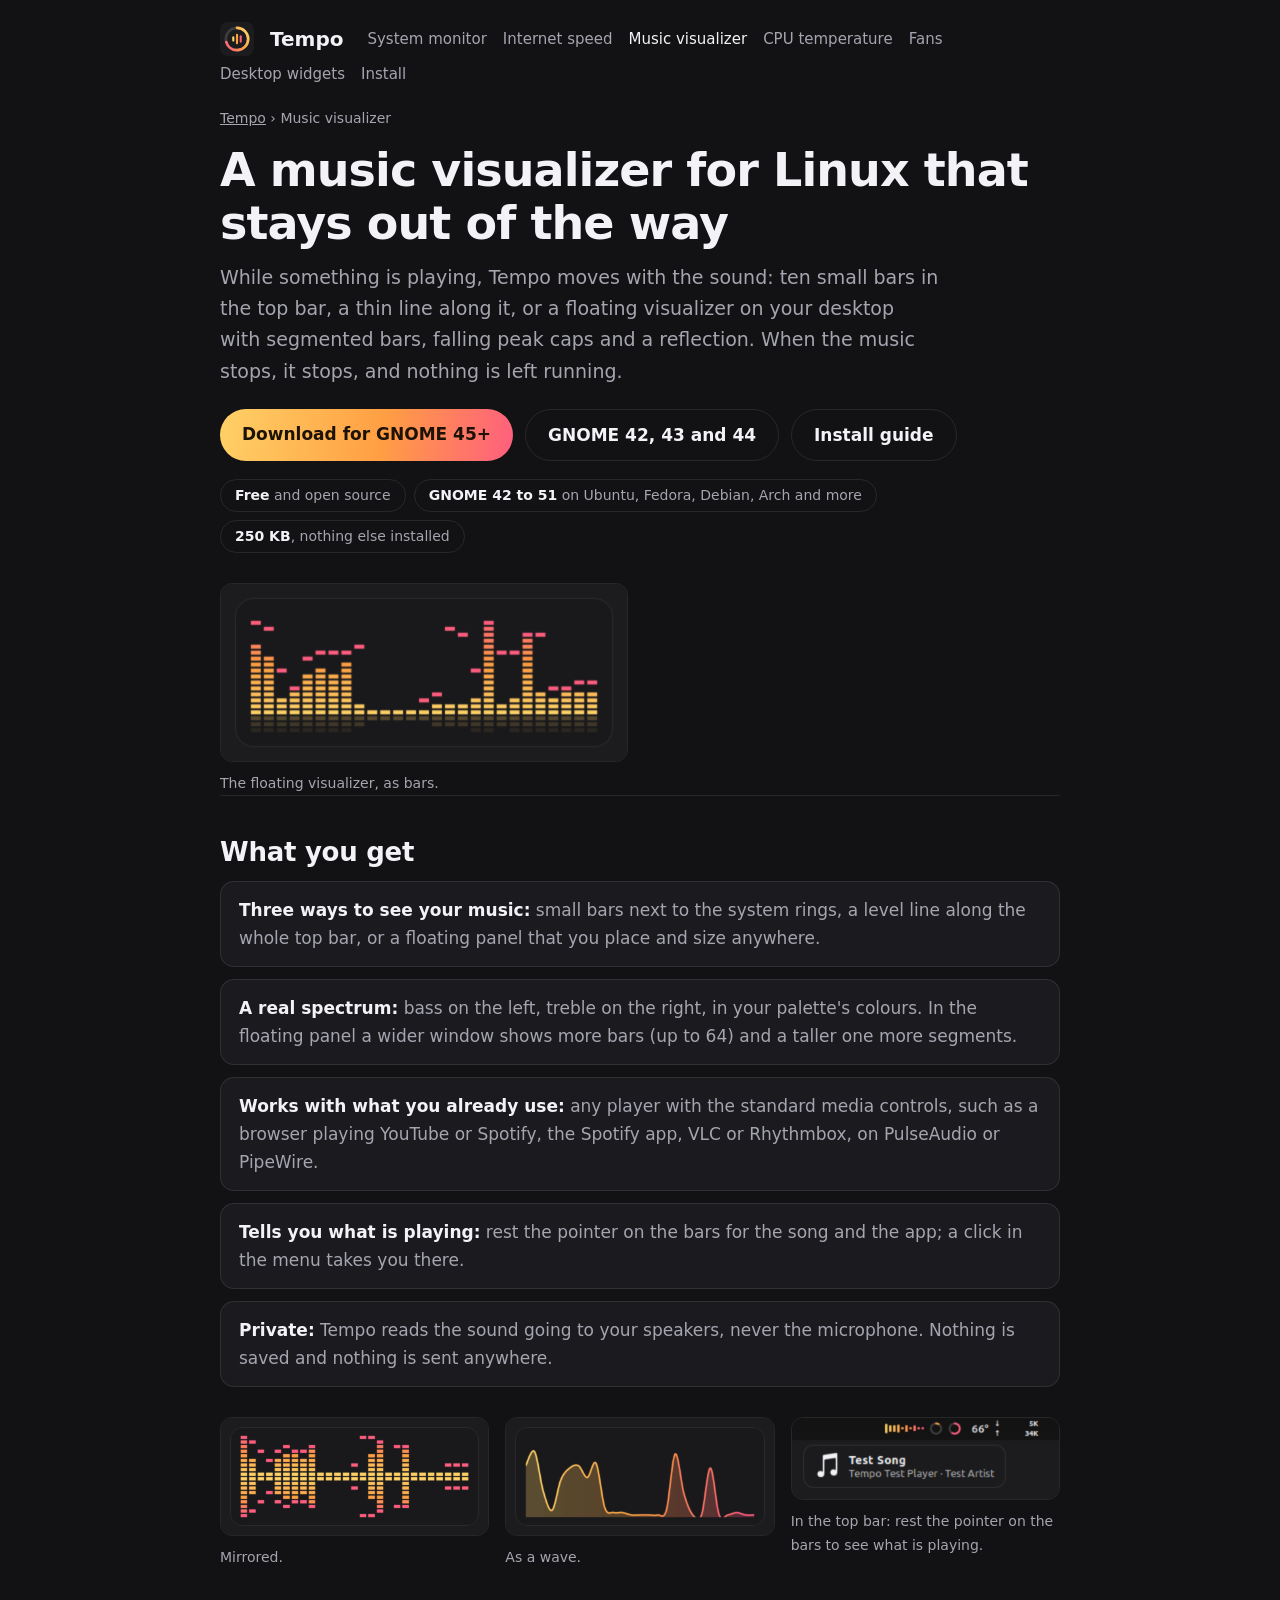
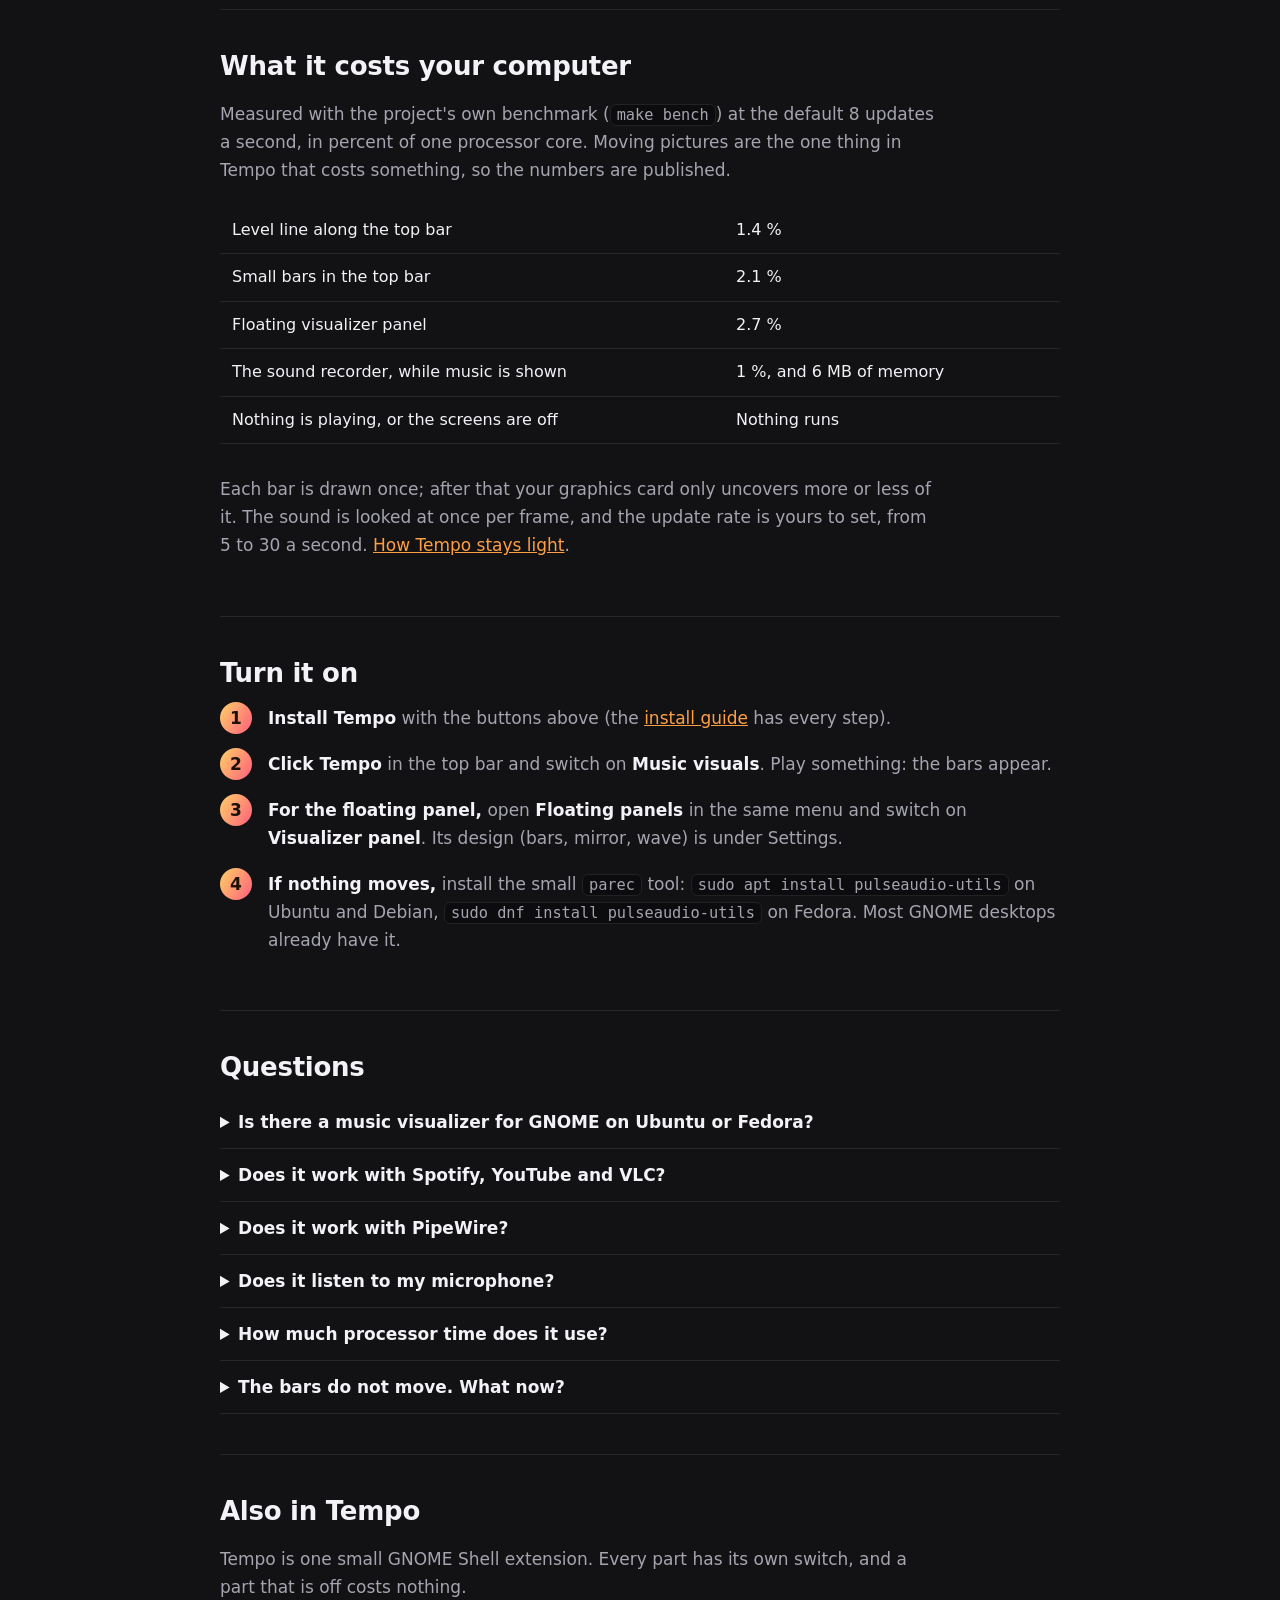
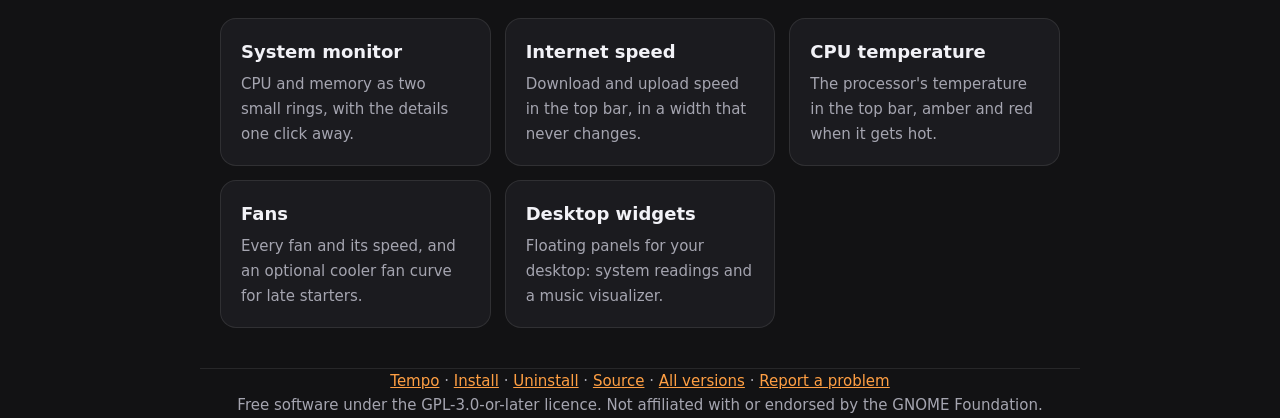
<file: docs/music-visualizer.html>
<!doctype html>
<html lang="en">
<head>
<meta charset="utf-8">
<meta name="viewport" content="width=device-width, initial-scale=1">
<title>Music visualizer for Linux and the GNOME desktop | Tempo</title>
<meta name="description" content="A light music visualizer for Linux: spectrum bars in the GNOME top bar or a floating panel on your desktop. Works with any player, on PulseAudio and PipeWire.">
<meta name="google-site-verification" content="RF5trxrdZtkytEnmTEsT2Wl1QqtxB0JtmKpjnZm3wFc">
<link rel="canonical" href="https://saikatnjm.github.io/tempo/music-visualizer.html">
<meta property="og:type" content="website">
<meta property="og:site_name" content="Tempo">
<meta property="og:title" content="Music visualizer for Linux and the GNOME desktop | Tempo">
<meta property="og:description" content="A light music visualizer for Linux: spectrum bars in the GNOME top bar or a floating panel on your desktop. Works with any player, on PulseAudio and PipeWire.">
<meta property="og:url" content="https://saikatnjm.github.io/tempo/music-visualizer.html">
<meta property="og:image" content="https://saikatnjm.github.io/tempo/assets/social-card.png">
<meta property="og:image:width" content="1200">
<meta property="og:image:height" content="630">
<meta property="og:image:alt" content="Tempo: a super light system monitor for the GNOME top bar">
<meta name="twitter:card" content="summary_large_image">
<link rel="icon" type="image/svg+xml" href="assets/logo.svg">
<link rel="stylesheet" href="assets/site.css">
<script type="application/ld+json">
{
 "@context": "https://schema.org",
 "@graph": [
  {
   "@type": "SoftwareApplication",
   "name": "Tempo",
   "description": "A super light system monitor for the GNOME top bar on Linux: CPU and memory rings, temperature, internet speed and fans, with a music visualizer and desktop widgets when you want them.",
   "applicationCategory": "UtilitiesApplication",
   "applicationSubCategory": "System monitor",
   "operatingSystem": "Linux with the GNOME desktop (GNOME Shell 42 to 51)",
   "softwareVersion": "1.3.0",
   "offers": {
    "@type": "Offer",
    "price": "0",
    "priceCurrency": "USD"
   },
   "isAccessibleForFree": true,
   "license": "https://www.gnu.org/licenses/gpl-3.0.html",
   "url": "https://saikatnjm.github.io/tempo/",
   "downloadUrl": "https://github.com/saikatnjm/tempo/releases/latest",
   "codeRepository": "https://github.com/saikatnjm/tempo",
   "image": "https://saikatnjm.github.io/tempo/assets/social-card.png",
   "screenshot": "https://saikatnjm.github.io/tempo/assets/float-both.png"
  },
  {
   "@type": "BreadcrumbList",
   "itemListElement": [
    {
     "@type": "ListItem",
     "position": 1,
     "name": "Tempo",
     "item": "https://saikatnjm.github.io/tempo/"
    },
    {
     "@type": "ListItem",
     "position": 2,
     "name": "Music visualizer",
     "item": "https://saikatnjm.github.io/tempo/music-visualizer.html"
    }
   ]
  },
  {
   "@type": "FAQPage",
   "mainEntity": [
    {
     "@type": "Question",
     "name": "Is there a music visualizer for GNOME on Ubuntu or Fedora?",
     "acceptedAnswer": {
      "@type": "Answer",
      "text": "Yes. Tempo is a GNOME Shell extension with a music visualizer built in: small bars or a level line in the top bar, or a floating visualizer panel on the desktop. It works on GNOME 42 to 51."
     }
    },
    {
     "@type": "Question",
     "name": "Does it work with Spotify, YouTube and VLC?",
     "acceptedAnswer": {
      "@type": "Answer",
      "text": "Yes, with any player that supports the standard media controls. If the player shows up in GNOME's media controls in the notification list, Tempo follows it. That covers browsers, the Spotify app, VLC, Rhythmbox and most others."
     }
    },
    {
     "@type": "Question",
     "name": "Does it work with PipeWire?",
     "acceptedAnswer": {
      "@type": "Answer",
      "text": "Yes, with PipeWire and with PulseAudio. Tempo uses the small parec tool, which talks to both."
     }
    },
    {
     "@type": "Question",
     "name": "Does it listen to my microphone?",
     "acceptedAnswer": {
      "@type": "Answer",
      "text": "No. It reads only the sound going to your speakers, turns it into bar heights in memory and throws it away. You can check with pactl list source-outputs: the stream is called Tempo and is attached to your speakers."
     }
    },
    {
     "@type": "Question",
     "name": "How much processor time does it use?",
     "acceptedAnswer": {
      "@type": "Answer",
      "text": "At the default 8 updates a second: 1.4 % of one processor core for the level line, 2.1 % for the small bars and 2.7 % for the floating panel, plus about 1 % for the sound recorder. While nothing is playing, nothing runs."
     }
    },
    {
     "@type": "Question",
     "name": "The bars do not move. What now?",
     "acceptedAnswer": {
      "@type": "Answer",
      "text": "Check that Music visuals is switched on, that sound is really playing, and that the parec tool is installed (package pulseaudio-utils). Games and apps without media controls do not start the bars."
     }
    }
   ]
  }
 ]
}
</script>
</head>
<body>
<!-- Made by tools/site.py. Change the texts there, not here. -->
<div class="wrap">
<nav aria-label="Tempo">
  <img src="assets/logo.svg" alt="" width="34" height="34">
  <a class="home" href="./">Tempo</a>
  <a href="system-monitor.html">System monitor</a>
  <a href="network-speed.html">Internet speed</a>
  <a href="music-visualizer.html" aria-current="page">Music visualizer</a>
  <a href="cpu-temperature.html">CPU temperature</a>
  <a href="fan-control.html">Fans</a>
  <a href="desktop-widgets.html">Desktop widgets</a>
  <a href="install.html">Install</a>
</nav>
<p class="crumbs"><a href="./">Tempo</a> › Music visualizer</p>

<h1>A music visualizer for Linux that stays out of the way</h1>
<p class="lead">While something is playing, Tempo moves with the sound: ten small bars in the top bar, a thin line along it, or a floating visualizer on your desktop with segmented bars, falling peak caps and a reflection. When the music stops, it stops, and nothing is left running.</p>
<div class="buttons">
  <a class="button primary" href="https://github.com/saikatnjm/tempo/releases/latest/download/tempo-gnome45-plus.shell-extension.zip">Download for GNOME 45+</a>
  <a class="button" href="https://github.com/saikatnjm/tempo/releases/latest/download/tempo-gnome42-44.shell-extension.zip">GNOME 42, 43 and 44</a>
  <a class="button" href="install.html">Install guide</a>
</div>
<ul class="facts">
  <li><b>Free</b> and open source</li>
  <li><b>GNOME 42 to 51</b> on Ubuntu, Fedora, Debian, Arch and more</li>
  <li><b>250 KB</b>, nothing else installed</li>
</ul>
<figure><img src="assets/float-viz-bars.png" width="408" alt="The floating visualizer: bars of lit segments with peak caps and a faint reflection"><figcaption>The floating visualizer, as bars.</figcaption></figure>

<section>
  <h2>What you get</h2>
  <ul class="points">
    <li><b>Three ways to see your music:</b> small bars next to the system rings, a level line along the whole top bar, or a floating panel that you place and size anywhere.</li>
    <li><b>A real spectrum:</b> bass on the left, treble on the right, in your palette's colours. In the floating panel a wider window shows more bars (up to 64) and a taller one more segments.</li>
    <li><b>Works with what you already use:</b> any player with the standard media controls, such as a browser playing YouTube or Spotify, the Spotify app, VLC or Rhythmbox, on PulseAudio or PipeWire.</li>
    <li><b>Tells you what is playing:</b> rest the pointer on the bars for the song and the app; a click in the menu takes you there.</li>
    <li><b>Private:</b> Tempo reads the sound going to your speakers, never the microphone. Nothing is saved and nothing is sent anywhere.</li>
  </ul>
  <div class="pair">
<figure><img src="assets/float-viz-mirror.png" width="408" alt="The floating visualizer mirrored around its middle" loading="lazy"><figcaption>Mirrored.</figcaption></figure>
<figure><img src="assets/float-viz-wave.png" width="408" alt="The floating visualizer as a smooth wave" loading="lazy"><figcaption>As a wave.</figcaption></figure>
<figure><img src="assets/tip.png" width="330" alt="A small card under the music bars in the top bar, naming the song and the app" loading="lazy"><figcaption>In the top bar: rest the pointer on the bars to see what is playing.</figcaption></figure>
</div>
</section>

<section>
  <h2>What it costs your computer</h2>
  <p>Measured with the project's own benchmark (<code>make bench</code>) at the default 8 updates a second, in percent of one processor core. Moving pictures are the one thing in Tempo that costs something, so the numbers are published.</p>
  <div class="scroll">
  <table>
    <tbody>
      <tr><td>Level line along the top bar</td><td>1.4 %</td></tr>
      <tr><td>Small bars in the top bar</td><td>2.1 %</td></tr>
      <tr><td>Floating visualizer panel</td><td>2.7 %</td></tr>
      <tr><td>The sound recorder, while music is shown</td><td>1 %, and 6 MB of memory</td></tr>
      <tr><td>Nothing is playing, or the screens are off</td><td>Nothing runs</td></tr>
    </tbody>
  </table>
  </div>
  <p>Each bar is drawn once; after that your graphics card only uncovers more or less of it. The sound is looked at once per frame, and the update rate is yours to set, from 5 to 30 a second. <a href="./#light">How Tempo stays light</a>.</p>
</section>

<section>
  <h2>Turn it on</h2>
  <ol class="steps">
    <li><b>Install Tempo</b> with the buttons above (the <a href="install.html">install guide</a> has every step).</li>
    <li><b>Click Tempo</b> in the top bar and switch on <b>Music visuals</b>. Play something: the bars appear.</li>
    <li><b>For the floating panel,</b> open <b>Floating panels</b> in the same menu and switch on <b>Visualizer panel</b>. Its design (bars, mirror, wave) is under Settings.</li>
    <li><b>If nothing moves,</b> install the small <code>parec</code> tool: <code>sudo apt install pulseaudio-utils</code> on Ubuntu and Debian, <code>sudo dnf install pulseaudio-utils</code> on Fedora. Most GNOME desktops already have it.</li>
  </ol>
</section>

<section>
  <h2>Questions</h2>
  <details><summary>Is there a music visualizer for GNOME on Ubuntu or Fedora?</summary><p>Yes. Tempo is a GNOME Shell extension with a music visualizer built in: small bars or a level line in the top bar, or a floating visualizer panel on the desktop. It works on GNOME 42 to 51.</p></details>
  <details><summary>Does it work with Spotify, YouTube and VLC?</summary><p>Yes, with any player that supports the standard media controls. If the player shows up in GNOME&#x27;s media controls in the notification list, Tempo follows it. That covers browsers, the Spotify app, VLC, Rhythmbox and most others.</p></details>
  <details><summary>Does it work with PipeWire?</summary><p>Yes, with PipeWire and with PulseAudio. Tempo uses the small parec tool, which talks to both.</p></details>
  <details><summary>Does it listen to my microphone?</summary><p>No. It reads only the sound going to your speakers, turns it into bar heights in memory and throws it away. You can check with pactl list source-outputs: the stream is called Tempo and is attached to your speakers.</p></details>
  <details><summary>How much processor time does it use?</summary><p>At the default 8 updates a second: 1.4 % of one processor core for the level line, 2.1 % for the small bars and 2.7 % for the floating panel, plus about 1 % for the sound recorder. While nothing is playing, nothing runs.</p></details>
  <details><summary>The bars do not move. What now?</summary><p>Check that Music visuals is switched on, that sound is really playing, and that the parec tool is installed (package pulseaudio-utils). Games and apps without media controls do not start the bars.</p></details>
</section>

<section>
  <h2>Also in Tempo</h2>
  <p>Tempo is one small GNOME Shell extension. Every part has its own switch, and a part that is off costs nothing.</p>
  <div class="grid">
    <a class="card" href="system-monitor.html"><h3>System monitor</h3><p>CPU and memory as two small rings, with the details one click away.</p></a>
    <a class="card" href="network-speed.html"><h3>Internet speed</h3><p>Download and upload speed in the top bar, in a width that never changes.</p></a>
    <a class="card" href="cpu-temperature.html"><h3>CPU temperature</h3><p>The processor&#x27;s temperature in the top bar, amber and red when it gets hot.</p></a>
    <a class="card" href="fan-control.html"><h3>Fans</h3><p>Every fan and its speed, and an optional cooler fan curve for late starters.</p></a>
    <a class="card" href="desktop-widgets.html"><h3>Desktop widgets</h3><p>Floating panels for your desktop: system readings and a music visualizer.</p></a>
  </div>
</section>
</div>

<footer class="wrap">
  <a href="./">Tempo</a> ·
  <a href="install.html">Install</a> ·
  <a href="install.html#uninstall">Uninstall</a> ·
  <a href="https://github.com/saikatnjm/tempo">Source</a> ·
  <a href="install.html#versions">All versions</a> ·
  <a href="https://github.com/saikatnjm/tempo/issues">Report a problem</a><br>
  Free software under the GPL-3.0-or-later licence. Not affiliated with or endorsed by the GNOME Foundation.
</footer>
</body>
</html>
</file>
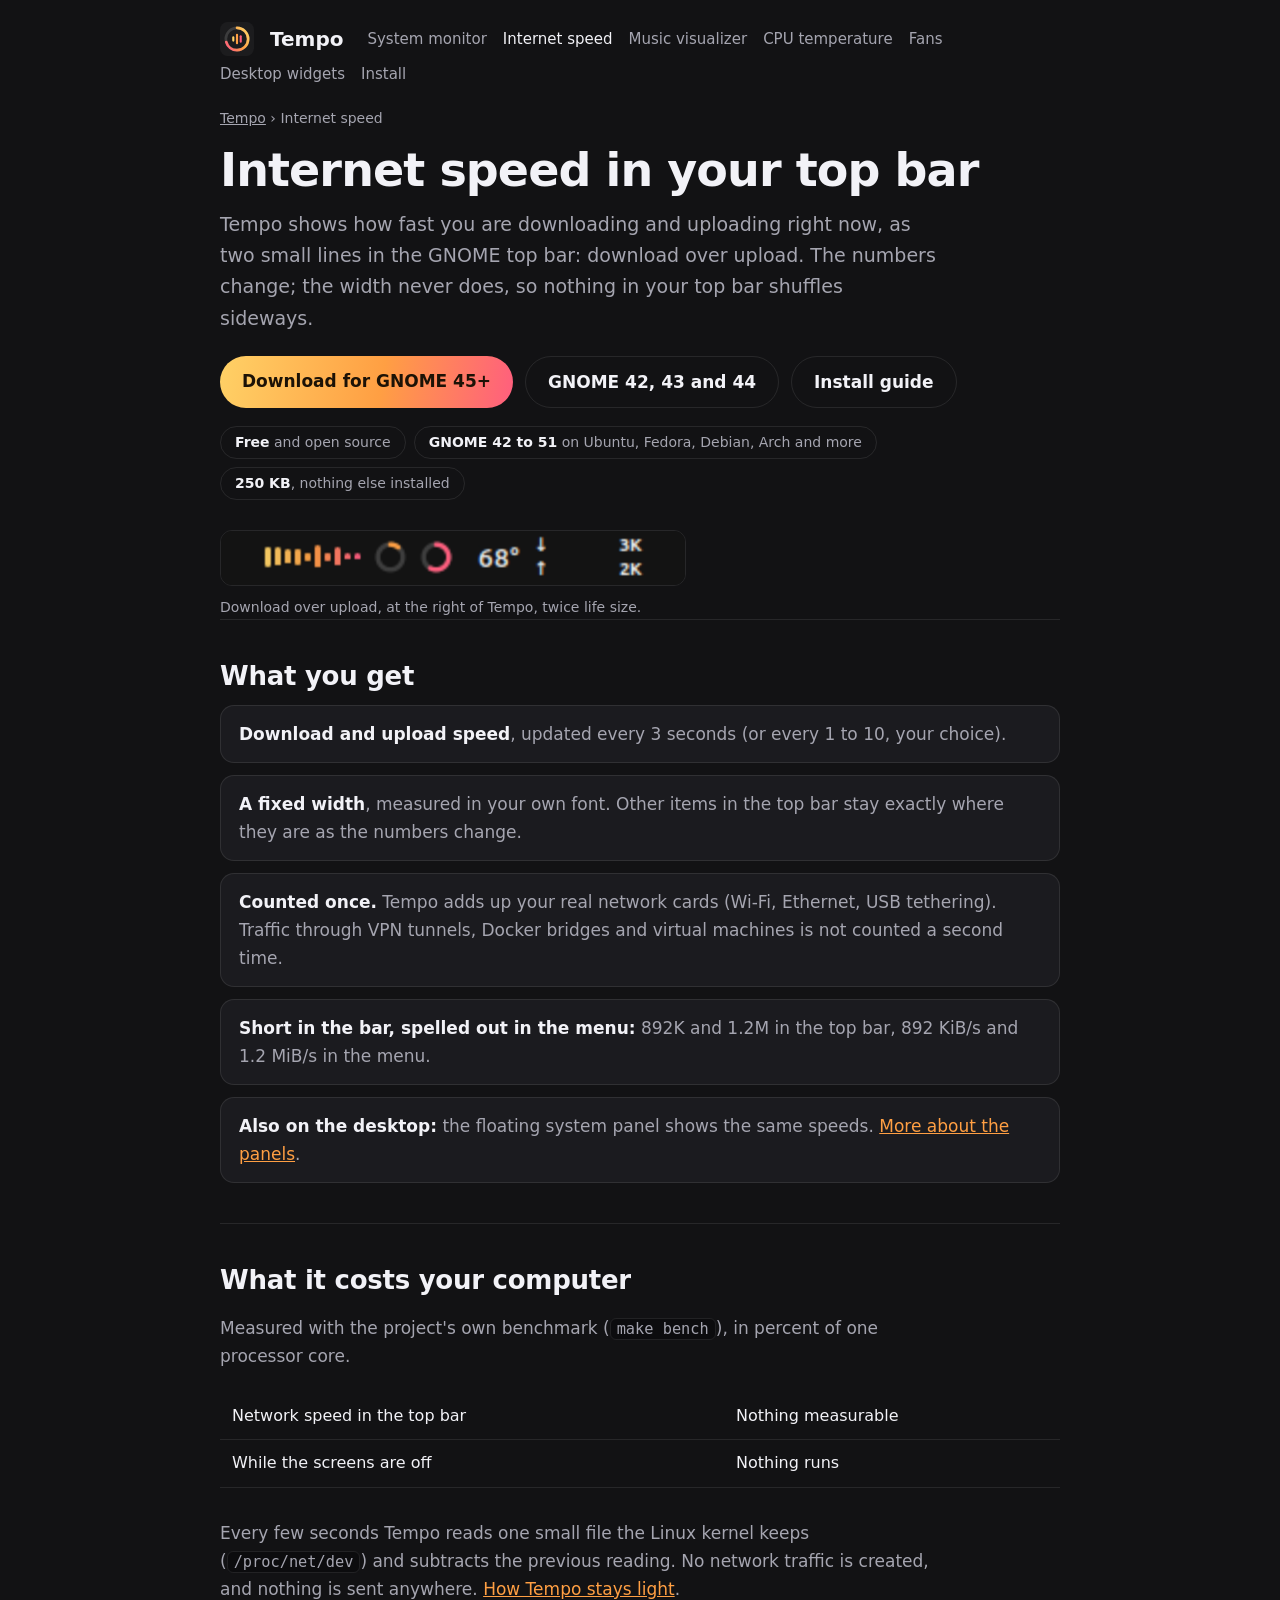
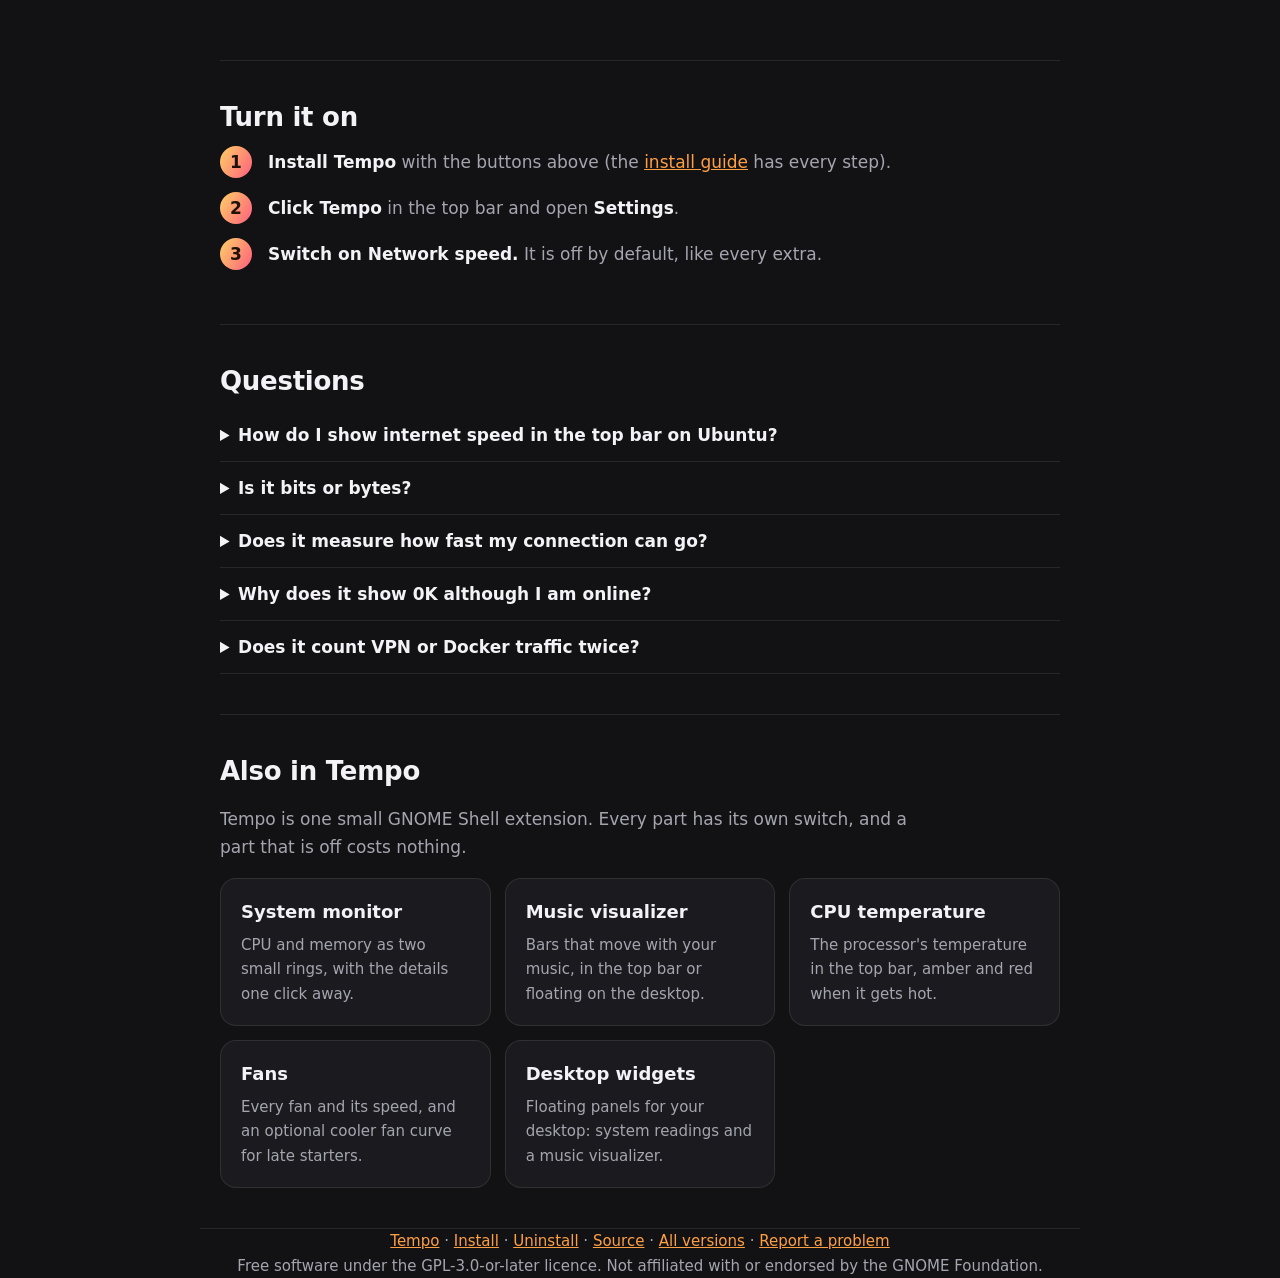
<file: docs/network-speed.html>
<!doctype html>
<html lang="en">
<head>
<meta charset="utf-8">
<meta name="viewport" content="width=device-width, initial-scale=1">
<title>Internet speed meter for the GNOME top bar on Linux | Tempo</title>
<meta name="description" content="See your download and upload speed in the GNOME top bar on Ubuntu, Fedora or any Linux with GNOME. Fixed width, no flicker, no measurable processor cost.">
<meta name="google-site-verification" content="RF5trxrdZtkytEnmTEsT2Wl1QqtxB0JtmKpjnZm3wFc">
<link rel="canonical" href="https://saikatnjm.github.io/tempo/network-speed.html">
<meta property="og:type" content="website">
<meta property="og:site_name" content="Tempo">
<meta property="og:title" content="Internet speed meter for the GNOME top bar on Linux | Tempo">
<meta property="og:description" content="See your download and upload speed in the GNOME top bar on Ubuntu, Fedora or any Linux with GNOME. Fixed width, no flicker, no measurable processor cost.">
<meta property="og:url" content="https://saikatnjm.github.io/tempo/network-speed.html">
<meta property="og:image" content="https://saikatnjm.github.io/tempo/assets/social-card.png">
<meta property="og:image:width" content="1200">
<meta property="og:image:height" content="630">
<meta property="og:image:alt" content="Tempo: a super light system monitor for the GNOME top bar">
<meta name="twitter:card" content="summary_large_image">
<link rel="icon" type="image/svg+xml" href="assets/logo.svg">
<link rel="stylesheet" href="assets/site.css">
<script type="application/ld+json">
{
 "@context": "https://schema.org",
 "@graph": [
  {
   "@type": "SoftwareApplication",
   "name": "Tempo",
   "description": "A super light system monitor for the GNOME top bar on Linux: CPU and memory rings, temperature, internet speed and fans, with a music visualizer and desktop widgets when you want them.",
   "applicationCategory": "UtilitiesApplication",
   "applicationSubCategory": "System monitor",
   "operatingSystem": "Linux with the GNOME desktop (GNOME Shell 42 to 51)",
   "softwareVersion": "1.3.0",
   "offers": {
    "@type": "Offer",
    "price": "0",
    "priceCurrency": "USD"
   },
   "isAccessibleForFree": true,
   "license": "https://www.gnu.org/licenses/gpl-3.0.html",
   "url": "https://saikatnjm.github.io/tempo/",
   "downloadUrl": "https://github.com/saikatnjm/tempo/releases/latest",
   "codeRepository": "https://github.com/saikatnjm/tempo",
   "image": "https://saikatnjm.github.io/tempo/assets/social-card.png",
   "screenshot": "https://saikatnjm.github.io/tempo/assets/float-both.png"
  },
  {
   "@type": "BreadcrumbList",
   "itemListElement": [
    {
     "@type": "ListItem",
     "position": 1,
     "name": "Tempo",
     "item": "https://saikatnjm.github.io/tempo/"
    },
    {
     "@type": "ListItem",
     "position": 2,
     "name": "Internet speed",
     "item": "https://saikatnjm.github.io/tempo/network-speed.html"
    }
   ]
  },
  {
   "@type": "FAQPage",
   "mainEntity": [
    {
     "@type": "Question",
     "name": "How do I show internet speed in the top bar on Ubuntu?",
     "acceptedAnswer": {
      "@type": "Answer",
      "text": "Install Tempo, open its Settings and switch on Network speed. Download and upload speed appear in the top bar as two small lines. It works the same on Fedora, Debian, Arch and any other distribution with GNOME 42 to 51."
     }
    },
    {
     "@type": "Question",
     "name": "Is it bits or bytes?",
     "acceptedAnswer": {
      "@type": "Answer",
      "text": "Bytes per second, the same unit your browser shows for a download. 1.2M means 1.2 mebibytes per second, which is about 10 megabits per second."
     }
    },
    {
     "@type": "Question",
     "name": "Does it measure how fast my connection can go?",
     "acceptedAnswer": {
      "@type": "Answer",
      "text": "No. It shows the traffic that is happening right now, not a speed test. Start a big download and you will see roughly what your connection can do."
     }
    },
    {
     "@type": "Question",
     "name": "Why does it show 0K although I am online?",
     "acceptedAnswer": {
      "@type": "Answer",
      "text": "Because nothing is being transferred at that moment. The number moves as soon as something loads."
     }
    },
    {
     "@type": "Question",
     "name": "Does it count VPN or Docker traffic twice?",
     "acceptedAnswer": {
      "@type": "Answer",
      "text": "No. Only real network cards are counted, so traffic that also passes through a tunnel or a bridge is counted once."
     }
    }
   ]
  }
 ]
}
</script>
</head>
<body>
<!-- Made by tools/site.py. Change the texts there, not here. -->
<div class="wrap">
<nav aria-label="Tempo">
  <img src="assets/logo.svg" alt="" width="34" height="34">
  <a class="home" href="./">Tempo</a>
  <a href="system-monitor.html">System monitor</a>
  <a href="network-speed.html" aria-current="page">Internet speed</a>
  <a href="music-visualizer.html">Music visualizer</a>
  <a href="cpu-temperature.html">CPU temperature</a>
  <a href="fan-control.html">Fans</a>
  <a href="desktop-widgets.html">Desktop widgets</a>
  <a href="install.html">Install</a>
</nav>
<p class="crumbs"><a href="./">Tempo</a> › Internet speed</p>

<h1>Internet speed in your top bar</h1>
<p class="lead">Tempo shows how fast you are downloading and uploading right now, as two small lines in the GNOME top bar: download over upload. The numbers change; the width never does, so nothing in your top bar shuffles sideways.</p>
<div class="buttons">
  <a class="button primary" href="https://github.com/saikatnjm/tempo/releases/latest/download/tempo-gnome45-plus.shell-extension.zip">Download for GNOME 45+</a>
  <a class="button" href="https://github.com/saikatnjm/tempo/releases/latest/download/tempo-gnome42-44.shell-extension.zip">GNOME 42, 43 and 44</a>
  <a class="button" href="install.html">Install guide</a>
</div>
<ul class="facts">
  <li><b>Free</b> and open source</li>
  <li><b>GNOME 42 to 51</b> on Ubuntu, Fedora, Debian, Arch and more</li>
  <li><b>250 KB</b>, nothing else installed</li>
</ul>
<figure><img src="assets/bar-ember.png" width="466" alt="Tempo in the top bar, with download and upload speed at the right"><figcaption>Download over upload, at the right of Tempo, twice life size.</figcaption></figure>

<section>
  <h2>What you get</h2>
  <ul class="points">
    <li><b>Download and upload speed</b>, updated every 3 seconds (or every 1 to 10, your choice).</li>
    <li><b>A fixed width</b>, measured in your own font. Other items in the top bar stay exactly where they are as the numbers change.</li>
    <li><b>Counted once.</b> Tempo adds up your real network cards (Wi-Fi, Ethernet, USB tethering). Traffic through VPN tunnels, Docker bridges and virtual machines is not counted a second time.</li>
    <li><b>Short in the bar, spelled out in the menu:</b> 892K and 1.2M in the top bar, 892 KiB/s and 1.2 MiB/s in the menu.</li>
    <li><b>Also on the desktop:</b> the floating system panel shows the same speeds. <a href="desktop-widgets.html">More about the panels</a>.</li>
  </ul>
  
</section>

<section>
  <h2>What it costs your computer</h2>
  <p>Measured with the project's own benchmark (<code>make bench</code>), in percent of one processor core.</p>
  <div class="scroll">
  <table>
    <tbody>
      <tr><td>Network speed in the top bar</td><td>Nothing measurable</td></tr>
      <tr><td>While the screens are off</td><td>Nothing runs</td></tr>
    </tbody>
  </table>
  </div>
  <p>Every few seconds Tempo reads one small file the Linux kernel keeps (<code>/proc/net/dev</code>) and subtracts the previous reading. No network traffic is created, and nothing is sent anywhere. <a href="./#light">How Tempo stays light</a>.</p>
</section>

<section>
  <h2>Turn it on</h2>
  <ol class="steps">
    <li><b>Install Tempo</b> with the buttons above (the <a href="install.html">install guide</a> has every step).</li>
    <li><b>Click Tempo</b> in the top bar and open <b>Settings</b>.</li>
    <li><b>Switch on Network speed.</b> It is off by default, like every extra.</li>
  </ol>
</section>

<section>
  <h2>Questions</h2>
  <details><summary>How do I show internet speed in the top bar on Ubuntu?</summary><p>Install Tempo, open its Settings and switch on Network speed. Download and upload speed appear in the top bar as two small lines. It works the same on Fedora, Debian, Arch and any other distribution with GNOME 42 to 51.</p></details>
  <details><summary>Is it bits or bytes?</summary><p>Bytes per second, the same unit your browser shows for a download. 1.2M means 1.2 mebibytes per second, which is about 10 megabits per second.</p></details>
  <details><summary>Does it measure how fast my connection can go?</summary><p>No. It shows the traffic that is happening right now, not a speed test. Start a big download and you will see roughly what your connection can do.</p></details>
  <details><summary>Why does it show 0K although I am online?</summary><p>Because nothing is being transferred at that moment. The number moves as soon as something loads.</p></details>
  <details><summary>Does it count VPN or Docker traffic twice?</summary><p>No. Only real network cards are counted, so traffic that also passes through a tunnel or a bridge is counted once.</p></details>
</section>

<section>
  <h2>Also in Tempo</h2>
  <p>Tempo is one small GNOME Shell extension. Every part has its own switch, and a part that is off costs nothing.</p>
  <div class="grid">
    <a class="card" href="system-monitor.html"><h3>System monitor</h3><p>CPU and memory as two small rings, with the details one click away.</p></a>
    <a class="card" href="music-visualizer.html"><h3>Music visualizer</h3><p>Bars that move with your music, in the top bar or floating on the desktop.</p></a>
    <a class="card" href="cpu-temperature.html"><h3>CPU temperature</h3><p>The processor&#x27;s temperature in the top bar, amber and red when it gets hot.</p></a>
    <a class="card" href="fan-control.html"><h3>Fans</h3><p>Every fan and its speed, and an optional cooler fan curve for late starters.</p></a>
    <a class="card" href="desktop-widgets.html"><h3>Desktop widgets</h3><p>Floating panels for your desktop: system readings and a music visualizer.</p></a>
  </div>
</section>
</div>

<footer class="wrap">
  <a href="./">Tempo</a> ·
  <a href="install.html">Install</a> ·
  <a href="install.html#uninstall">Uninstall</a> ·
  <a href="https://github.com/saikatnjm/tempo">Source</a> ·
  <a href="install.html#versions">All versions</a> ·
  <a href="https://github.com/saikatnjm/tempo/issues">Report a problem</a><br>
  Free software under the GPL-3.0-or-later licence. Not affiliated with or endorsed by the GNOME Foundation.
</footer>
</body>
</html>
</file>
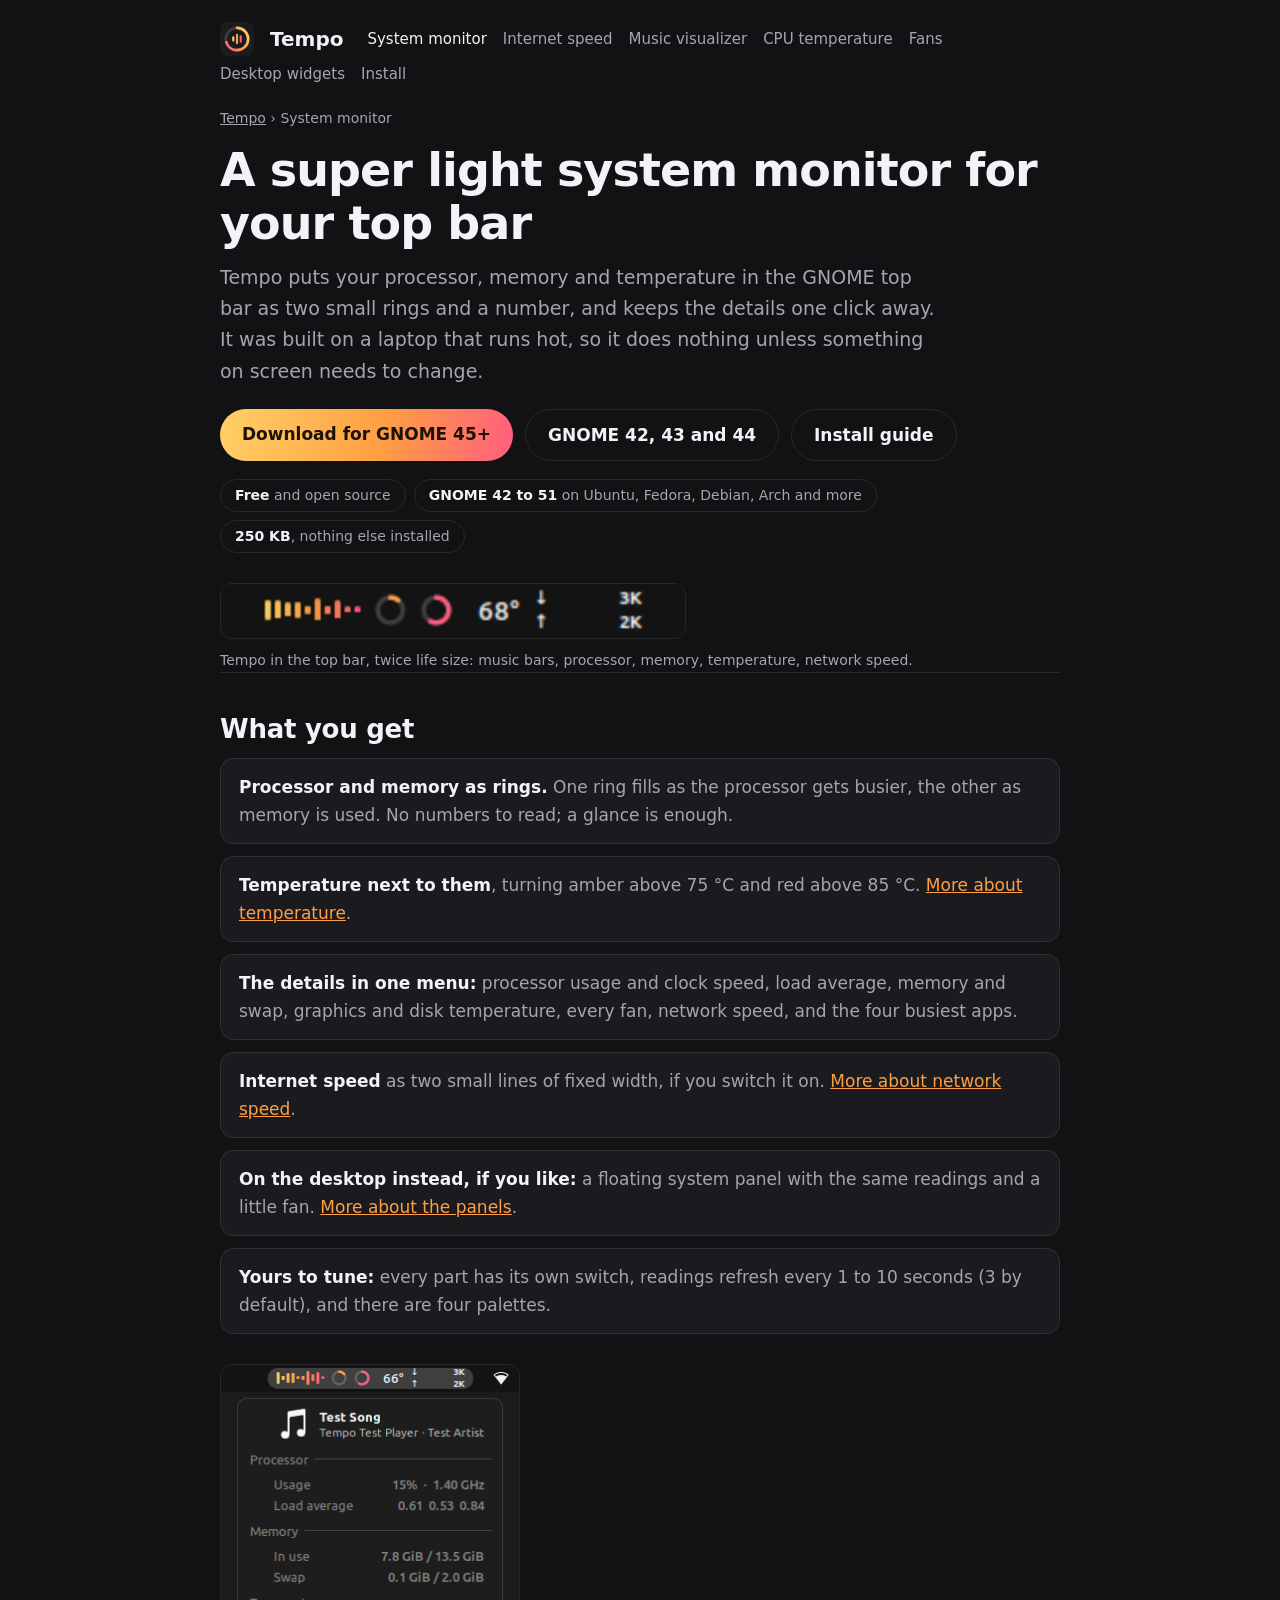
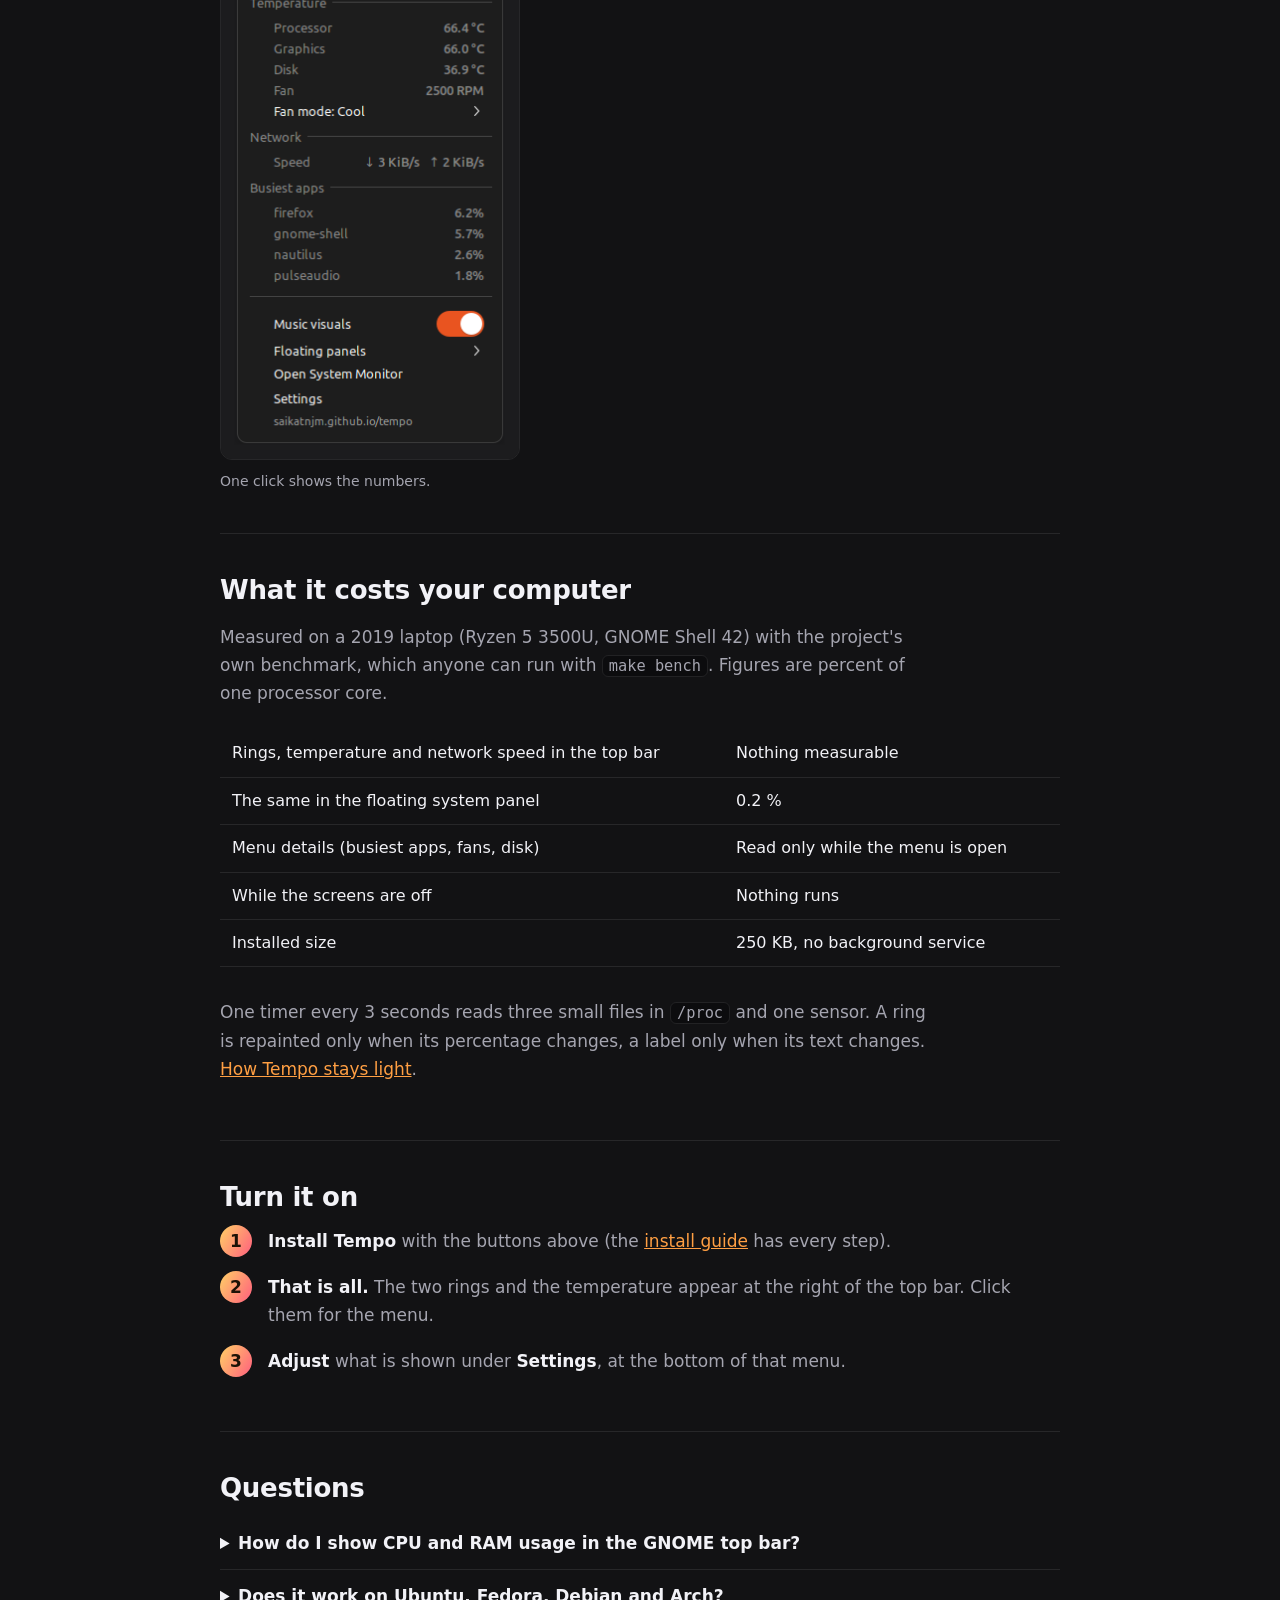
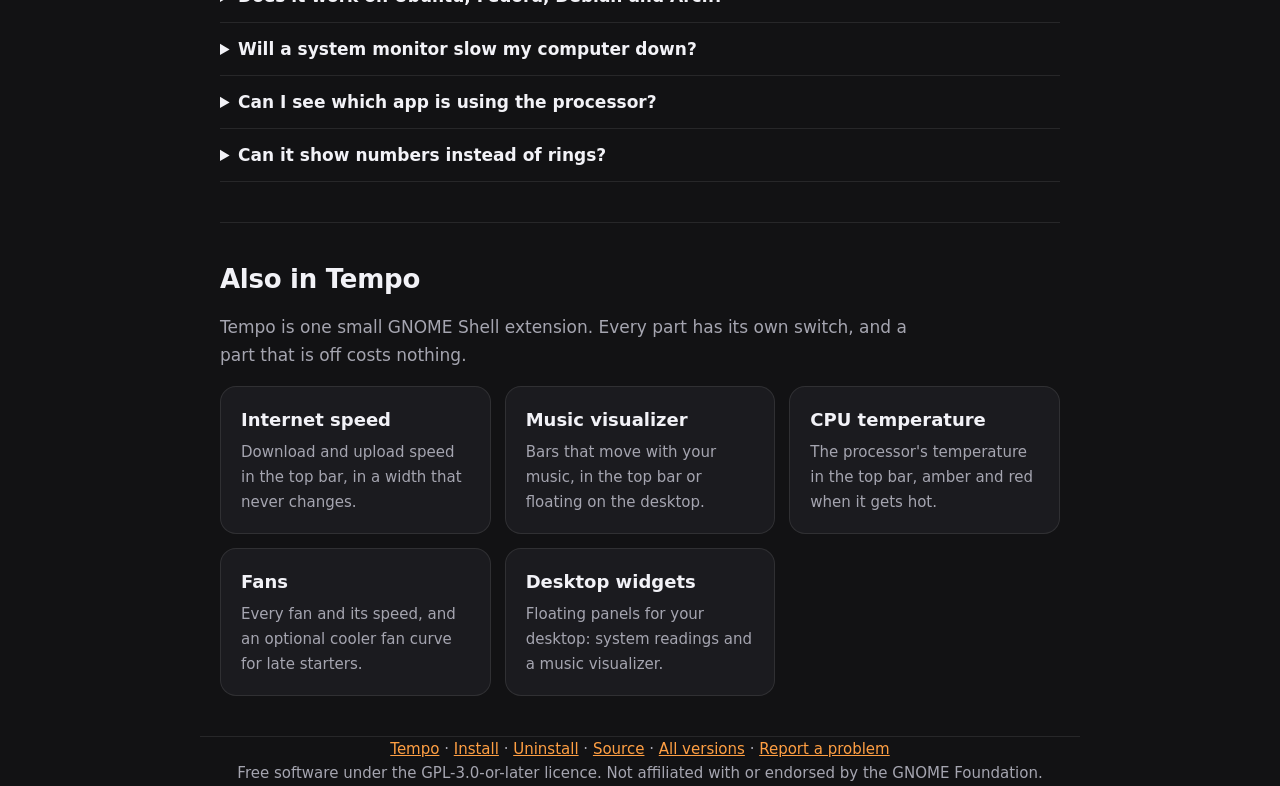
<file: docs/system-monitor.html>
<!doctype html>
<html lang="en">
<head>
<meta charset="utf-8">
<meta name="viewport" content="width=device-width, initial-scale=1">
<title>Lightweight system monitor for the GNOME top bar | Tempo</title>
<meta name="description" content="Tempo is a super light system monitor for GNOME on Linux: CPU and memory rings, temperature and network speed in the top bar, at no measurable processor cost.">
<meta name="google-site-verification" content="RF5trxrdZtkytEnmTEsT2Wl1QqtxB0JtmKpjnZm3wFc">
<link rel="canonical" href="https://saikatnjm.github.io/tempo/system-monitor.html">
<meta property="og:type" content="website">
<meta property="og:site_name" content="Tempo">
<meta property="og:title" content="Lightweight system monitor for the GNOME top bar | Tempo">
<meta property="og:description" content="Tempo is a super light system monitor for GNOME on Linux: CPU and memory rings, temperature and network speed in the top bar, at no measurable processor cost.">
<meta property="og:url" content="https://saikatnjm.github.io/tempo/system-monitor.html">
<meta property="og:image" content="https://saikatnjm.github.io/tempo/assets/social-card.png">
<meta property="og:image:width" content="1200">
<meta property="og:image:height" content="630">
<meta property="og:image:alt" content="Tempo: a super light system monitor for the GNOME top bar">
<meta name="twitter:card" content="summary_large_image">
<link rel="icon" type="image/svg+xml" href="assets/logo.svg">
<link rel="stylesheet" href="assets/site.css">
<script type="application/ld+json">
{
 "@context": "https://schema.org",
 "@graph": [
  {
   "@type": "SoftwareApplication",
   "name": "Tempo",
   "description": "A super light system monitor for the GNOME top bar on Linux: CPU and memory rings, temperature, internet speed and fans, with a music visualizer and desktop widgets when you want them.",
   "applicationCategory": "UtilitiesApplication",
   "applicationSubCategory": "System monitor",
   "operatingSystem": "Linux with the GNOME desktop (GNOME Shell 42 to 51)",
   "softwareVersion": "1.3.0",
   "offers": {
    "@type": "Offer",
    "price": "0",
    "priceCurrency": "USD"
   },
   "isAccessibleForFree": true,
   "license": "https://www.gnu.org/licenses/gpl-3.0.html",
   "url": "https://saikatnjm.github.io/tempo/",
   "downloadUrl": "https://github.com/saikatnjm/tempo/releases/latest",
   "codeRepository": "https://github.com/saikatnjm/tempo",
   "image": "https://saikatnjm.github.io/tempo/assets/social-card.png",
   "screenshot": "https://saikatnjm.github.io/tempo/assets/float-both.png"
  },
  {
   "@type": "BreadcrumbList",
   "itemListElement": [
    {
     "@type": "ListItem",
     "position": 1,
     "name": "Tempo",
     "item": "https://saikatnjm.github.io/tempo/"
    },
    {
     "@type": "ListItem",
     "position": 2,
     "name": "System monitor",
     "item": "https://saikatnjm.github.io/tempo/system-monitor.html"
    }
   ]
  },
  {
   "@type": "FAQPage",
   "mainEntity": [
    {
     "@type": "Question",
     "name": "How do I show CPU and RAM usage in the GNOME top bar?",
     "acceptedAnswer": {
      "@type": "Answer",
      "text": "Install Tempo. Two rings appear at the right of the top bar: one fills with processor use, the other with memory use. Click them for the exact numbers."
     }
    },
    {
     "@type": "Question",
     "name": "Does it work on Ubuntu, Fedora, Debian and Arch?",
     "acceptedAnswer": {
      "@type": "Answer",
      "text": "Yes. Tempo is a GNOME Shell extension, so it runs on any distribution with the GNOME desktop, versions 42 to 51: Ubuntu 22.04 to 26.10, Fedora, Debian 12 and 13, Arch, openSUSE and others. It does not run on KDE Plasma, Xfce or Cinnamon."
     }
    },
    {
     "@type": "Question",
     "name": "Will a system monitor slow my computer down?",
     "acceptedAnswer": {
      "@type": "Answer",
      "text": "This one was measured so that it does not: the rings, temperature and network speed add no measurable processor load. One timer every 3 seconds reads three small files, and nothing is redrawn unless a value changed."
     }
    },
    {
     "@type": "Question",
     "name": "Can I see which app is using the processor?",
     "acceptedAnswer": {
      "@type": "Answer",
      "text": "Yes. The menu lists the four busiest apps. They are only measured while the menu is open."
     }
    },
    {
     "@type": "Question",
     "name": "Can it show numbers instead of rings?",
     "acceptedAnswer": {
      "@type": "Answer",
      "text": "The numbers are one click away in the menu, and the floating system panel shows the percentages all the time. The top bar itself stays calm on purpose."
     }
    }
   ]
  }
 ]
}
</script>
</head>
<body>
<!-- Made by tools/site.py. Change the texts there, not here. -->
<div class="wrap">
<nav aria-label="Tempo">
  <img src="assets/logo.svg" alt="" width="34" height="34">
  <a class="home" href="./">Tempo</a>
  <a href="system-monitor.html" aria-current="page">System monitor</a>
  <a href="network-speed.html">Internet speed</a>
  <a href="music-visualizer.html">Music visualizer</a>
  <a href="cpu-temperature.html">CPU temperature</a>
  <a href="fan-control.html">Fans</a>
  <a href="desktop-widgets.html">Desktop widgets</a>
  <a href="install.html">Install</a>
</nav>
<p class="crumbs"><a href="./">Tempo</a> › System monitor</p>

<h1>A super light system monitor for your top bar</h1>
<p class="lead">Tempo puts your processor, memory and temperature in the GNOME top bar as two small rings and a number, and keeps the details one click away. It was built on a laptop that runs hot, so it does nothing unless something on screen needs to change.</p>
<div class="buttons">
  <a class="button primary" href="https://github.com/saikatnjm/tempo/releases/latest/download/tempo-gnome45-plus.shell-extension.zip">Download for GNOME 45+</a>
  <a class="button" href="https://github.com/saikatnjm/tempo/releases/latest/download/tempo-gnome42-44.shell-extension.zip">GNOME 42, 43 and 44</a>
  <a class="button" href="install.html">Install guide</a>
</div>
<ul class="facts">
  <li><b>Free</b> and open source</li>
  <li><b>GNOME 42 to 51</b> on Ubuntu, Fedora, Debian, Arch and more</li>
  <li><b>250 KB</b>, nothing else installed</li>
</ul>
<figure><img src="assets/bar-ember.png" width="466" alt="Tempo in the top bar: music bars, a processor ring, a memory ring, the temperature and the network speed"><figcaption>Tempo in the top bar, twice life size: music bars, processor, memory, temperature, network speed.</figcaption></figure>

<section>
  <h2>What you get</h2>
  <ul class="points">
    <li><b>Processor and memory as rings.</b> One ring fills as the processor gets busier, the other as memory is used. No numbers to read; a glance is enough.</li>
    <li><b>Temperature next to them</b>, turning amber above 75 °C and red above 85 °C. <a href="cpu-temperature.html">More about temperature</a>.</li>
    <li><b>The details in one menu:</b> processor usage and clock speed, load average, memory and swap, graphics and disk temperature, every fan, network speed, and the four busiest apps.</li>
    <li><b>Internet speed</b> as two small lines of fixed width, if you switch it on. <a href="network-speed.html">More about network speed</a>.</li>
    <li><b>On the desktop instead, if you like:</b> a floating system panel with the same readings and a little fan. <a href="desktop-widgets.html">More about the panels</a>.</li>
    <li><b>Yours to tune:</b> every part has its own switch, readings refresh every 1 to 10 seconds (3 by default), and there are four palettes.</li>
  </ul>
  <div class="pair">
<figure><img src="assets/menu.png" width="300" alt="Tempo&#x27;s menu: processor, memory, temperature, fan, network and the busiest apps" loading="lazy"><figcaption>One click shows the numbers.</figcaption></figure>
</div>
</section>

<section>
  <h2>What it costs your computer</h2>
  <p>Measured on a 2019 laptop (Ryzen 5 3500U, GNOME Shell 42) with the project's own benchmark, which anyone can run with <code>make bench</code>. Figures are percent of one processor core.</p>
  <div class="scroll">
  <table>
    <tbody>
      <tr><td>Rings, temperature and network speed in the top bar</td><td>Nothing measurable</td></tr>
      <tr><td>The same in the floating system panel</td><td>0.2 %</td></tr>
      <tr><td>Menu details (busiest apps, fans, disk)</td><td>Read only while the menu is open</td></tr>
      <tr><td>While the screens are off</td><td>Nothing runs</td></tr>
      <tr><td>Installed size</td><td>250 KB, no background service</td></tr>
    </tbody>
  </table>
  </div>
  <p>One timer every 3 seconds reads three small files in <code>/proc</code> and one sensor. A ring is repainted only when its percentage changes, a label only when its text changes. <a href="./#light">How Tempo stays light</a>.</p>
</section>

<section>
  <h2>Turn it on</h2>
  <ol class="steps">
    <li><b>Install Tempo</b> with the buttons above (the <a href="install.html">install guide</a> has every step).</li>
    <li><b>That is all.</b> The two rings and the temperature appear at the right of the top bar. Click them for the menu.</li>
    <li><b>Adjust</b> what is shown under <b>Settings</b>, at the bottom of that menu.</li>
  </ol>
</section>

<section>
  <h2>Questions</h2>
  <details><summary>How do I show CPU and RAM usage in the GNOME top bar?</summary><p>Install Tempo. Two rings appear at the right of the top bar: one fills with processor use, the other with memory use. Click them for the exact numbers.</p></details>
  <details><summary>Does it work on Ubuntu, Fedora, Debian and Arch?</summary><p>Yes. Tempo is a GNOME Shell extension, so it runs on any distribution with the GNOME desktop, versions 42 to 51: Ubuntu 22.04 to 26.10, Fedora, Debian 12 and 13, Arch, openSUSE and others. It does not run on KDE Plasma, Xfce or Cinnamon.</p></details>
  <details><summary>Will a system monitor slow my computer down?</summary><p>This one was measured so that it does not: the rings, temperature and network speed add no measurable processor load. One timer every 3 seconds reads three small files, and nothing is redrawn unless a value changed.</p></details>
  <details><summary>Can I see which app is using the processor?</summary><p>Yes. The menu lists the four busiest apps. They are only measured while the menu is open.</p></details>
  <details><summary>Can it show numbers instead of rings?</summary><p>The numbers are one click away in the menu, and the floating system panel shows the percentages all the time. The top bar itself stays calm on purpose.</p></details>
</section>

<section>
  <h2>Also in Tempo</h2>
  <p>Tempo is one small GNOME Shell extension. Every part has its own switch, and a part that is off costs nothing.</p>
  <div class="grid">
    <a class="card" href="network-speed.html"><h3>Internet speed</h3><p>Download and upload speed in the top bar, in a width that never changes.</p></a>
    <a class="card" href="music-visualizer.html"><h3>Music visualizer</h3><p>Bars that move with your music, in the top bar or floating on the desktop.</p></a>
    <a class="card" href="cpu-temperature.html"><h3>CPU temperature</h3><p>The processor&#x27;s temperature in the top bar, amber and red when it gets hot.</p></a>
    <a class="card" href="fan-control.html"><h3>Fans</h3><p>Every fan and its speed, and an optional cooler fan curve for late starters.</p></a>
    <a class="card" href="desktop-widgets.html"><h3>Desktop widgets</h3><p>Floating panels for your desktop: system readings and a music visualizer.</p></a>
  </div>
</section>
</div>

<footer class="wrap">
  <a href="./">Tempo</a> ·
  <a href="install.html">Install</a> ·
  <a href="install.html#uninstall">Uninstall</a> ·
  <a href="https://github.com/saikatnjm/tempo">Source</a> ·
  <a href="install.html#versions">All versions</a> ·
  <a href="https://github.com/saikatnjm/tempo/issues">Report a problem</a><br>
  Free software under the GPL-3.0-or-later licence. Not affiliated with or endorsed by the GNOME Foundation.
</footer>
</body>
</html>
</file>
<file: docs/assets/site.css>
/* Shared by Tempo's feature pages (made by tools/site.py). The home page and the install guide
   carry their own styles; the colours and shapes here match theirs. */
:root {
  --bg: #121214; --surface: #1b1b1f; --line: rgba(255, 255, 255, .09);
  --text: #f2f2f7; --muted: #a5a5b0;
  --p1: #ffd166; --p2: #ff9f43; --p3: #ff5e7e;
}
* { box-sizing: border-box; }
html { scroll-behavior: smooth; }
body {
  margin: 0; background: var(--bg); color: var(--text);
  font: 17px/1.65 Inter, system-ui, -apple-system, "Segoe UI", Roboto, Ubuntu, Cantarell, sans-serif;
}
a { color: var(--p2); }
img { max-width: 100%; height: auto; }
.wrap { max-width: 880px; margin: 0 auto; padding: 0 20px; }

nav { display: flex; align-items: center; gap: 6px 16px; padding: 22px 0 6px; flex-wrap: wrap; }
nav img { width: 34px; height: 34px; }
nav a { color: var(--muted); text-decoration: none; font-size: 15px; }
nav a:hover, nav a[aria-current="page"] { color: var(--text); }
nav a.home { color: var(--text); font-weight: 700; font-size: 20px; margin-right: 8px; }
nav .spacer { flex: 1; }
.crumbs { color: var(--muted); font-size: 14px; margin: 14px 0 0; }
.crumbs a { color: var(--muted); }

h1 { font-size: clamp(32px, 6vw, 46px); line-height: 1.15; margin: 14px 0 12px; letter-spacing: -.02em; }
h2 { font-size: 26px; line-height: 1.25; margin: 0 0 12px; letter-spacing: -.01em; }
h3 { font-size: 18px; margin: 0 0 6px; }
.lead { color: var(--muted); font-size: 19px; margin: 0 0 22px; max-width: 720px; }
section { padding: 40px 0; border-top: 1px solid var(--line); }
section > p { color: var(--muted); max-width: 720px; }

.buttons { display: flex; gap: 12px; flex-wrap: wrap; margin: 18px 0 8px; }
.button {
  display: inline-block; padding: 11px 22px; border-radius: 999px; font-weight: 600;
  text-decoration: none; border: 1px solid var(--line); color: var(--text);
}
.button.primary { background: linear-gradient(100deg, var(--p1), var(--p2) 55%, var(--p3)); color: #1c1206; border: 0; }
.note { color: var(--muted); font-size: 15px; }

.facts { display: flex; flex-wrap: wrap; gap: 8px; padding: 0; margin: 18px 0 0; list-style: none; }
.facts li { border: 1px solid var(--line); border-radius: 999px; padding: 4px 14px; font-size: 14px; color: var(--muted); }
.facts b { color: var(--text); }

figure { margin: 30px 0 0; }
figure img { border-radius: 12px; border: 1px solid var(--line); display: block; }
figcaption { color: var(--muted); font-size: 14px; margin-top: 10px; }
.pair { display: grid; grid-template-columns: repeat(auto-fit, minmax(260px, 1fr)); gap: 16px; align-items: start; }

ul.points { padding: 0; margin: 0; list-style: none; display: grid; gap: 12px; }
ul.points li { background: var(--surface); border: 1px solid var(--line); border-radius: 14px; padding: 14px 18px; color: var(--muted); }
ul.points b { color: var(--text); }

table { width: 100%; border-collapse: collapse; font-size: 16px; margin: 6px 0 14px; }
th, td { text-align: left; padding: 10px 12px; border-bottom: 1px solid var(--line); vertical-align: top; }
th { color: var(--muted); font-weight: 600; }
td:first-child { width: 60%; }
.scroll { overflow-x: auto; }

ol.steps { padding-left: 0; list-style: none; counter-reset: step; margin: 0; }
ol.steps > li { counter-increment: step; position: relative; padding: 2px 0 16px 48px; color: var(--muted); }
ol.steps > li b { color: var(--text); }
ol.steps > li::before {
  content: counter(step); position: absolute; left: 0; top: 0; width: 32px; height: 32px; border-radius: 50%;
  background: linear-gradient(120deg, var(--p1), var(--p3)); color: #1c1206; font-weight: 700;
  display: flex; align-items: center; justify-content: center;
}
code { font-family: ui-monospace, "JetBrains Mono", "DejaVu Sans Mono", Menlo, monospace; }
p code, li code, td code {
  background: #0c0c0e; border: 1px solid var(--line); border-radius: 6px; padding: 1px 6px; font-size: .9em;
  overflow-wrap: anywhere;
}

details { border-bottom: 1px solid var(--line); padding: 12px 0; }
summary { cursor: pointer; font-weight: 600; }
details p { color: var(--muted); margin: 8px 0 0; }

.grid { display: grid; grid-template-columns: repeat(auto-fit, minmax(240px, 1fr)); gap: 14px; }
a.card { display: block; background: var(--surface); border: 1px solid var(--line); border-radius: 16px; padding: 18px 20px; text-decoration: none; color: var(--text); }
a.card:hover { border-color: rgba(255, 255, 255, .25); }
a.card p { margin: 0; color: var(--muted); font-size: 15px; }

footer { color: var(--muted); font-size: 15px; padding: 36px 0 60px; border-top: 1px solid var(--line); text-align: center; }
</file>
